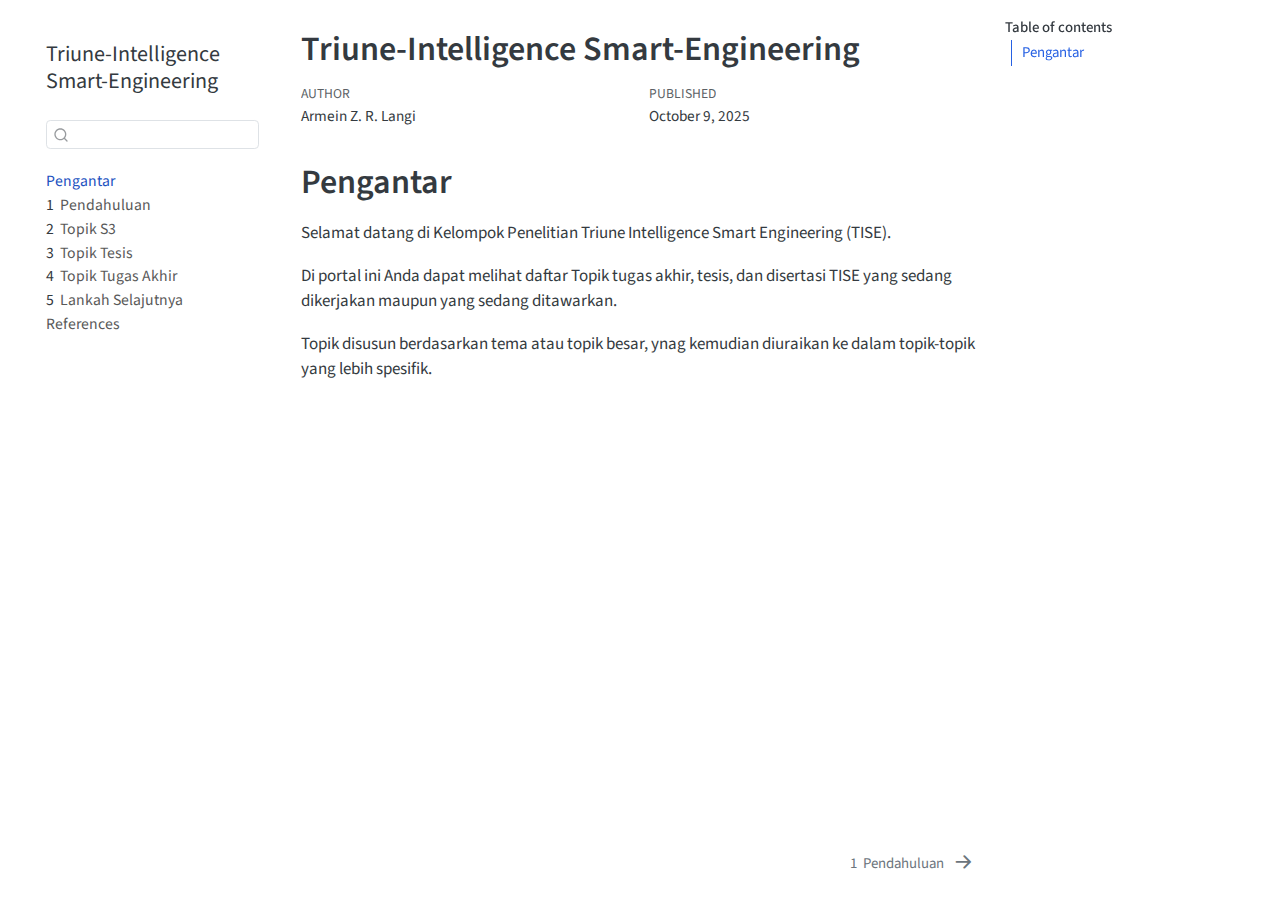
<file: docs/index.html>
<!DOCTYPE html>
<html xmlns="http://www.w3.org/1999/xhtml" lang="en" xml:lang="en"><head>

<meta charset="utf-8">
<meta name="generator" content="quarto-1.8.24">

<meta name="viewport" content="width=device-width, initial-scale=1.0, user-scalable=yes">

<meta name="author" content="Armein Z. R. Langi">
<meta name="dcterms.date" content="2025-10-09">

<title>Triune-Intelligence Smart-Engineering</title>
<style>
code{white-space: pre-wrap;}
span.smallcaps{font-variant: small-caps;}
div.columns{display: flex; gap: min(4vw, 1.5em);}
div.column{flex: auto; overflow-x: auto;}
div.hanging-indent{margin-left: 1.5em; text-indent: -1.5em;}
ul.task-list{list-style: none;}
ul.task-list li input[type="checkbox"] {
  width: 0.8em;
  margin: 0 0.8em 0.2em -1em; /* quarto-specific, see https://github.com/quarto-dev/quarto-cli/issues/4556 */ 
  vertical-align: middle;
}
</style>


<script src="site_libs/quarto-nav/quarto-nav.js"></script>
<script src="site_libs/quarto-nav/headroom.min.js"></script>
<script src="site_libs/clipboard/clipboard.min.js"></script>
<script src="site_libs/quarto-search/autocomplete.umd.js"></script>
<script src="site_libs/quarto-search/fuse.min.js"></script>
<script src="site_libs/quarto-search/quarto-search.js"></script>
<meta name="quarto:offset" content="./">
<link href="./intro.html" rel="next">
<script src="site_libs/quarto-html/quarto.js" type="module"></script>
<script src="site_libs/quarto-html/tabsets/tabsets.js" type="module"></script>
<script src="site_libs/quarto-html/axe/axe-check.js" type="module"></script>
<script src="site_libs/quarto-html/popper.min.js"></script>
<script src="site_libs/quarto-html/tippy.umd.min.js"></script>
<script src="site_libs/quarto-html/anchor.min.js"></script>
<link href="site_libs/quarto-html/tippy.css" rel="stylesheet">
<link href="site_libs/quarto-html/quarto-syntax-highlighting-dc55a5b9e770e841cd82e46aadbfb9b0.css" rel="stylesheet" id="quarto-text-highlighting-styles">
<script src="site_libs/bootstrap/bootstrap.min.js"></script>
<link href="site_libs/bootstrap/bootstrap-icons.css" rel="stylesheet">
<link href="site_libs/bootstrap/bootstrap-70a47bd5681a7291082a5b9f83d58762.min.css" rel="stylesheet" append-hash="true" id="quarto-bootstrap" data-mode="light">
<script id="quarto-search-options" type="application/json">{
  "location": "sidebar",
  "copy-button": false,
  "collapse-after": 3,
  "panel-placement": "start",
  "type": "textbox",
  "limit": 50,
  "keyboard-shortcut": [
    "f",
    "/",
    "s"
  ],
  "show-item-context": false,
  "language": {
    "search-no-results-text": "No results",
    "search-matching-documents-text": "matching documents",
    "search-copy-link-title": "Copy link to search",
    "search-hide-matches-text": "Hide additional matches",
    "search-more-match-text": "more match in this document",
    "search-more-matches-text": "more matches in this document",
    "search-clear-button-title": "Clear",
    "search-text-placeholder": "",
    "search-detached-cancel-button-title": "Cancel",
    "search-submit-button-title": "Submit",
    "search-label": "Search"
  }
}</script>


</head>

<body class="nav-sidebar floating quarto-light">

<div id="quarto-search-results"></div>
  <header id="quarto-header" class="headroom fixed-top">
  <nav class="quarto-secondary-nav">
    <div class="container-fluid d-flex">
      <button type="button" class="quarto-btn-toggle btn" data-bs-toggle="collapse" role="button" data-bs-target=".quarto-sidebar-collapse-item" aria-controls="quarto-sidebar" aria-expanded="false" aria-label="Toggle sidebar navigation" onclick="if (window.quartoToggleHeadroom) { window.quartoToggleHeadroom(); }">
        <i class="bi bi-layout-text-sidebar-reverse"></i>
      </button>
        <nav class="quarto-page-breadcrumbs" aria-label="breadcrumb"><ol class="breadcrumb"><li class="breadcrumb-item"><a href="./index.html">Pengantar</a></li></ol></nav>
        <a class="flex-grow-1" role="navigation" data-bs-toggle="collapse" data-bs-target=".quarto-sidebar-collapse-item" aria-controls="quarto-sidebar" aria-expanded="false" aria-label="Toggle sidebar navigation" onclick="if (window.quartoToggleHeadroom) { window.quartoToggleHeadroom(); }">      
        </a>
      <button type="button" class="btn quarto-search-button" aria-label="Search" onclick="window.quartoOpenSearch();">
        <i class="bi bi-search"></i>
      </button>
    </div>
  </nav>
</header>
<!-- content -->
<div id="quarto-content" class="quarto-container page-columns page-rows-contents page-layout-article">
<!-- sidebar -->
  <nav id="quarto-sidebar" class="sidebar collapse collapse-horizontal quarto-sidebar-collapse-item sidebar-navigation floating overflow-auto">
    <div class="pt-lg-2 mt-2 text-left sidebar-header sidebar-header-stacked">
      <a href="./index.html" class="sidebar-logo-link">
      </a>
    <div class="sidebar-title mb-0 py-0">
      <a href="./">Triune-Intelligence Smart-Engineering</a> 
    </div>
      </div>
        <div class="mt-2 flex-shrink-0 align-items-center">
        <div class="sidebar-search">
        <div id="quarto-search" class="" title="Search"></div>
        </div>
        </div>
    <div class="sidebar-menu-container"> 
    <ul class="list-unstyled mt-1">
        <li class="sidebar-item">
  <div class="sidebar-item-container"> 
  <a href="./index.html" class="sidebar-item-text sidebar-link active">
 <span class="menu-text">Pengantar</span></a>
  </div>
</li>
        <li class="sidebar-item">
  <div class="sidebar-item-container"> 
  <a href="./intro.html" class="sidebar-item-text sidebar-link">
 <span class="menu-text"><span class="chapter-number">1</span>&nbsp; <span class="chapter-title">Pendahuluan</span></span></a>
  </div>
</li>
        <li class="sidebar-item">
  <div class="sidebar-item-container"> 
  <a href="./topik-s3.html" class="sidebar-item-text sidebar-link">
 <span class="menu-text"><span class="chapter-number">2</span>&nbsp; <span class="chapter-title">Topik S3</span></span></a>
  </div>
</li>
        <li class="sidebar-item">
  <div class="sidebar-item-container"> 
  <a href="./topik-s2.html" class="sidebar-item-text sidebar-link">
 <span class="menu-text"><span class="chapter-number">3</span>&nbsp; <span class="chapter-title">Topik Tesis</span></span></a>
  </div>
</li>
        <li class="sidebar-item">
  <div class="sidebar-item-container"> 
  <a href="./topik-s1.html" class="sidebar-item-text sidebar-link">
 <span class="menu-text"><span class="chapter-number">4</span>&nbsp; <span class="chapter-title">Topik Tugas Akhir</span></span></a>
  </div>
</li>
        <li class="sidebar-item">
  <div class="sidebar-item-container"> 
  <a href="./summary.html" class="sidebar-item-text sidebar-link">
 <span class="menu-text"><span class="chapter-number">5</span>&nbsp; <span class="chapter-title">Lankah Selajutnya</span></span></a>
  </div>
</li>
        <li class="sidebar-item">
  <div class="sidebar-item-container"> 
  <a href="./references.html" class="sidebar-item-text sidebar-link">
 <span class="menu-text">References</span></a>
  </div>
</li>
    </ul>
    </div>
</nav>
<div id="quarto-sidebar-glass" class="quarto-sidebar-collapse-item" data-bs-toggle="collapse" data-bs-target=".quarto-sidebar-collapse-item"></div>
<!-- margin-sidebar -->
    <div id="quarto-margin-sidebar" class="sidebar margin-sidebar">
        <nav id="TOC" role="doc-toc" class="toc-active">
    <h2 id="toc-title">Table of contents</h2>
   
  <ul>
  <li><a href="#pengantar" id="toc-pengantar" class="nav-link active" data-scroll-target="#pengantar">Pengantar</a></li>
  </ul>
</nav>
    </div>
<!-- main -->
<main class="content" id="quarto-document-content">

<header id="title-block-header" class="quarto-title-block default">
<div class="quarto-title">
<h1 class="title">Triune-Intelligence Smart-Engineering</h1>
</div>



<div class="quarto-title-meta">

    <div>
    <div class="quarto-title-meta-heading">Author</div>
    <div class="quarto-title-meta-contents">
             <p>Armein Z. R. Langi </p>
          </div>
  </div>
    
    <div>
    <div class="quarto-title-meta-heading">Published</div>
    <div class="quarto-title-meta-contents">
      <p class="date">October 9, 2025</p>
    </div>
  </div>
  
    
  </div>
  


</header>


<section id="pengantar" class="level1 unnumbered">
<h1 class="unnumbered">Pengantar</h1>
<p>Selamat datang di Kelompok Penelitian Triune Intelligence Smart Engineering (TISE).</p>
<p>Di portal ini Anda dapat melihat daftar Topik tugas akhir, tesis, dan disertasi TISE yang sedang dikerjakan maupun yang sedang ditawarkan.</p>
<p>Topik disusun berdasarkan tema atau topik besar, ynag kemudian diuraikan ke dalam topik-topik yang lebih spesifik.</p>


</section>

</main> <!-- /main -->
<script id="quarto-html-after-body" type="application/javascript">
  window.document.addEventListener("DOMContentLoaded", function (event) {
    const icon = "";
    const anchorJS = new window.AnchorJS();
    anchorJS.options = {
      placement: 'right',
      icon: icon
    };
    anchorJS.add('.anchored');
    const isCodeAnnotation = (el) => {
      for (const clz of el.classList) {
        if (clz.startsWith('code-annotation-')) {                     
          return true;
        }
      }
      return false;
    }
    const onCopySuccess = function(e) {
      // button target
      const button = e.trigger;
      // don't keep focus
      button.blur();
      // flash "checked"
      button.classList.add('code-copy-button-checked');
      var currentTitle = button.getAttribute("title");
      button.setAttribute("title", "Copied!");
      let tooltip;
      if (window.bootstrap) {
        button.setAttribute("data-bs-toggle", "tooltip");
        button.setAttribute("data-bs-placement", "left");
        button.setAttribute("data-bs-title", "Copied!");
        tooltip = new bootstrap.Tooltip(button, 
          { trigger: "manual", 
            customClass: "code-copy-button-tooltip",
            offset: [0, -8]});
        tooltip.show();    
      }
      setTimeout(function() {
        if (tooltip) {
          tooltip.hide();
          button.removeAttribute("data-bs-title");
          button.removeAttribute("data-bs-toggle");
          button.removeAttribute("data-bs-placement");
        }
        button.setAttribute("title", currentTitle);
        button.classList.remove('code-copy-button-checked');
      }, 1000);
      // clear code selection
      e.clearSelection();
    }
    const getTextToCopy = function(trigger) {
      const outerScaffold = trigger.parentElement.cloneNode(true);
      const codeEl = outerScaffold.querySelector('code');
      for (const childEl of codeEl.children) {
        if (isCodeAnnotation(childEl)) {
          childEl.remove();
        }
      }
      return codeEl.innerText;
    }
    const clipboard = new window.ClipboardJS('.code-copy-button:not([data-in-quarto-modal])', {
      text: getTextToCopy
    });
    clipboard.on('success', onCopySuccess);
    if (window.document.getElementById('quarto-embedded-source-code-modal')) {
      const clipboardModal = new window.ClipboardJS('.code-copy-button[data-in-quarto-modal]', {
        text: getTextToCopy,
        container: window.document.getElementById('quarto-embedded-source-code-modal')
      });
      clipboardModal.on('success', onCopySuccess);
    }
      var localhostRegex = new RegExp(/^(?:http|https):\/\/localhost\:?[0-9]*\//);
      var mailtoRegex = new RegExp(/^mailto:/);
        var filterRegex = new RegExp('/' + window.location.host + '/');
      var isInternal = (href) => {
          return filterRegex.test(href) || localhostRegex.test(href) || mailtoRegex.test(href);
      }
      // Inspect non-navigation links and adorn them if external
     var links = window.document.querySelectorAll('a[href]:not(.nav-link):not(.navbar-brand):not(.toc-action):not(.sidebar-link):not(.sidebar-item-toggle):not(.pagination-link):not(.no-external):not([aria-hidden]):not(.dropdown-item):not(.quarto-navigation-tool):not(.about-link)');
      for (var i=0; i<links.length; i++) {
        const link = links[i];
        if (!isInternal(link.href)) {
          // undo the damage that might have been done by quarto-nav.js in the case of
          // links that we want to consider external
          if (link.dataset.originalHref !== undefined) {
            link.href = link.dataset.originalHref;
          }
        }
      }
    function tippyHover(el, contentFn, onTriggerFn, onUntriggerFn) {
      const config = {
        allowHTML: true,
        maxWidth: 500,
        delay: 100,
        arrow: false,
        appendTo: function(el) {
            return el.parentElement;
        },
        interactive: true,
        interactiveBorder: 10,
        theme: 'quarto',
        placement: 'bottom-start',
      };
      if (contentFn) {
        config.content = contentFn;
      }
      if (onTriggerFn) {
        config.onTrigger = onTriggerFn;
      }
      if (onUntriggerFn) {
        config.onUntrigger = onUntriggerFn;
      }
      window.tippy(el, config); 
    }
    const noterefs = window.document.querySelectorAll('a[role="doc-noteref"]');
    for (var i=0; i<noterefs.length; i++) {
      const ref = noterefs[i];
      tippyHover(ref, function() {
        // use id or data attribute instead here
        let href = ref.getAttribute('data-footnote-href') || ref.getAttribute('href');
        try { href = new URL(href).hash; } catch {}
        const id = href.replace(/^#\/?/, "");
        const note = window.document.getElementById(id);
        if (note) {
          return note.innerHTML;
        } else {
          return "";
        }
      });
    }
    const xrefs = window.document.querySelectorAll('a.quarto-xref');
    const processXRef = (id, note) => {
      // Strip column container classes
      const stripColumnClz = (el) => {
        el.classList.remove("page-full", "page-columns");
        if (el.children) {
          for (const child of el.children) {
            stripColumnClz(child);
          }
        }
      }
      stripColumnClz(note)
      if (id === null || id.startsWith('sec-')) {
        // Special case sections, only their first couple elements
        const container = document.createElement("div");
        if (note.children && note.children.length > 2) {
          container.appendChild(note.children[0].cloneNode(true));
          for (let i = 1; i < note.children.length; i++) {
            const child = note.children[i];
            if (child.tagName === "P" && child.innerText === "") {
              continue;
            } else {
              container.appendChild(child.cloneNode(true));
              break;
            }
          }
          if (window.Quarto?.typesetMath) {
            window.Quarto.typesetMath(container);
          }
          return container.innerHTML
        } else {
          if (window.Quarto?.typesetMath) {
            window.Quarto.typesetMath(note);
          }
          return note.innerHTML;
        }
      } else {
        // Remove any anchor links if they are present
        const anchorLink = note.querySelector('a.anchorjs-link');
        if (anchorLink) {
          anchorLink.remove();
        }
        if (window.Quarto?.typesetMath) {
          window.Quarto.typesetMath(note);
        }
        if (note.classList.contains("callout")) {
          return note.outerHTML;
        } else {
          return note.innerHTML;
        }
      }
    }
    for (var i=0; i<xrefs.length; i++) {
      const xref = xrefs[i];
      tippyHover(xref, undefined, function(instance) {
        instance.disable();
        let url = xref.getAttribute('href');
        let hash = undefined; 
        if (url.startsWith('#')) {
          hash = url;
        } else {
          try { hash = new URL(url).hash; } catch {}
        }
        if (hash) {
          const id = hash.replace(/^#\/?/, "");
          const note = window.document.getElementById(id);
          if (note !== null) {
            try {
              const html = processXRef(id, note.cloneNode(true));
              instance.setContent(html);
            } finally {
              instance.enable();
              instance.show();
            }
          } else {
            // See if we can fetch this
            fetch(url.split('#')[0])
            .then(res => res.text())
            .then(html => {
              const parser = new DOMParser();
              const htmlDoc = parser.parseFromString(html, "text/html");
              const note = htmlDoc.getElementById(id);
              if (note !== null) {
                const html = processXRef(id, note);
                instance.setContent(html);
              } 
            }).finally(() => {
              instance.enable();
              instance.show();
            });
          }
        } else {
          // See if we can fetch a full url (with no hash to target)
          // This is a special case and we should probably do some content thinning / targeting
          fetch(url)
          .then(res => res.text())
          .then(html => {
            const parser = new DOMParser();
            const htmlDoc = parser.parseFromString(html, "text/html");
            const note = htmlDoc.querySelector('main.content');
            if (note !== null) {
              // This should only happen for chapter cross references
              // (since there is no id in the URL)
              // remove the first header
              if (note.children.length > 0 && note.children[0].tagName === "HEADER") {
                note.children[0].remove();
              }
              const html = processXRef(null, note);
              instance.setContent(html);
            } 
          }).finally(() => {
            instance.enable();
            instance.show();
          });
        }
      }, function(instance) {
      });
    }
        let selectedAnnoteEl;
        const selectorForAnnotation = ( cell, annotation) => {
          let cellAttr = 'data-code-cell="' + cell + '"';
          let lineAttr = 'data-code-annotation="' +  annotation + '"';
          const selector = 'span[' + cellAttr + '][' + lineAttr + ']';
          return selector;
        }
        const selectCodeLines = (annoteEl) => {
          const doc = window.document;
          const targetCell = annoteEl.getAttribute("data-target-cell");
          const targetAnnotation = annoteEl.getAttribute("data-target-annotation");
          const annoteSpan = window.document.querySelector(selectorForAnnotation(targetCell, targetAnnotation));
          const lines = annoteSpan.getAttribute("data-code-lines").split(",");
          const lineIds = lines.map((line) => {
            return targetCell + "-" + line;
          })
          let top = null;
          let height = null;
          let parent = null;
          if (lineIds.length > 0) {
              //compute the position of the single el (top and bottom and make a div)
              const el = window.document.getElementById(lineIds[0]);
              top = el.offsetTop;
              height = el.offsetHeight;
              parent = el.parentElement.parentElement;
            if (lineIds.length > 1) {
              const lastEl = window.document.getElementById(lineIds[lineIds.length - 1]);
              const bottom = lastEl.offsetTop + lastEl.offsetHeight;
              height = bottom - top;
            }
            if (top !== null && height !== null && parent !== null) {
              // cook up a div (if necessary) and position it 
              let div = window.document.getElementById("code-annotation-line-highlight");
              if (div === null) {
                div = window.document.createElement("div");
                div.setAttribute("id", "code-annotation-line-highlight");
                div.style.position = 'absolute';
                parent.appendChild(div);
              }
              div.style.top = top - 2 + "px";
              div.style.height = height + 4 + "px";
              div.style.left = 0;
              let gutterDiv = window.document.getElementById("code-annotation-line-highlight-gutter");
              if (gutterDiv === null) {
                gutterDiv = window.document.createElement("div");
                gutterDiv.setAttribute("id", "code-annotation-line-highlight-gutter");
                gutterDiv.style.position = 'absolute';
                const codeCell = window.document.getElementById(targetCell);
                const gutter = codeCell.querySelector('.code-annotation-gutter');
                gutter.appendChild(gutterDiv);
              }
              gutterDiv.style.top = top - 2 + "px";
              gutterDiv.style.height = height + 4 + "px";
            }
            selectedAnnoteEl = annoteEl;
          }
        };
        const unselectCodeLines = () => {
          const elementsIds = ["code-annotation-line-highlight", "code-annotation-line-highlight-gutter"];
          elementsIds.forEach((elId) => {
            const div = window.document.getElementById(elId);
            if (div) {
              div.remove();
            }
          });
          selectedAnnoteEl = undefined;
        };
          // Handle positioning of the toggle
      window.addEventListener(
        "resize",
        throttle(() => {
          elRect = undefined;
          if (selectedAnnoteEl) {
            selectCodeLines(selectedAnnoteEl);
          }
        }, 10)
      );
      function throttle(fn, ms) {
      let throttle = false;
      let timer;
        return (...args) => {
          if(!throttle) { // first call gets through
              fn.apply(this, args);
              throttle = true;
          } else { // all the others get throttled
              if(timer) clearTimeout(timer); // cancel #2
              timer = setTimeout(() => {
                fn.apply(this, args);
                timer = throttle = false;
              }, ms);
          }
        };
      }
        // Attach click handler to the DT
        const annoteDls = window.document.querySelectorAll('dt[data-target-cell]');
        for (const annoteDlNode of annoteDls) {
          annoteDlNode.addEventListener('click', (event) => {
            const clickedEl = event.target;
            if (clickedEl !== selectedAnnoteEl) {
              unselectCodeLines();
              const activeEl = window.document.querySelector('dt[data-target-cell].code-annotation-active');
              if (activeEl) {
                activeEl.classList.remove('code-annotation-active');
              }
              selectCodeLines(clickedEl);
              clickedEl.classList.add('code-annotation-active');
            } else {
              // Unselect the line
              unselectCodeLines();
              clickedEl.classList.remove('code-annotation-active');
            }
          });
        }
    const findCites = (el) => {
      const parentEl = el.parentElement;
      if (parentEl) {
        const cites = parentEl.dataset.cites;
        if (cites) {
          return {
            el,
            cites: cites.split(' ')
          };
        } else {
          return findCites(el.parentElement)
        }
      } else {
        return undefined;
      }
    };
    var bibliorefs = window.document.querySelectorAll('a[role="doc-biblioref"]');
    for (var i=0; i<bibliorefs.length; i++) {
      const ref = bibliorefs[i];
      const citeInfo = findCites(ref);
      if (citeInfo) {
        tippyHover(citeInfo.el, function() {
          var popup = window.document.createElement('div');
          citeInfo.cites.forEach(function(cite) {
            var citeDiv = window.document.createElement('div');
            citeDiv.classList.add('hanging-indent');
            citeDiv.classList.add('csl-entry');
            var biblioDiv = window.document.getElementById('ref-' + cite);
            if (biblioDiv) {
              citeDiv.innerHTML = biblioDiv.innerHTML;
            }
            popup.appendChild(citeDiv);
          });
          return popup.innerHTML;
        });
      }
    }
  });
  </script>
<nav class="page-navigation">
  <div class="nav-page nav-page-previous">
  </div>
  <div class="nav-page nav-page-next">
      <a href="./intro.html" class="pagination-link" aria-label="Pendahuluan">
        <span class="nav-page-text"><span class="chapter-number">1</span>&nbsp; <span class="chapter-title">Pendahuluan</span></span> <i class="bi bi-arrow-right-short"></i>
      </a>
  </div>
</nav>
</div> <!-- /content -->




</body></html>
</file>
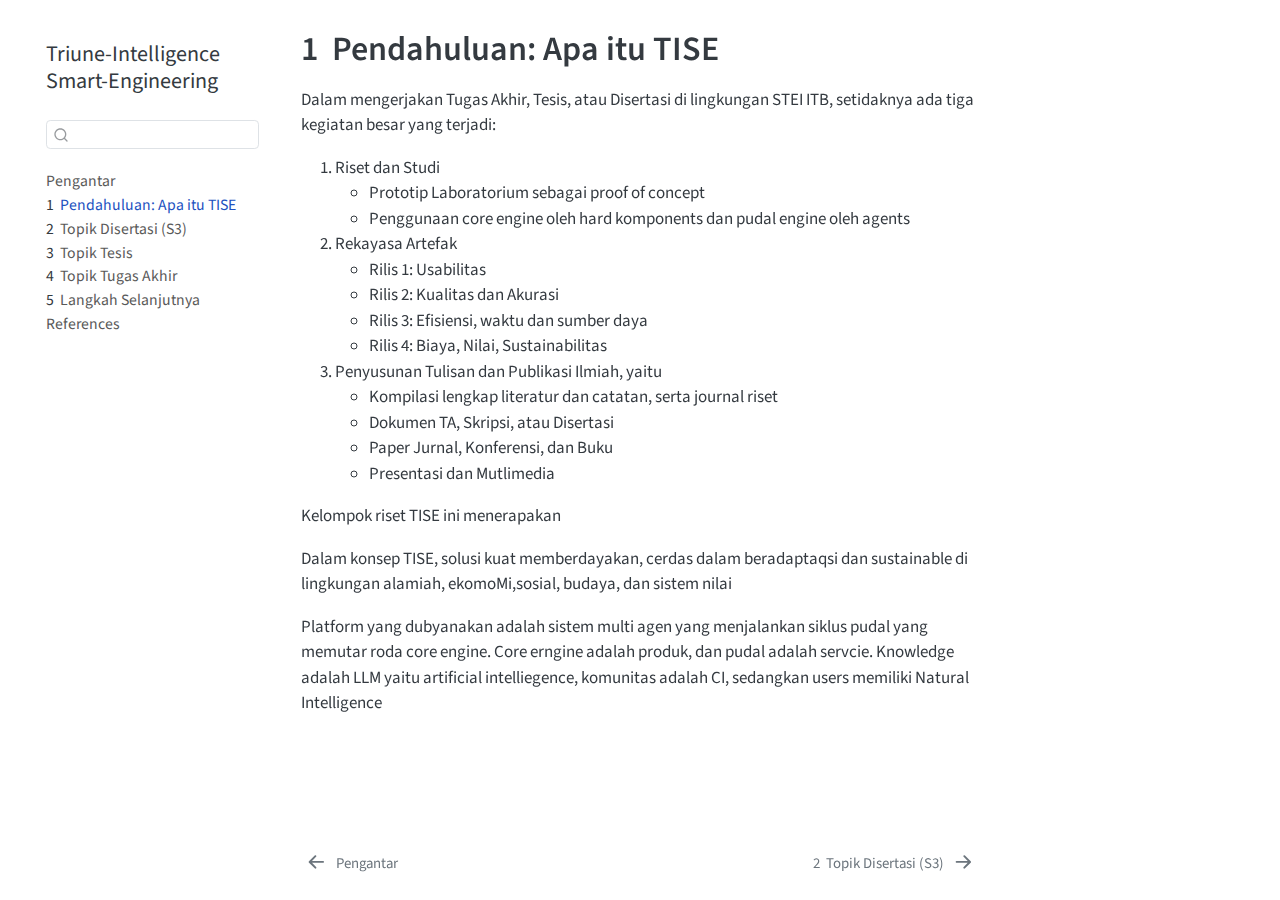
<file: docs/intro.html>
<!DOCTYPE html>
<html xmlns="http://www.w3.org/1999/xhtml" lang="en" xml:lang="en"><head>

<meta charset="utf-8">
<meta name="generator" content="quarto-1.8.24">

<meta name="viewport" content="width=device-width, initial-scale=1.0, user-scalable=yes">


<title>1&nbsp; Pendahuluan: Apa itu TISE – Triune-Intelligence Smart-Engineering</title>
<style>
code{white-space: pre-wrap;}
span.smallcaps{font-variant: small-caps;}
div.columns{display: flex; gap: min(4vw, 1.5em);}
div.column{flex: auto; overflow-x: auto;}
div.hanging-indent{margin-left: 1.5em; text-indent: -1.5em;}
ul.task-list{list-style: none;}
ul.task-list li input[type="checkbox"] {
  width: 0.8em;
  margin: 0 0.8em 0.2em -1em; /* quarto-specific, see https://github.com/quarto-dev/quarto-cli/issues/4556 */ 
  vertical-align: middle;
}
</style>


<script src="site_libs/quarto-nav/quarto-nav.js"></script>
<script src="site_libs/quarto-nav/headroom.min.js"></script>
<script src="site_libs/clipboard/clipboard.min.js"></script>
<script src="site_libs/quarto-search/autocomplete.umd.js"></script>
<script src="site_libs/quarto-search/fuse.min.js"></script>
<script src="site_libs/quarto-search/quarto-search.js"></script>
<meta name="quarto:offset" content="./">
<link href="./topik-s3.html" rel="next">
<link href="./index.html" rel="prev">
<script src="site_libs/quarto-html/quarto.js" type="module"></script>
<script src="site_libs/quarto-html/tabsets/tabsets.js" type="module"></script>
<script src="site_libs/quarto-html/axe/axe-check.js" type="module"></script>
<script src="site_libs/quarto-html/popper.min.js"></script>
<script src="site_libs/quarto-html/tippy.umd.min.js"></script>
<script src="site_libs/quarto-html/anchor.min.js"></script>
<link href="site_libs/quarto-html/tippy.css" rel="stylesheet">
<link href="site_libs/quarto-html/quarto-syntax-highlighting-dc55a5b9e770e841cd82e46aadbfb9b0.css" rel="stylesheet" id="quarto-text-highlighting-styles">
<script src="site_libs/bootstrap/bootstrap.min.js"></script>
<link href="site_libs/bootstrap/bootstrap-icons.css" rel="stylesheet">
<link href="site_libs/bootstrap/bootstrap-2d3d50682d03e2815b63c4e032ea834e.min.css" rel="stylesheet" append-hash="true" id="quarto-bootstrap" data-mode="light">
<script id="quarto-search-options" type="application/json">{
  "location": "sidebar",
  "copy-button": false,
  "collapse-after": 3,
  "panel-placement": "start",
  "type": "textbox",
  "limit": 50,
  "keyboard-shortcut": [
    "f",
    "/",
    "s"
  ],
  "show-item-context": false,
  "language": {
    "search-no-results-text": "No results",
    "search-matching-documents-text": "matching documents",
    "search-copy-link-title": "Copy link to search",
    "search-hide-matches-text": "Hide additional matches",
    "search-more-match-text": "more match in this document",
    "search-more-matches-text": "more matches in this document",
    "search-clear-button-title": "Clear",
    "search-text-placeholder": "",
    "search-detached-cancel-button-title": "Cancel",
    "search-submit-button-title": "Submit",
    "search-label": "Search"
  }
}</script>


</head>

<body class="nav-sidebar floating quarto-light">

<div id="quarto-search-results"></div>
  <header id="quarto-header" class="headroom fixed-top">
  <nav class="quarto-secondary-nav">
    <div class="container-fluid d-flex">
      <button type="button" class="quarto-btn-toggle btn" data-bs-toggle="collapse" role="button" data-bs-target=".quarto-sidebar-collapse-item" aria-controls="quarto-sidebar" aria-expanded="false" aria-label="Toggle sidebar navigation" onclick="if (window.quartoToggleHeadroom) { window.quartoToggleHeadroom(); }">
        <i class="bi bi-layout-text-sidebar-reverse"></i>
      </button>
        <nav class="quarto-page-breadcrumbs" aria-label="breadcrumb"><ol class="breadcrumb"><li class="breadcrumb-item"><a href="./intro.html"><span class="chapter-number">1</span>&nbsp; <span class="chapter-title">Pendahuluan: Apa itu TISE</span></a></li></ol></nav>
        <a class="flex-grow-1" role="navigation" data-bs-toggle="collapse" data-bs-target=".quarto-sidebar-collapse-item" aria-controls="quarto-sidebar" aria-expanded="false" aria-label="Toggle sidebar navigation" onclick="if (window.quartoToggleHeadroom) { window.quartoToggleHeadroom(); }">      
        </a>
      <button type="button" class="btn quarto-search-button" aria-label="Search" onclick="window.quartoOpenSearch();">
        <i class="bi bi-search"></i>
      </button>
    </div>
  </nav>
</header>
<!-- content -->
<div id="quarto-content" class="quarto-container page-columns page-rows-contents page-layout-article">
<!-- sidebar -->
  <nav id="quarto-sidebar" class="sidebar collapse collapse-horizontal quarto-sidebar-collapse-item sidebar-navigation floating overflow-auto">
    <div class="pt-lg-2 mt-2 text-left sidebar-header sidebar-header-stacked">
      <a href="./index.html" class="sidebar-logo-link">
      </a>
    <div class="sidebar-title mb-0 py-0">
      <a href="./">Triune-Intelligence Smart-Engineering</a> 
    </div>
      </div>
        <div class="mt-2 flex-shrink-0 align-items-center">
        <div class="sidebar-search">
        <div id="quarto-search" class="" title="Search"></div>
        </div>
        </div>
    <div class="sidebar-menu-container"> 
    <ul class="list-unstyled mt-1">
        <li class="sidebar-item">
  <div class="sidebar-item-container"> 
  <a href="./index.html" class="sidebar-item-text sidebar-link">
 <span class="menu-text">Pengantar</span></a>
  </div>
</li>
        <li class="sidebar-item">
  <div class="sidebar-item-container"> 
  <a href="./intro.html" class="sidebar-item-text sidebar-link active">
 <span class="menu-text"><span class="chapter-number">1</span>&nbsp; <span class="chapter-title">Pendahuluan: Apa itu TISE</span></span></a>
  </div>
</li>
        <li class="sidebar-item">
  <div class="sidebar-item-container"> 
  <a href="./topik-s3.html" class="sidebar-item-text sidebar-link">
 <span class="menu-text"><span class="chapter-number">2</span>&nbsp; <span class="chapter-title">Topik Disertasi (S3)</span></span></a>
  </div>
</li>
        <li class="sidebar-item">
  <div class="sidebar-item-container"> 
  <a href="./topik-s2.html" class="sidebar-item-text sidebar-link">
 <span class="menu-text"><span class="chapter-number">3</span>&nbsp; <span class="chapter-title">Topik Tesis</span></span></a>
  </div>
</li>
        <li class="sidebar-item">
  <div class="sidebar-item-container"> 
  <a href="./topik-s1.html" class="sidebar-item-text sidebar-link">
 <span class="menu-text"><span class="chapter-number">4</span>&nbsp; <span class="chapter-title">Topik Tugas Akhir</span></span></a>
  </div>
</li>
        <li class="sidebar-item">
  <div class="sidebar-item-container"> 
  <a href="./summary.html" class="sidebar-item-text sidebar-link">
 <span class="menu-text"><span class="chapter-number">5</span>&nbsp; <span class="chapter-title">Langkah Selanjutnya</span></span></a>
  </div>
</li>
        <li class="sidebar-item">
  <div class="sidebar-item-container"> 
  <a href="./references.html" class="sidebar-item-text sidebar-link">
 <span class="menu-text">References</span></a>
  </div>
</li>
    </ul>
    </div>
</nav>
<div id="quarto-sidebar-glass" class="quarto-sidebar-collapse-item" data-bs-toggle="collapse" data-bs-target=".quarto-sidebar-collapse-item"></div>
<!-- margin-sidebar -->
    <div id="quarto-margin-sidebar" class="sidebar margin-sidebar zindex-bottom">
        
    </div>
<!-- main -->
<main class="content" id="quarto-document-content">

<header id="title-block-header" class="quarto-title-block default">
<div class="quarto-title">
<h1 class="title"><span class="chapter-number">1</span>&nbsp; <span class="chapter-title">Pendahuluan: Apa itu TISE</span></h1>
</div>



<div class="quarto-title-meta">

    
  
    
  </div>
  


</header>


<p>Dalam mengerjakan Tugas Akhir, Tesis, atau Disertasi di lingkungan STEI ITB, setidaknya ada tiga kegiatan besar yang terjadi:</p>
<ol type="1">
<li>Riset dan Studi
<ul>
<li>Prototip Laboratorium sebagai proof of concept</li>
<li>Penggunaan core engine oleh hard komponents dan pudal engine oleh agents</li>
</ul></li>
<li>Rekayasa Artefak
<ul>
<li>Rilis 1: Usabilitas</li>
<li>Rilis 2: Kualitas dan Akurasi</li>
<li>Rilis 3: Efisiensi, waktu dan sumber daya</li>
<li>Rilis 4: Biaya, Nilai, Sustainabilitas</li>
</ul></li>
<li>Penyusunan Tulisan dan Publikasi Ilmiah, yaitu
<ul>
<li>Kompilasi lengkap literatur dan catatan, serta journal riset</li>
<li>Dokumen TA, Skripsi, atau Disertasi</li>
<li>Paper Jurnal, Konferensi, dan Buku</li>
<li>Presentasi dan Mutlimedia</li>
</ul></li>
</ol>
<p>Kelompok riset TISE ini menerapakan</p>
<p>Dalam konsep TISE, solusi kuat memberdayakan, cerdas dalam beradaptaqsi dan sustainable di lingkungan alamiah, ekomoMi,sosial, budaya, dan sistem nilai</p>
<p>Platform yang dubyanakan adalah sistem multi agen yang menjalankan siklus pudal yang memutar roda core engine. Core erngine adalah produk, dan pudal adalah servcie. Knowledge adalah LLM yaitu artificial intelliegence, komunitas adalah CI, sedangkan users memiliki Natural Intelligence</p>



</main> <!-- /main -->
<script id="quarto-html-after-body" type="application/javascript">
  window.document.addEventListener("DOMContentLoaded", function (event) {
    const icon = "";
    const anchorJS = new window.AnchorJS();
    anchorJS.options = {
      placement: 'right',
      icon: icon
    };
    anchorJS.add('.anchored');
    const isCodeAnnotation = (el) => {
      for (const clz of el.classList) {
        if (clz.startsWith('code-annotation-')) {                     
          return true;
        }
      }
      return false;
    }
    const onCopySuccess = function(e) {
      // button target
      const button = e.trigger;
      // don't keep focus
      button.blur();
      // flash "checked"
      button.classList.add('code-copy-button-checked');
      var currentTitle = button.getAttribute("title");
      button.setAttribute("title", "Copied!");
      let tooltip;
      if (window.bootstrap) {
        button.setAttribute("data-bs-toggle", "tooltip");
        button.setAttribute("data-bs-placement", "left");
        button.setAttribute("data-bs-title", "Copied!");
        tooltip = new bootstrap.Tooltip(button, 
          { trigger: "manual", 
            customClass: "code-copy-button-tooltip",
            offset: [0, -8]});
        tooltip.show();    
      }
      setTimeout(function() {
        if (tooltip) {
          tooltip.hide();
          button.removeAttribute("data-bs-title");
          button.removeAttribute("data-bs-toggle");
          button.removeAttribute("data-bs-placement");
        }
        button.setAttribute("title", currentTitle);
        button.classList.remove('code-copy-button-checked');
      }, 1000);
      // clear code selection
      e.clearSelection();
    }
    const getTextToCopy = function(trigger) {
      const outerScaffold = trigger.parentElement.cloneNode(true);
      const codeEl = outerScaffold.querySelector('code');
      for (const childEl of codeEl.children) {
        if (isCodeAnnotation(childEl)) {
          childEl.remove();
        }
      }
      return codeEl.innerText;
    }
    const clipboard = new window.ClipboardJS('.code-copy-button:not([data-in-quarto-modal])', {
      text: getTextToCopy
    });
    clipboard.on('success', onCopySuccess);
    if (window.document.getElementById('quarto-embedded-source-code-modal')) {
      const clipboardModal = new window.ClipboardJS('.code-copy-button[data-in-quarto-modal]', {
        text: getTextToCopy,
        container: window.document.getElementById('quarto-embedded-source-code-modal')
      });
      clipboardModal.on('success', onCopySuccess);
    }
      var localhostRegex = new RegExp(/^(?:http|https):\/\/localhost\:?[0-9]*\//);
      var mailtoRegex = new RegExp(/^mailto:/);
        var filterRegex = new RegExp('/' + window.location.host + '/');
      var isInternal = (href) => {
          return filterRegex.test(href) || localhostRegex.test(href) || mailtoRegex.test(href);
      }
      // Inspect non-navigation links and adorn them if external
     var links = window.document.querySelectorAll('a[href]:not(.nav-link):not(.navbar-brand):not(.toc-action):not(.sidebar-link):not(.sidebar-item-toggle):not(.pagination-link):not(.no-external):not([aria-hidden]):not(.dropdown-item):not(.quarto-navigation-tool):not(.about-link)');
      for (var i=0; i<links.length; i++) {
        const link = links[i];
        if (!isInternal(link.href)) {
          // undo the damage that might have been done by quarto-nav.js in the case of
          // links that we want to consider external
          if (link.dataset.originalHref !== undefined) {
            link.href = link.dataset.originalHref;
          }
        }
      }
    function tippyHover(el, contentFn, onTriggerFn, onUntriggerFn) {
      const config = {
        allowHTML: true,
        maxWidth: 500,
        delay: 100,
        arrow: false,
        appendTo: function(el) {
            return el.parentElement;
        },
        interactive: true,
        interactiveBorder: 10,
        theme: 'quarto',
        placement: 'bottom-start',
      };
      if (contentFn) {
        config.content = contentFn;
      }
      if (onTriggerFn) {
        config.onTrigger = onTriggerFn;
      }
      if (onUntriggerFn) {
        config.onUntrigger = onUntriggerFn;
      }
      window.tippy(el, config); 
    }
    const noterefs = window.document.querySelectorAll('a[role="doc-noteref"]');
    for (var i=0; i<noterefs.length; i++) {
      const ref = noterefs[i];
      tippyHover(ref, function() {
        // use id or data attribute instead here
        let href = ref.getAttribute('data-footnote-href') || ref.getAttribute('href');
        try { href = new URL(href).hash; } catch {}
        const id = href.replace(/^#\/?/, "");
        const note = window.document.getElementById(id);
        if (note) {
          return note.innerHTML;
        } else {
          return "";
        }
      });
    }
    const xrefs = window.document.querySelectorAll('a.quarto-xref');
    const processXRef = (id, note) => {
      // Strip column container classes
      const stripColumnClz = (el) => {
        el.classList.remove("page-full", "page-columns");
        if (el.children) {
          for (const child of el.children) {
            stripColumnClz(child);
          }
        }
      }
      stripColumnClz(note)
      if (id === null || id.startsWith('sec-')) {
        // Special case sections, only their first couple elements
        const container = document.createElement("div");
        if (note.children && note.children.length > 2) {
          container.appendChild(note.children[0].cloneNode(true));
          for (let i = 1; i < note.children.length; i++) {
            const child = note.children[i];
            if (child.tagName === "P" && child.innerText === "") {
              continue;
            } else {
              container.appendChild(child.cloneNode(true));
              break;
            }
          }
          if (window.Quarto?.typesetMath) {
            window.Quarto.typesetMath(container);
          }
          return container.innerHTML
        } else {
          if (window.Quarto?.typesetMath) {
            window.Quarto.typesetMath(note);
          }
          return note.innerHTML;
        }
      } else {
        // Remove any anchor links if they are present
        const anchorLink = note.querySelector('a.anchorjs-link');
        if (anchorLink) {
          anchorLink.remove();
        }
        if (window.Quarto?.typesetMath) {
          window.Quarto.typesetMath(note);
        }
        if (note.classList.contains("callout")) {
          return note.outerHTML;
        } else {
          return note.innerHTML;
        }
      }
    }
    for (var i=0; i<xrefs.length; i++) {
      const xref = xrefs[i];
      tippyHover(xref, undefined, function(instance) {
        instance.disable();
        let url = xref.getAttribute('href');
        let hash = undefined; 
        if (url.startsWith('#')) {
          hash = url;
        } else {
          try { hash = new URL(url).hash; } catch {}
        }
        if (hash) {
          const id = hash.replace(/^#\/?/, "");
          const note = window.document.getElementById(id);
          if (note !== null) {
            try {
              const html = processXRef(id, note.cloneNode(true));
              instance.setContent(html);
            } finally {
              instance.enable();
              instance.show();
            }
          } else {
            // See if we can fetch this
            fetch(url.split('#')[0])
            .then(res => res.text())
            .then(html => {
              const parser = new DOMParser();
              const htmlDoc = parser.parseFromString(html, "text/html");
              const note = htmlDoc.getElementById(id);
              if (note !== null) {
                const html = processXRef(id, note);
                instance.setContent(html);
              } 
            }).finally(() => {
              instance.enable();
              instance.show();
            });
          }
        } else {
          // See if we can fetch a full url (with no hash to target)
          // This is a special case and we should probably do some content thinning / targeting
          fetch(url)
          .then(res => res.text())
          .then(html => {
            const parser = new DOMParser();
            const htmlDoc = parser.parseFromString(html, "text/html");
            const note = htmlDoc.querySelector('main.content');
            if (note !== null) {
              // This should only happen for chapter cross references
              // (since there is no id in the URL)
              // remove the first header
              if (note.children.length > 0 && note.children[0].tagName === "HEADER") {
                note.children[0].remove();
              }
              const html = processXRef(null, note);
              instance.setContent(html);
            } 
          }).finally(() => {
            instance.enable();
            instance.show();
          });
        }
      }, function(instance) {
      });
    }
        let selectedAnnoteEl;
        const selectorForAnnotation = ( cell, annotation) => {
          let cellAttr = 'data-code-cell="' + cell + '"';
          let lineAttr = 'data-code-annotation="' +  annotation + '"';
          const selector = 'span[' + cellAttr + '][' + lineAttr + ']';
          return selector;
        }
        const selectCodeLines = (annoteEl) => {
          const doc = window.document;
          const targetCell = annoteEl.getAttribute("data-target-cell");
          const targetAnnotation = annoteEl.getAttribute("data-target-annotation");
          const annoteSpan = window.document.querySelector(selectorForAnnotation(targetCell, targetAnnotation));
          const lines = annoteSpan.getAttribute("data-code-lines").split(",");
          const lineIds = lines.map((line) => {
            return targetCell + "-" + line;
          })
          let top = null;
          let height = null;
          let parent = null;
          if (lineIds.length > 0) {
              //compute the position of the single el (top and bottom and make a div)
              const el = window.document.getElementById(lineIds[0]);
              top = el.offsetTop;
              height = el.offsetHeight;
              parent = el.parentElement.parentElement;
            if (lineIds.length > 1) {
              const lastEl = window.document.getElementById(lineIds[lineIds.length - 1]);
              const bottom = lastEl.offsetTop + lastEl.offsetHeight;
              height = bottom - top;
            }
            if (top !== null && height !== null && parent !== null) {
              // cook up a div (if necessary) and position it 
              let div = window.document.getElementById("code-annotation-line-highlight");
              if (div === null) {
                div = window.document.createElement("div");
                div.setAttribute("id", "code-annotation-line-highlight");
                div.style.position = 'absolute';
                parent.appendChild(div);
              }
              div.style.top = top - 2 + "px";
              div.style.height = height + 4 + "px";
              div.style.left = 0;
              let gutterDiv = window.document.getElementById("code-annotation-line-highlight-gutter");
              if (gutterDiv === null) {
                gutterDiv = window.document.createElement("div");
                gutterDiv.setAttribute("id", "code-annotation-line-highlight-gutter");
                gutterDiv.style.position = 'absolute';
                const codeCell = window.document.getElementById(targetCell);
                const gutter = codeCell.querySelector('.code-annotation-gutter');
                gutter.appendChild(gutterDiv);
              }
              gutterDiv.style.top = top - 2 + "px";
              gutterDiv.style.height = height + 4 + "px";
            }
            selectedAnnoteEl = annoteEl;
          }
        };
        const unselectCodeLines = () => {
          const elementsIds = ["code-annotation-line-highlight", "code-annotation-line-highlight-gutter"];
          elementsIds.forEach((elId) => {
            const div = window.document.getElementById(elId);
            if (div) {
              div.remove();
            }
          });
          selectedAnnoteEl = undefined;
        };
          // Handle positioning of the toggle
      window.addEventListener(
        "resize",
        throttle(() => {
          elRect = undefined;
          if (selectedAnnoteEl) {
            selectCodeLines(selectedAnnoteEl);
          }
        }, 10)
      );
      function throttle(fn, ms) {
      let throttle = false;
      let timer;
        return (...args) => {
          if(!throttle) { // first call gets through
              fn.apply(this, args);
              throttle = true;
          } else { // all the others get throttled
              if(timer) clearTimeout(timer); // cancel #2
              timer = setTimeout(() => {
                fn.apply(this, args);
                timer = throttle = false;
              }, ms);
          }
        };
      }
        // Attach click handler to the DT
        const annoteDls = window.document.querySelectorAll('dt[data-target-cell]');
        for (const annoteDlNode of annoteDls) {
          annoteDlNode.addEventListener('click', (event) => {
            const clickedEl = event.target;
            if (clickedEl !== selectedAnnoteEl) {
              unselectCodeLines();
              const activeEl = window.document.querySelector('dt[data-target-cell].code-annotation-active');
              if (activeEl) {
                activeEl.classList.remove('code-annotation-active');
              }
              selectCodeLines(clickedEl);
              clickedEl.classList.add('code-annotation-active');
            } else {
              // Unselect the line
              unselectCodeLines();
              clickedEl.classList.remove('code-annotation-active');
            }
          });
        }
    const findCites = (el) => {
      const parentEl = el.parentElement;
      if (parentEl) {
        const cites = parentEl.dataset.cites;
        if (cites) {
          return {
            el,
            cites: cites.split(' ')
          };
        } else {
          return findCites(el.parentElement)
        }
      } else {
        return undefined;
      }
    };
    var bibliorefs = window.document.querySelectorAll('a[role="doc-biblioref"]');
    for (var i=0; i<bibliorefs.length; i++) {
      const ref = bibliorefs[i];
      const citeInfo = findCites(ref);
      if (citeInfo) {
        tippyHover(citeInfo.el, function() {
          var popup = window.document.createElement('div');
          citeInfo.cites.forEach(function(cite) {
            var citeDiv = window.document.createElement('div');
            citeDiv.classList.add('hanging-indent');
            citeDiv.classList.add('csl-entry');
            var biblioDiv = window.document.getElementById('ref-' + cite);
            if (biblioDiv) {
              citeDiv.innerHTML = biblioDiv.innerHTML;
            }
            popup.appendChild(citeDiv);
          });
          return popup.innerHTML;
        });
      }
    }
  });
  </script>
<nav class="page-navigation">
  <div class="nav-page nav-page-previous">
      <a href="./index.html" class="pagination-link" aria-label="Pengantar">
        <i class="bi bi-arrow-left-short"></i> <span class="nav-page-text">Pengantar</span>
      </a>          
  </div>
  <div class="nav-page nav-page-next">
      <a href="./topik-s3.html" class="pagination-link" aria-label="Topik Disertasi (S3)">
        <span class="nav-page-text"><span class="chapter-number">2</span>&nbsp; <span class="chapter-title">Topik Disertasi (S3)</span></span> <i class="bi bi-arrow-right-short"></i>
      </a>
  </div>
</nav>
</div> <!-- /content -->




</body></html>
</file>
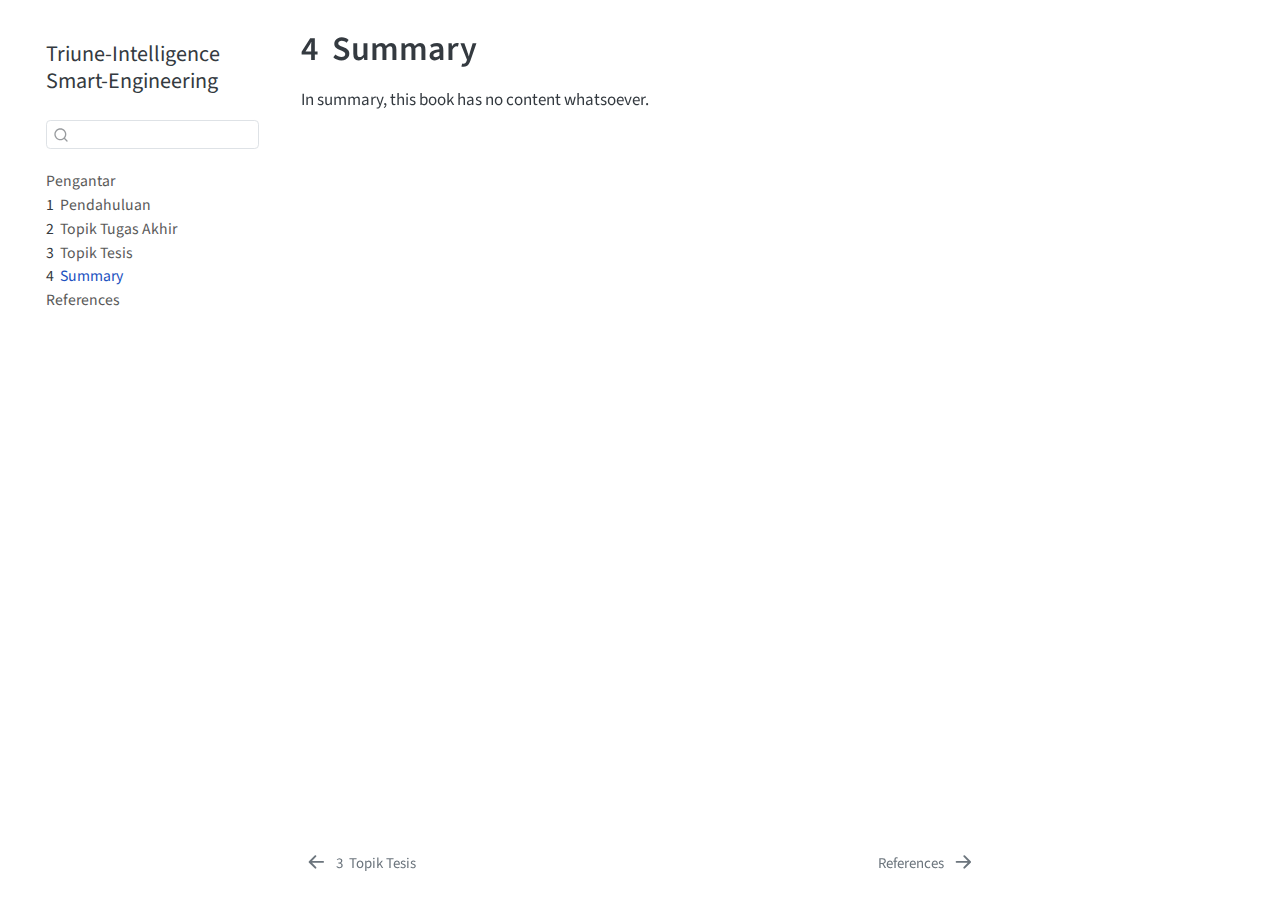
<file: docs/summary.html>
<!DOCTYPE html>
<html xmlns="http://www.w3.org/1999/xhtml" lang="en" xml:lang="en"><head>

<meta charset="utf-8">
<meta name="generator" content="quarto-1.8.24">

<meta name="viewport" content="width=device-width, initial-scale=1.0, user-scalable=yes">


<title>4&nbsp; Summary – Triune-Intelligence Smart-Engineering</title>
<style>
code{white-space: pre-wrap;}
span.smallcaps{font-variant: small-caps;}
div.columns{display: flex; gap: min(4vw, 1.5em);}
div.column{flex: auto; overflow-x: auto;}
div.hanging-indent{margin-left: 1.5em; text-indent: -1.5em;}
ul.task-list{list-style: none;}
ul.task-list li input[type="checkbox"] {
  width: 0.8em;
  margin: 0 0.8em 0.2em -1em; /* quarto-specific, see https://github.com/quarto-dev/quarto-cli/issues/4556 */ 
  vertical-align: middle;
}
</style>


<script src="site_libs/quarto-nav/quarto-nav.js"></script>
<script src="site_libs/quarto-nav/headroom.min.js"></script>
<script src="site_libs/clipboard/clipboard.min.js"></script>
<script src="site_libs/quarto-search/autocomplete.umd.js"></script>
<script src="site_libs/quarto-search/fuse.min.js"></script>
<script src="site_libs/quarto-search/quarto-search.js"></script>
<meta name="quarto:offset" content="./">
<link href="./references.html" rel="next">
<link href="./topik-s2.html" rel="prev">
<script src="site_libs/quarto-html/quarto.js" type="module"></script>
<script src="site_libs/quarto-html/tabsets/tabsets.js" type="module"></script>
<script src="site_libs/quarto-html/axe/axe-check.js" type="module"></script>
<script src="site_libs/quarto-html/popper.min.js"></script>
<script src="site_libs/quarto-html/tippy.umd.min.js"></script>
<script src="site_libs/quarto-html/anchor.min.js"></script>
<link href="site_libs/quarto-html/tippy.css" rel="stylesheet">
<link href="site_libs/quarto-html/quarto-syntax-highlighting-dc55a5b9e770e841cd82e46aadbfb9b0.css" rel="stylesheet" id="quarto-text-highlighting-styles">
<script src="site_libs/bootstrap/bootstrap.min.js"></script>
<link href="site_libs/bootstrap/bootstrap-icons.css" rel="stylesheet">
<link href="site_libs/bootstrap/bootstrap-70a47bd5681a7291082a5b9f83d58762.min.css" rel="stylesheet" append-hash="true" id="quarto-bootstrap" data-mode="light">
<script id="quarto-search-options" type="application/json">{
  "location": "sidebar",
  "copy-button": false,
  "collapse-after": 3,
  "panel-placement": "start",
  "type": "textbox",
  "limit": 50,
  "keyboard-shortcut": [
    "f",
    "/",
    "s"
  ],
  "show-item-context": false,
  "language": {
    "search-no-results-text": "No results",
    "search-matching-documents-text": "matching documents",
    "search-copy-link-title": "Copy link to search",
    "search-hide-matches-text": "Hide additional matches",
    "search-more-match-text": "more match in this document",
    "search-more-matches-text": "more matches in this document",
    "search-clear-button-title": "Clear",
    "search-text-placeholder": "",
    "search-detached-cancel-button-title": "Cancel",
    "search-submit-button-title": "Submit",
    "search-label": "Search"
  }
}</script>


</head>

<body class="nav-sidebar floating quarto-light">

<div id="quarto-search-results"></div>
  <header id="quarto-header" class="headroom fixed-top">
  <nav class="quarto-secondary-nav">
    <div class="container-fluid d-flex">
      <button type="button" class="quarto-btn-toggle btn" data-bs-toggle="collapse" role="button" data-bs-target=".quarto-sidebar-collapse-item" aria-controls="quarto-sidebar" aria-expanded="false" aria-label="Toggle sidebar navigation" onclick="if (window.quartoToggleHeadroom) { window.quartoToggleHeadroom(); }">
        <i class="bi bi-layout-text-sidebar-reverse"></i>
      </button>
        <nav class="quarto-page-breadcrumbs" aria-label="breadcrumb"><ol class="breadcrumb"><li class="breadcrumb-item"><a href="./summary.html"><span class="chapter-number">4</span>&nbsp; <span class="chapter-title">Summary</span></a></li></ol></nav>
        <a class="flex-grow-1" role="navigation" data-bs-toggle="collapse" data-bs-target=".quarto-sidebar-collapse-item" aria-controls="quarto-sidebar" aria-expanded="false" aria-label="Toggle sidebar navigation" onclick="if (window.quartoToggleHeadroom) { window.quartoToggleHeadroom(); }">      
        </a>
      <button type="button" class="btn quarto-search-button" aria-label="Search" onclick="window.quartoOpenSearch();">
        <i class="bi bi-search"></i>
      </button>
    </div>
  </nav>
</header>
<!-- content -->
<div id="quarto-content" class="quarto-container page-columns page-rows-contents page-layout-article">
<!-- sidebar -->
  <nav id="quarto-sidebar" class="sidebar collapse collapse-horizontal quarto-sidebar-collapse-item sidebar-navigation floating overflow-auto">
    <div class="pt-lg-2 mt-2 text-left sidebar-header sidebar-header-stacked">
      <a href="./index.html" class="sidebar-logo-link">
      </a>
    <div class="sidebar-title mb-0 py-0">
      <a href="./">Triune-Intelligence Smart-Engineering</a> 
    </div>
      </div>
        <div class="mt-2 flex-shrink-0 align-items-center">
        <div class="sidebar-search">
        <div id="quarto-search" class="" title="Search"></div>
        </div>
        </div>
    <div class="sidebar-menu-container"> 
    <ul class="list-unstyled mt-1">
        <li class="sidebar-item">
  <div class="sidebar-item-container"> 
  <a href="./index.html" class="sidebar-item-text sidebar-link">
 <span class="menu-text">Pengantar</span></a>
  </div>
</li>
        <li class="sidebar-item">
  <div class="sidebar-item-container"> 
  <a href="./intro.html" class="sidebar-item-text sidebar-link">
 <span class="menu-text"><span class="chapter-number">1</span>&nbsp; <span class="chapter-title">Pendahuluan</span></span></a>
  </div>
</li>
        <li class="sidebar-item">
  <div class="sidebar-item-container"> 
  <a href="./topik-s1.html" class="sidebar-item-text sidebar-link">
 <span class="menu-text"><span class="chapter-number">2</span>&nbsp; <span class="chapter-title">Topik Tugas Akhir</span></span></a>
  </div>
</li>
        <li class="sidebar-item">
  <div class="sidebar-item-container"> 
  <a href="./topik-s2.html" class="sidebar-item-text sidebar-link">
 <span class="menu-text"><span class="chapter-number">3</span>&nbsp; <span class="chapter-title">Topik Tesis</span></span></a>
  </div>
</li>
        <li class="sidebar-item">
  <div class="sidebar-item-container"> 
  <a href="./summary.html" class="sidebar-item-text sidebar-link active">
 <span class="menu-text"><span class="chapter-number">4</span>&nbsp; <span class="chapter-title">Summary</span></span></a>
  </div>
</li>
        <li class="sidebar-item">
  <div class="sidebar-item-container"> 
  <a href="./references.html" class="sidebar-item-text sidebar-link">
 <span class="menu-text">References</span></a>
  </div>
</li>
    </ul>
    </div>
</nav>
<div id="quarto-sidebar-glass" class="quarto-sidebar-collapse-item" data-bs-toggle="collapse" data-bs-target=".quarto-sidebar-collapse-item"></div>
<!-- margin-sidebar -->
    <div id="quarto-margin-sidebar" class="sidebar margin-sidebar zindex-bottom">
        
    </div>
<!-- main -->
<main class="content" id="quarto-document-content">

<header id="title-block-header" class="quarto-title-block default">
<div class="quarto-title">
<h1 class="title"><span class="chapter-number">4</span>&nbsp; <span class="chapter-title">Summary</span></h1>
</div>



<div class="quarto-title-meta">

    
  
    
  </div>
  


</header>


<p>In summary, this book has no content whatsoever.</p>



</main> <!-- /main -->
<script id="quarto-html-after-body" type="application/javascript">
  window.document.addEventListener("DOMContentLoaded", function (event) {
    const icon = "";
    const anchorJS = new window.AnchorJS();
    anchorJS.options = {
      placement: 'right',
      icon: icon
    };
    anchorJS.add('.anchored');
    const isCodeAnnotation = (el) => {
      for (const clz of el.classList) {
        if (clz.startsWith('code-annotation-')) {                     
          return true;
        }
      }
      return false;
    }
    const onCopySuccess = function(e) {
      // button target
      const button = e.trigger;
      // don't keep focus
      button.blur();
      // flash "checked"
      button.classList.add('code-copy-button-checked');
      var currentTitle = button.getAttribute("title");
      button.setAttribute("title", "Copied!");
      let tooltip;
      if (window.bootstrap) {
        button.setAttribute("data-bs-toggle", "tooltip");
        button.setAttribute("data-bs-placement", "left");
        button.setAttribute("data-bs-title", "Copied!");
        tooltip = new bootstrap.Tooltip(button, 
          { trigger: "manual", 
            customClass: "code-copy-button-tooltip",
            offset: [0, -8]});
        tooltip.show();    
      }
      setTimeout(function() {
        if (tooltip) {
          tooltip.hide();
          button.removeAttribute("data-bs-title");
          button.removeAttribute("data-bs-toggle");
          button.removeAttribute("data-bs-placement");
        }
        button.setAttribute("title", currentTitle);
        button.classList.remove('code-copy-button-checked');
      }, 1000);
      // clear code selection
      e.clearSelection();
    }
    const getTextToCopy = function(trigger) {
      const outerScaffold = trigger.parentElement.cloneNode(true);
      const codeEl = outerScaffold.querySelector('code');
      for (const childEl of codeEl.children) {
        if (isCodeAnnotation(childEl)) {
          childEl.remove();
        }
      }
      return codeEl.innerText;
    }
    const clipboard = new window.ClipboardJS('.code-copy-button:not([data-in-quarto-modal])', {
      text: getTextToCopy
    });
    clipboard.on('success', onCopySuccess);
    if (window.document.getElementById('quarto-embedded-source-code-modal')) {
      const clipboardModal = new window.ClipboardJS('.code-copy-button[data-in-quarto-modal]', {
        text: getTextToCopy,
        container: window.document.getElementById('quarto-embedded-source-code-modal')
      });
      clipboardModal.on('success', onCopySuccess);
    }
      var localhostRegex = new RegExp(/^(?:http|https):\/\/localhost\:?[0-9]*\//);
      var mailtoRegex = new RegExp(/^mailto:/);
        var filterRegex = new RegExp('/' + window.location.host + '/');
      var isInternal = (href) => {
          return filterRegex.test(href) || localhostRegex.test(href) || mailtoRegex.test(href);
      }
      // Inspect non-navigation links and adorn them if external
     var links = window.document.querySelectorAll('a[href]:not(.nav-link):not(.navbar-brand):not(.toc-action):not(.sidebar-link):not(.sidebar-item-toggle):not(.pagination-link):not(.no-external):not([aria-hidden]):not(.dropdown-item):not(.quarto-navigation-tool):not(.about-link)');
      for (var i=0; i<links.length; i++) {
        const link = links[i];
        if (!isInternal(link.href)) {
          // undo the damage that might have been done by quarto-nav.js in the case of
          // links that we want to consider external
          if (link.dataset.originalHref !== undefined) {
            link.href = link.dataset.originalHref;
          }
        }
      }
    function tippyHover(el, contentFn, onTriggerFn, onUntriggerFn) {
      const config = {
        allowHTML: true,
        maxWidth: 500,
        delay: 100,
        arrow: false,
        appendTo: function(el) {
            return el.parentElement;
        },
        interactive: true,
        interactiveBorder: 10,
        theme: 'quarto',
        placement: 'bottom-start',
      };
      if (contentFn) {
        config.content = contentFn;
      }
      if (onTriggerFn) {
        config.onTrigger = onTriggerFn;
      }
      if (onUntriggerFn) {
        config.onUntrigger = onUntriggerFn;
      }
      window.tippy(el, config); 
    }
    const noterefs = window.document.querySelectorAll('a[role="doc-noteref"]');
    for (var i=0; i<noterefs.length; i++) {
      const ref = noterefs[i];
      tippyHover(ref, function() {
        // use id or data attribute instead here
        let href = ref.getAttribute('data-footnote-href') || ref.getAttribute('href');
        try { href = new URL(href).hash; } catch {}
        const id = href.replace(/^#\/?/, "");
        const note = window.document.getElementById(id);
        if (note) {
          return note.innerHTML;
        } else {
          return "";
        }
      });
    }
    const xrefs = window.document.querySelectorAll('a.quarto-xref');
    const processXRef = (id, note) => {
      // Strip column container classes
      const stripColumnClz = (el) => {
        el.classList.remove("page-full", "page-columns");
        if (el.children) {
          for (const child of el.children) {
            stripColumnClz(child);
          }
        }
      }
      stripColumnClz(note)
      if (id === null || id.startsWith('sec-')) {
        // Special case sections, only their first couple elements
        const container = document.createElement("div");
        if (note.children && note.children.length > 2) {
          container.appendChild(note.children[0].cloneNode(true));
          for (let i = 1; i < note.children.length; i++) {
            const child = note.children[i];
            if (child.tagName === "P" && child.innerText === "") {
              continue;
            } else {
              container.appendChild(child.cloneNode(true));
              break;
            }
          }
          if (window.Quarto?.typesetMath) {
            window.Quarto.typesetMath(container);
          }
          return container.innerHTML
        } else {
          if (window.Quarto?.typesetMath) {
            window.Quarto.typesetMath(note);
          }
          return note.innerHTML;
        }
      } else {
        // Remove any anchor links if they are present
        const anchorLink = note.querySelector('a.anchorjs-link');
        if (anchorLink) {
          anchorLink.remove();
        }
        if (window.Quarto?.typesetMath) {
          window.Quarto.typesetMath(note);
        }
        if (note.classList.contains("callout")) {
          return note.outerHTML;
        } else {
          return note.innerHTML;
        }
      }
    }
    for (var i=0; i<xrefs.length; i++) {
      const xref = xrefs[i];
      tippyHover(xref, undefined, function(instance) {
        instance.disable();
        let url = xref.getAttribute('href');
        let hash = undefined; 
        if (url.startsWith('#')) {
          hash = url;
        } else {
          try { hash = new URL(url).hash; } catch {}
        }
        if (hash) {
          const id = hash.replace(/^#\/?/, "");
          const note = window.document.getElementById(id);
          if (note !== null) {
            try {
              const html = processXRef(id, note.cloneNode(true));
              instance.setContent(html);
            } finally {
              instance.enable();
              instance.show();
            }
          } else {
            // See if we can fetch this
            fetch(url.split('#')[0])
            .then(res => res.text())
            .then(html => {
              const parser = new DOMParser();
              const htmlDoc = parser.parseFromString(html, "text/html");
              const note = htmlDoc.getElementById(id);
              if (note !== null) {
                const html = processXRef(id, note);
                instance.setContent(html);
              } 
            }).finally(() => {
              instance.enable();
              instance.show();
            });
          }
        } else {
          // See if we can fetch a full url (with no hash to target)
          // This is a special case and we should probably do some content thinning / targeting
          fetch(url)
          .then(res => res.text())
          .then(html => {
            const parser = new DOMParser();
            const htmlDoc = parser.parseFromString(html, "text/html");
            const note = htmlDoc.querySelector('main.content');
            if (note !== null) {
              // This should only happen for chapter cross references
              // (since there is no id in the URL)
              // remove the first header
              if (note.children.length > 0 && note.children[0].tagName === "HEADER") {
                note.children[0].remove();
              }
              const html = processXRef(null, note);
              instance.setContent(html);
            } 
          }).finally(() => {
            instance.enable();
            instance.show();
          });
        }
      }, function(instance) {
      });
    }
        let selectedAnnoteEl;
        const selectorForAnnotation = ( cell, annotation) => {
          let cellAttr = 'data-code-cell="' + cell + '"';
          let lineAttr = 'data-code-annotation="' +  annotation + '"';
          const selector = 'span[' + cellAttr + '][' + lineAttr + ']';
          return selector;
        }
        const selectCodeLines = (annoteEl) => {
          const doc = window.document;
          const targetCell = annoteEl.getAttribute("data-target-cell");
          const targetAnnotation = annoteEl.getAttribute("data-target-annotation");
          const annoteSpan = window.document.querySelector(selectorForAnnotation(targetCell, targetAnnotation));
          const lines = annoteSpan.getAttribute("data-code-lines").split(",");
          const lineIds = lines.map((line) => {
            return targetCell + "-" + line;
          })
          let top = null;
          let height = null;
          let parent = null;
          if (lineIds.length > 0) {
              //compute the position of the single el (top and bottom and make a div)
              const el = window.document.getElementById(lineIds[0]);
              top = el.offsetTop;
              height = el.offsetHeight;
              parent = el.parentElement.parentElement;
            if (lineIds.length > 1) {
              const lastEl = window.document.getElementById(lineIds[lineIds.length - 1]);
              const bottom = lastEl.offsetTop + lastEl.offsetHeight;
              height = bottom - top;
            }
            if (top !== null && height !== null && parent !== null) {
              // cook up a div (if necessary) and position it 
              let div = window.document.getElementById("code-annotation-line-highlight");
              if (div === null) {
                div = window.document.createElement("div");
                div.setAttribute("id", "code-annotation-line-highlight");
                div.style.position = 'absolute';
                parent.appendChild(div);
              }
              div.style.top = top - 2 + "px";
              div.style.height = height + 4 + "px";
              div.style.left = 0;
              let gutterDiv = window.document.getElementById("code-annotation-line-highlight-gutter");
              if (gutterDiv === null) {
                gutterDiv = window.document.createElement("div");
                gutterDiv.setAttribute("id", "code-annotation-line-highlight-gutter");
                gutterDiv.style.position = 'absolute';
                const codeCell = window.document.getElementById(targetCell);
                const gutter = codeCell.querySelector('.code-annotation-gutter');
                gutter.appendChild(gutterDiv);
              }
              gutterDiv.style.top = top - 2 + "px";
              gutterDiv.style.height = height + 4 + "px";
            }
            selectedAnnoteEl = annoteEl;
          }
        };
        const unselectCodeLines = () => {
          const elementsIds = ["code-annotation-line-highlight", "code-annotation-line-highlight-gutter"];
          elementsIds.forEach((elId) => {
            const div = window.document.getElementById(elId);
            if (div) {
              div.remove();
            }
          });
          selectedAnnoteEl = undefined;
        };
          // Handle positioning of the toggle
      window.addEventListener(
        "resize",
        throttle(() => {
          elRect = undefined;
          if (selectedAnnoteEl) {
            selectCodeLines(selectedAnnoteEl);
          }
        }, 10)
      );
      function throttle(fn, ms) {
      let throttle = false;
      let timer;
        return (...args) => {
          if(!throttle) { // first call gets through
              fn.apply(this, args);
              throttle = true;
          } else { // all the others get throttled
              if(timer) clearTimeout(timer); // cancel #2
              timer = setTimeout(() => {
                fn.apply(this, args);
                timer = throttle = false;
              }, ms);
          }
        };
      }
        // Attach click handler to the DT
        const annoteDls = window.document.querySelectorAll('dt[data-target-cell]');
        for (const annoteDlNode of annoteDls) {
          annoteDlNode.addEventListener('click', (event) => {
            const clickedEl = event.target;
            if (clickedEl !== selectedAnnoteEl) {
              unselectCodeLines();
              const activeEl = window.document.querySelector('dt[data-target-cell].code-annotation-active');
              if (activeEl) {
                activeEl.classList.remove('code-annotation-active');
              }
              selectCodeLines(clickedEl);
              clickedEl.classList.add('code-annotation-active');
            } else {
              // Unselect the line
              unselectCodeLines();
              clickedEl.classList.remove('code-annotation-active');
            }
          });
        }
    const findCites = (el) => {
      const parentEl = el.parentElement;
      if (parentEl) {
        const cites = parentEl.dataset.cites;
        if (cites) {
          return {
            el,
            cites: cites.split(' ')
          };
        } else {
          return findCites(el.parentElement)
        }
      } else {
        return undefined;
      }
    };
    var bibliorefs = window.document.querySelectorAll('a[role="doc-biblioref"]');
    for (var i=0; i<bibliorefs.length; i++) {
      const ref = bibliorefs[i];
      const citeInfo = findCites(ref);
      if (citeInfo) {
        tippyHover(citeInfo.el, function() {
          var popup = window.document.createElement('div');
          citeInfo.cites.forEach(function(cite) {
            var citeDiv = window.document.createElement('div');
            citeDiv.classList.add('hanging-indent');
            citeDiv.classList.add('csl-entry');
            var biblioDiv = window.document.getElementById('ref-' + cite);
            if (biblioDiv) {
              citeDiv.innerHTML = biblioDiv.innerHTML;
            }
            popup.appendChild(citeDiv);
          });
          return popup.innerHTML;
        });
      }
    }
  });
  </script>
<nav class="page-navigation">
  <div class="nav-page nav-page-previous">
      <a href="./topik-s2.html" class="pagination-link" aria-label="Topik Tesis">
        <i class="bi bi-arrow-left-short"></i> <span class="nav-page-text"><span class="chapter-number">3</span>&nbsp; <span class="chapter-title">Topik Tesis</span></span>
      </a>          
  </div>
  <div class="nav-page nav-page-next">
      <a href="./references.html" class="pagination-link" aria-label="References">
        <span class="nav-page-text">References</span> <i class="bi bi-arrow-right-short"></i>
      </a>
  </div>
</nav>
</div> <!-- /content -->




</body></html>
</file>
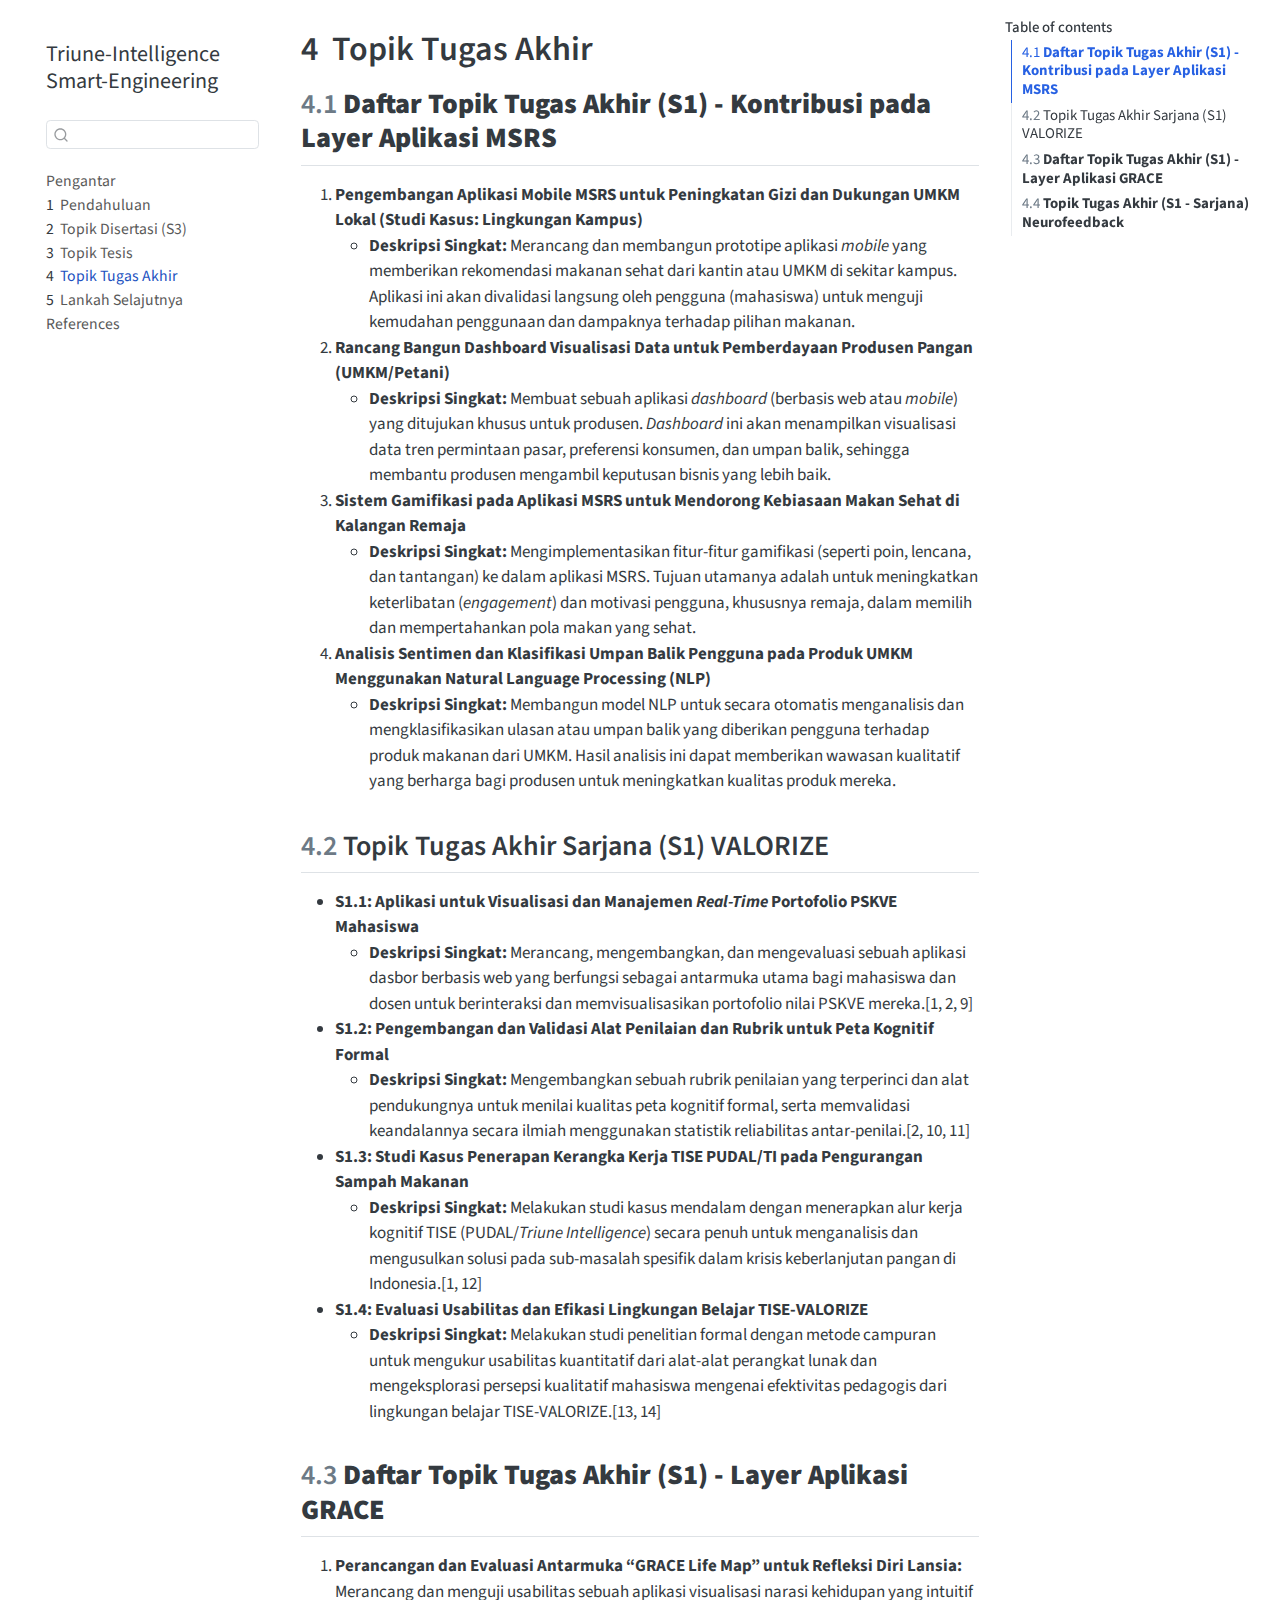
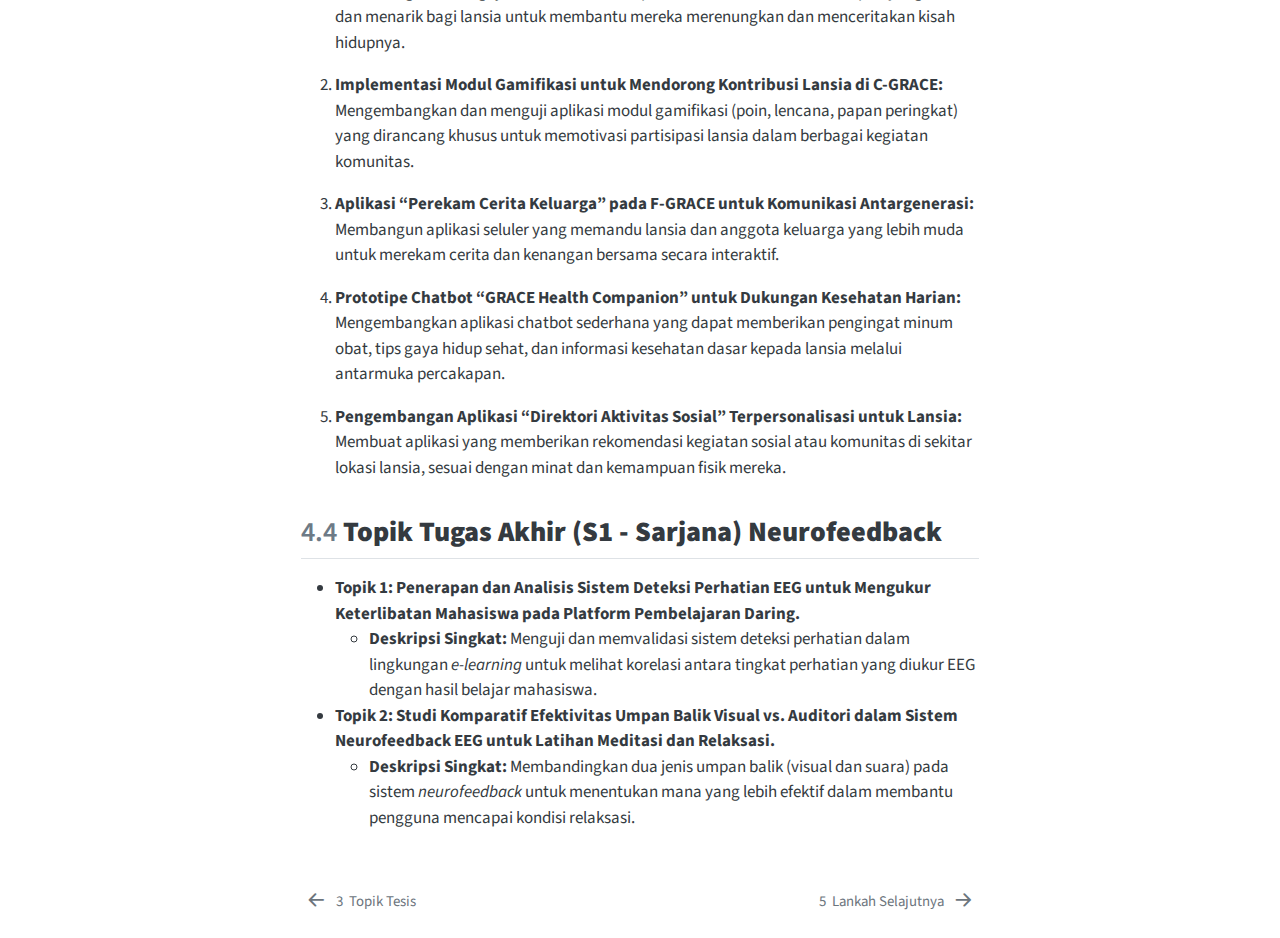
<file: docs/topik-s1.html>
<!DOCTYPE html>
<html xmlns="http://www.w3.org/1999/xhtml" lang="en" xml:lang="en"><head>

<meta charset="utf-8">
<meta name="generator" content="quarto-1.8.24">

<meta name="viewport" content="width=device-width, initial-scale=1.0, user-scalable=yes">


<title>4&nbsp; Topik Tugas Akhir – Triune-Intelligence Smart-Engineering</title>
<style>
code{white-space: pre-wrap;}
span.smallcaps{font-variant: small-caps;}
div.columns{display: flex; gap: min(4vw, 1.5em);}
div.column{flex: auto; overflow-x: auto;}
div.hanging-indent{margin-left: 1.5em; text-indent: -1.5em;}
ul.task-list{list-style: none;}
ul.task-list li input[type="checkbox"] {
  width: 0.8em;
  margin: 0 0.8em 0.2em -1em; /* quarto-specific, see https://github.com/quarto-dev/quarto-cli/issues/4556 */ 
  vertical-align: middle;
}
</style>


<script src="site_libs/quarto-nav/quarto-nav.js"></script>
<script src="site_libs/quarto-nav/headroom.min.js"></script>
<script src="site_libs/clipboard/clipboard.min.js"></script>
<script src="site_libs/quarto-search/autocomplete.umd.js"></script>
<script src="site_libs/quarto-search/fuse.min.js"></script>
<script src="site_libs/quarto-search/quarto-search.js"></script>
<meta name="quarto:offset" content="./">
<link href="./summary.html" rel="next">
<link href="./topik-s2.html" rel="prev">
<script src="site_libs/quarto-html/quarto.js" type="module"></script>
<script src="site_libs/quarto-html/tabsets/tabsets.js" type="module"></script>
<script src="site_libs/quarto-html/axe/axe-check.js" type="module"></script>
<script src="site_libs/quarto-html/popper.min.js"></script>
<script src="site_libs/quarto-html/tippy.umd.min.js"></script>
<script src="site_libs/quarto-html/anchor.min.js"></script>
<link href="site_libs/quarto-html/tippy.css" rel="stylesheet">
<link href="site_libs/quarto-html/quarto-syntax-highlighting-dc55a5b9e770e841cd82e46aadbfb9b0.css" rel="stylesheet" id="quarto-text-highlighting-styles">
<script src="site_libs/bootstrap/bootstrap.min.js"></script>
<link href="site_libs/bootstrap/bootstrap-icons.css" rel="stylesheet">
<link href="site_libs/bootstrap/bootstrap-70a47bd5681a7291082a5b9f83d58762.min.css" rel="stylesheet" append-hash="true" id="quarto-bootstrap" data-mode="light">
<script id="quarto-search-options" type="application/json">{
  "location": "sidebar",
  "copy-button": false,
  "collapse-after": 3,
  "panel-placement": "start",
  "type": "textbox",
  "limit": 50,
  "keyboard-shortcut": [
    "f",
    "/",
    "s"
  ],
  "show-item-context": false,
  "language": {
    "search-no-results-text": "No results",
    "search-matching-documents-text": "matching documents",
    "search-copy-link-title": "Copy link to search",
    "search-hide-matches-text": "Hide additional matches",
    "search-more-match-text": "more match in this document",
    "search-more-matches-text": "more matches in this document",
    "search-clear-button-title": "Clear",
    "search-text-placeholder": "",
    "search-detached-cancel-button-title": "Cancel",
    "search-submit-button-title": "Submit",
    "search-label": "Search"
  }
}</script>


</head>

<body class="nav-sidebar floating quarto-light">

<div id="quarto-search-results"></div>
  <header id="quarto-header" class="headroom fixed-top">
  <nav class="quarto-secondary-nav">
    <div class="container-fluid d-flex">
      <button type="button" class="quarto-btn-toggle btn" data-bs-toggle="collapse" role="button" data-bs-target=".quarto-sidebar-collapse-item" aria-controls="quarto-sidebar" aria-expanded="false" aria-label="Toggle sidebar navigation" onclick="if (window.quartoToggleHeadroom) { window.quartoToggleHeadroom(); }">
        <i class="bi bi-layout-text-sidebar-reverse"></i>
      </button>
        <nav class="quarto-page-breadcrumbs" aria-label="breadcrumb"><ol class="breadcrumb"><li class="breadcrumb-item"><a href="./topik-s1.html"><span class="chapter-number">4</span>&nbsp; <span class="chapter-title">Topik Tugas Akhir</span></a></li></ol></nav>
        <a class="flex-grow-1" role="navigation" data-bs-toggle="collapse" data-bs-target=".quarto-sidebar-collapse-item" aria-controls="quarto-sidebar" aria-expanded="false" aria-label="Toggle sidebar navigation" onclick="if (window.quartoToggleHeadroom) { window.quartoToggleHeadroom(); }">      
        </a>
      <button type="button" class="btn quarto-search-button" aria-label="Search" onclick="window.quartoOpenSearch();">
        <i class="bi bi-search"></i>
      </button>
    </div>
  </nav>
</header>
<!-- content -->
<div id="quarto-content" class="quarto-container page-columns page-rows-contents page-layout-article">
<!-- sidebar -->
  <nav id="quarto-sidebar" class="sidebar collapse collapse-horizontal quarto-sidebar-collapse-item sidebar-navigation floating overflow-auto">
    <div class="pt-lg-2 mt-2 text-left sidebar-header sidebar-header-stacked">
      <a href="./index.html" class="sidebar-logo-link">
      </a>
    <div class="sidebar-title mb-0 py-0">
      <a href="./">Triune-Intelligence Smart-Engineering</a> 
    </div>
      </div>
        <div class="mt-2 flex-shrink-0 align-items-center">
        <div class="sidebar-search">
        <div id="quarto-search" class="" title="Search"></div>
        </div>
        </div>
    <div class="sidebar-menu-container"> 
    <ul class="list-unstyled mt-1">
        <li class="sidebar-item">
  <div class="sidebar-item-container"> 
  <a href="./index.html" class="sidebar-item-text sidebar-link">
 <span class="menu-text">Pengantar</span></a>
  </div>
</li>
        <li class="sidebar-item">
  <div class="sidebar-item-container"> 
  <a href="./intro.html" class="sidebar-item-text sidebar-link">
 <span class="menu-text"><span class="chapter-number">1</span>&nbsp; <span class="chapter-title">Pendahuluan</span></span></a>
  </div>
</li>
        <li class="sidebar-item">
  <div class="sidebar-item-container"> 
  <a href="./topik-s3.html" class="sidebar-item-text sidebar-link">
 <span class="menu-text"><span class="chapter-number">2</span>&nbsp; <span class="chapter-title">Topik Disertasi (S3)</span></span></a>
  </div>
</li>
        <li class="sidebar-item">
  <div class="sidebar-item-container"> 
  <a href="./topik-s2.html" class="sidebar-item-text sidebar-link">
 <span class="menu-text"><span class="chapter-number">3</span>&nbsp; <span class="chapter-title">Topik Tesis</span></span></a>
  </div>
</li>
        <li class="sidebar-item">
  <div class="sidebar-item-container"> 
  <a href="./topik-s1.html" class="sidebar-item-text sidebar-link active">
 <span class="menu-text"><span class="chapter-number">4</span>&nbsp; <span class="chapter-title">Topik Tugas Akhir</span></span></a>
  </div>
</li>
        <li class="sidebar-item">
  <div class="sidebar-item-container"> 
  <a href="./summary.html" class="sidebar-item-text sidebar-link">
 <span class="menu-text"><span class="chapter-number">5</span>&nbsp; <span class="chapter-title">Lankah Selajutnya</span></span></a>
  </div>
</li>
        <li class="sidebar-item">
  <div class="sidebar-item-container"> 
  <a href="./references.html" class="sidebar-item-text sidebar-link">
 <span class="menu-text">References</span></a>
  </div>
</li>
    </ul>
    </div>
</nav>
<div id="quarto-sidebar-glass" class="quarto-sidebar-collapse-item" data-bs-toggle="collapse" data-bs-target=".quarto-sidebar-collapse-item"></div>
<!-- margin-sidebar -->
    <div id="quarto-margin-sidebar" class="sidebar margin-sidebar">
        <nav id="TOC" role="doc-toc" class="toc-active">
    <h2 id="toc-title">Table of contents</h2>
   
  <ul>
  <li><a href="#daftar-topik-tugas-akhir-s1---kontribusi-pada-layer-aplikasi-msrs" id="toc-daftar-topik-tugas-akhir-s1---kontribusi-pada-layer-aplikasi-msrs" class="nav-link active" data-scroll-target="#daftar-topik-tugas-akhir-s1---kontribusi-pada-layer-aplikasi-msrs"><span class="header-section-number">4.1</span> <strong>Daftar Topik Tugas Akhir (S1) - Kontribusi pada Layer Aplikasi MSRS</strong></a></li>
  <li><a href="#topik-tugas-akhir-sarjana-s1-valorize" id="toc-topik-tugas-akhir-sarjana-s1-valorize" class="nav-link" data-scroll-target="#topik-tugas-akhir-sarjana-s1-valorize"><span class="header-section-number">4.2</span> Topik Tugas Akhir Sarjana (S1) VALORIZE</a></li>
  <li><a href="#daftar-topik-tugas-akhir-s1---layer-aplikasi-grace" id="toc-daftar-topik-tugas-akhir-s1---layer-aplikasi-grace" class="nav-link" data-scroll-target="#daftar-topik-tugas-akhir-s1---layer-aplikasi-grace"><span class="header-section-number">4.3</span> <strong>Daftar Topik Tugas Akhir (S1) - Layer Aplikasi GRACE</strong></a></li>
  <li><a href="#topik-tugas-akhir-s1---sarjana-neurofeedback" id="toc-topik-tugas-akhir-s1---sarjana-neurofeedback" class="nav-link" data-scroll-target="#topik-tugas-akhir-s1---sarjana-neurofeedback"><span class="header-section-number">4.4</span> <strong>Topik Tugas Akhir (S1 - Sarjana) Neurofeedback</strong></a></li>
  </ul>
</nav>
    </div>
<!-- main -->
<main class="content" id="quarto-document-content">

<header id="title-block-header" class="quarto-title-block default">
<div class="quarto-title">
<h1 class="title"><span class="chapter-number">4</span>&nbsp; <span class="chapter-title">Topik Tugas Akhir</span></h1>
</div>



<div class="quarto-title-meta">

    
  
    
  </div>
  


</header>


<section id="daftar-topik-tugas-akhir-s1---kontribusi-pada-layer-aplikasi-msrs" class="level2" data-number="4.1">
<h2 data-number="4.1" class="anchored" data-anchor-id="daftar-topik-tugas-akhir-s1---kontribusi-pada-layer-aplikasi-msrs"><span class="header-section-number">4.1</span> <strong>Daftar Topik Tugas Akhir (S1) - Kontribusi pada Layer Aplikasi MSRS</strong></h2>
<ol type="1">
<li><strong>Pengembangan Aplikasi Mobile MSRS untuk Peningkatan Gizi dan Dukungan UMKM Lokal (Studi Kasus: Lingkungan Kampus)</strong>
<ul>
<li><strong>Deskripsi Singkat:</strong> Merancang dan membangun prototipe aplikasi <em>mobile</em> yang memberikan rekomendasi makanan sehat dari kantin atau UMKM di sekitar kampus. Aplikasi ini akan divalidasi langsung oleh pengguna (mahasiswa) untuk menguji kemudahan penggunaan dan dampaknya terhadap pilihan makanan.</li>
</ul></li>
<li><strong>Rancang Bangun Dashboard Visualisasi Data untuk Pemberdayaan Produsen Pangan (UMKM/Petani)</strong>
<ul>
<li><strong>Deskripsi Singkat:</strong> Membuat sebuah aplikasi <em>dashboard</em> (berbasis web atau <em>mobile</em>) yang ditujukan khusus untuk produsen. <em>Dashboard</em> ini akan menampilkan visualisasi data tren permintaan pasar, preferensi konsumen, dan umpan balik, sehingga membantu produsen mengambil keputusan bisnis yang lebih baik.</li>
</ul></li>
<li><strong>Sistem Gamifikasi pada Aplikasi MSRS untuk Mendorong Kebiasaan Makan Sehat di Kalangan Remaja</strong>
<ul>
<li><strong>Deskripsi Singkat:</strong> Mengimplementasikan fitur-fitur gamifikasi (seperti poin, lencana, dan tantangan) ke dalam aplikasi MSRS. Tujuan utamanya adalah untuk meningkatkan keterlibatan (<em>engagement</em>) dan motivasi pengguna, khususnya remaja, dalam memilih dan mempertahankan pola makan yang sehat.</li>
</ul></li>
<li><strong>Analisis Sentimen dan Klasifikasi Umpan Balik Pengguna pada Produk UMKM Menggunakan Natural Language Processing (NLP)</strong>
<ul>
<li><strong>Deskripsi Singkat:</strong> Membangun model NLP untuk secara otomatis menganalisis dan mengklasifikasikan ulasan atau umpan balik yang diberikan pengguna terhadap produk makanan dari UMKM. Hasil analisis ini dapat memberikan wawasan kualitatif yang berharga bagi produsen untuk meningkatkan kualitas produk mereka.</li>
</ul></li>
</ol>
</section>
<section id="topik-tugas-akhir-sarjana-s1-valorize" class="level2" data-number="4.2">
<h2 data-number="4.2" class="anchored" data-anchor-id="topik-tugas-akhir-sarjana-s1-valorize"><span class="header-section-number">4.2</span> Topik Tugas Akhir Sarjana (S1) VALORIZE</h2>
<ul>
<li><strong>S1.1: Aplikasi untuk Visualisasi dan Manajemen <em>Real-Time</em> Portofolio PSKVE Mahasiswa</strong>
<ul>
<li><strong>Deskripsi Singkat:</strong> Merancang, mengembangkan, dan mengevaluasi sebuah aplikasi dasbor berbasis web yang berfungsi sebagai antarmuka utama bagi mahasiswa dan dosen untuk berinteraksi dan memvisualisasikan portofolio nilai PSKVE mereka.[1, 2, 9]</li>
</ul></li>
<li><strong>S1.2: Pengembangan dan Validasi Alat Penilaian dan Rubrik untuk Peta Kognitif Formal</strong>
<ul>
<li><strong>Deskripsi Singkat:</strong> Mengembangkan sebuah rubrik penilaian yang terperinci dan alat pendukungnya untuk menilai kualitas peta kognitif formal, serta memvalidasi keandalannya secara ilmiah menggunakan statistik reliabilitas antar-penilai.[2, 10, 11]</li>
</ul></li>
<li><strong>S1.3: Studi Kasus Penerapan Kerangka Kerja TISE PUDAL/TI pada Pengurangan Sampah Makanan</strong>
<ul>
<li><strong>Deskripsi Singkat:</strong> Melakukan studi kasus mendalam dengan menerapkan alur kerja kognitif TISE (PUDAL/<em>Triune Intelligence</em>) secara penuh untuk menganalisis dan mengusulkan solusi pada sub-masalah spesifik dalam krisis keberlanjutan pangan di Indonesia.[1, 12]</li>
</ul></li>
<li><strong>S1.4: Evaluasi Usabilitas dan Efikasi Lingkungan Belajar TISE-VALORIZE</strong>
<ul>
<li><strong>Deskripsi Singkat:</strong> Melakukan studi penelitian formal dengan metode campuran untuk mengukur usabilitas kuantitatif dari alat-alat perangkat lunak dan mengeksplorasi persepsi kualitatif mahasiswa mengenai efektivitas pedagogis dari lingkungan belajar TISE-VALORIZE.[13, 14]</li>
</ul></li>
</ul>
</section>
<section id="daftar-topik-tugas-akhir-s1---layer-aplikasi-grace" class="level2" data-number="4.3">
<h2 data-number="4.3" class="anchored" data-anchor-id="daftar-topik-tugas-akhir-s1---layer-aplikasi-grace"><span class="header-section-number">4.3</span> <strong>Daftar Topik Tugas Akhir (S1) - Layer Aplikasi GRACE</strong></h2>
<ol type="1">
<li><p><strong>Perancangan dan Evaluasi Antarmuka “GRACE Life Map” untuk Refleksi Diri Lansia:</strong> Merancang dan menguji usabilitas sebuah aplikasi visualisasi narasi kehidupan yang intuitif dan menarik bagi lansia untuk membantu mereka merenungkan dan menceritakan kisah hidupnya.</p></li>
<li><p><strong>Implementasi Modul Gamifikasi untuk Mendorong Kontribusi Lansia di C-GRACE:</strong> Mengembangkan dan menguji aplikasi modul gamifikasi (poin, lencana, papan peringkat) yang dirancang khusus untuk memotivasi partisipasi lansia dalam berbagai kegiatan komunitas.</p></li>
<li><p><strong>Aplikasi “Perekam Cerita Keluarga” pada F-GRACE untuk Komunikasi Antargenerasi:</strong> Membangun aplikasi seluler yang memandu lansia dan anggota keluarga yang lebih muda untuk merekam cerita dan kenangan bersama secara interaktif.</p></li>
<li><p><strong>Prototipe Chatbot “GRACE Health Companion” untuk Dukungan Kesehatan Harian:</strong> Mengembangkan aplikasi chatbot sederhana yang dapat memberikan pengingat minum obat, tips gaya hidup sehat, dan informasi kesehatan dasar kepada lansia melalui antarmuka percakapan.</p></li>
<li><p><strong>Pengembangan Aplikasi “Direktori Aktivitas Sosial” Terpersonalisasi untuk Lansia:</strong> Membuat aplikasi yang memberikan rekomendasi kegiatan sosial atau komunitas di sekitar lokasi lansia, sesuai dengan minat dan kemampuan fisik mereka.</p></li>
</ol>
</section>
<section id="topik-tugas-akhir-s1---sarjana-neurofeedback" class="level2" data-number="4.4">
<h2 data-number="4.4" class="anchored" data-anchor-id="topik-tugas-akhir-s1---sarjana-neurofeedback"><span class="header-section-number">4.4</span> <strong>Topik Tugas Akhir (S1 - Sarjana) Neurofeedback</strong></h2>
<ul>
<li><strong>Topik 1: Penerapan dan Analisis Sistem Deteksi Perhatian EEG untuk Mengukur Keterlibatan Mahasiswa pada Platform Pembelajaran Daring.</strong>
<ul>
<li><strong>Deskripsi Singkat:</strong> Menguji dan memvalidasi sistem deteksi perhatian dalam lingkungan <em>e-learning</em> untuk melihat korelasi antara tingkat perhatian yang diukur EEG dengan hasil belajar mahasiswa.</li>
</ul></li>
<li><strong>Topik 2: Studi Komparatif Efektivitas Umpan Balik Visual vs.&nbsp;Auditori dalam Sistem Neurofeedback EEG untuk Latihan Meditasi dan Relaksasi.</strong>
<ul>
<li><strong>Deskripsi Singkat:</strong> Membandingkan dua jenis umpan balik (visual dan suara) pada sistem <em>neurofeedback</em> untuk menentukan mana yang lebih efektif dalam membantu pengguna mencapai kondisi relaksasi.</li>
</ul></li>
</ul>


</section>

</main> <!-- /main -->
<script id="quarto-html-after-body" type="application/javascript">
  window.document.addEventListener("DOMContentLoaded", function (event) {
    const icon = "";
    const anchorJS = new window.AnchorJS();
    anchorJS.options = {
      placement: 'right',
      icon: icon
    };
    anchorJS.add('.anchored');
    const isCodeAnnotation = (el) => {
      for (const clz of el.classList) {
        if (clz.startsWith('code-annotation-')) {                     
          return true;
        }
      }
      return false;
    }
    const onCopySuccess = function(e) {
      // button target
      const button = e.trigger;
      // don't keep focus
      button.blur();
      // flash "checked"
      button.classList.add('code-copy-button-checked');
      var currentTitle = button.getAttribute("title");
      button.setAttribute("title", "Copied!");
      let tooltip;
      if (window.bootstrap) {
        button.setAttribute("data-bs-toggle", "tooltip");
        button.setAttribute("data-bs-placement", "left");
        button.setAttribute("data-bs-title", "Copied!");
        tooltip = new bootstrap.Tooltip(button, 
          { trigger: "manual", 
            customClass: "code-copy-button-tooltip",
            offset: [0, -8]});
        tooltip.show();    
      }
      setTimeout(function() {
        if (tooltip) {
          tooltip.hide();
          button.removeAttribute("data-bs-title");
          button.removeAttribute("data-bs-toggle");
          button.removeAttribute("data-bs-placement");
        }
        button.setAttribute("title", currentTitle);
        button.classList.remove('code-copy-button-checked');
      }, 1000);
      // clear code selection
      e.clearSelection();
    }
    const getTextToCopy = function(trigger) {
      const outerScaffold = trigger.parentElement.cloneNode(true);
      const codeEl = outerScaffold.querySelector('code');
      for (const childEl of codeEl.children) {
        if (isCodeAnnotation(childEl)) {
          childEl.remove();
        }
      }
      return codeEl.innerText;
    }
    const clipboard = new window.ClipboardJS('.code-copy-button:not([data-in-quarto-modal])', {
      text: getTextToCopy
    });
    clipboard.on('success', onCopySuccess);
    if (window.document.getElementById('quarto-embedded-source-code-modal')) {
      const clipboardModal = new window.ClipboardJS('.code-copy-button[data-in-quarto-modal]', {
        text: getTextToCopy,
        container: window.document.getElementById('quarto-embedded-source-code-modal')
      });
      clipboardModal.on('success', onCopySuccess);
    }
      var localhostRegex = new RegExp(/^(?:http|https):\/\/localhost\:?[0-9]*\//);
      var mailtoRegex = new RegExp(/^mailto:/);
        var filterRegex = new RegExp('/' + window.location.host + '/');
      var isInternal = (href) => {
          return filterRegex.test(href) || localhostRegex.test(href) || mailtoRegex.test(href);
      }
      // Inspect non-navigation links and adorn them if external
     var links = window.document.querySelectorAll('a[href]:not(.nav-link):not(.navbar-brand):not(.toc-action):not(.sidebar-link):not(.sidebar-item-toggle):not(.pagination-link):not(.no-external):not([aria-hidden]):not(.dropdown-item):not(.quarto-navigation-tool):not(.about-link)');
      for (var i=0; i<links.length; i++) {
        const link = links[i];
        if (!isInternal(link.href)) {
          // undo the damage that might have been done by quarto-nav.js in the case of
          // links that we want to consider external
          if (link.dataset.originalHref !== undefined) {
            link.href = link.dataset.originalHref;
          }
        }
      }
    function tippyHover(el, contentFn, onTriggerFn, onUntriggerFn) {
      const config = {
        allowHTML: true,
        maxWidth: 500,
        delay: 100,
        arrow: false,
        appendTo: function(el) {
            return el.parentElement;
        },
        interactive: true,
        interactiveBorder: 10,
        theme: 'quarto',
        placement: 'bottom-start',
      };
      if (contentFn) {
        config.content = contentFn;
      }
      if (onTriggerFn) {
        config.onTrigger = onTriggerFn;
      }
      if (onUntriggerFn) {
        config.onUntrigger = onUntriggerFn;
      }
      window.tippy(el, config); 
    }
    const noterefs = window.document.querySelectorAll('a[role="doc-noteref"]');
    for (var i=0; i<noterefs.length; i++) {
      const ref = noterefs[i];
      tippyHover(ref, function() {
        // use id or data attribute instead here
        let href = ref.getAttribute('data-footnote-href') || ref.getAttribute('href');
        try { href = new URL(href).hash; } catch {}
        const id = href.replace(/^#\/?/, "");
        const note = window.document.getElementById(id);
        if (note) {
          return note.innerHTML;
        } else {
          return "";
        }
      });
    }
    const xrefs = window.document.querySelectorAll('a.quarto-xref');
    const processXRef = (id, note) => {
      // Strip column container classes
      const stripColumnClz = (el) => {
        el.classList.remove("page-full", "page-columns");
        if (el.children) {
          for (const child of el.children) {
            stripColumnClz(child);
          }
        }
      }
      stripColumnClz(note)
      if (id === null || id.startsWith('sec-')) {
        // Special case sections, only their first couple elements
        const container = document.createElement("div");
        if (note.children && note.children.length > 2) {
          container.appendChild(note.children[0].cloneNode(true));
          for (let i = 1; i < note.children.length; i++) {
            const child = note.children[i];
            if (child.tagName === "P" && child.innerText === "") {
              continue;
            } else {
              container.appendChild(child.cloneNode(true));
              break;
            }
          }
          if (window.Quarto?.typesetMath) {
            window.Quarto.typesetMath(container);
          }
          return container.innerHTML
        } else {
          if (window.Quarto?.typesetMath) {
            window.Quarto.typesetMath(note);
          }
          return note.innerHTML;
        }
      } else {
        // Remove any anchor links if they are present
        const anchorLink = note.querySelector('a.anchorjs-link');
        if (anchorLink) {
          anchorLink.remove();
        }
        if (window.Quarto?.typesetMath) {
          window.Quarto.typesetMath(note);
        }
        if (note.classList.contains("callout")) {
          return note.outerHTML;
        } else {
          return note.innerHTML;
        }
      }
    }
    for (var i=0; i<xrefs.length; i++) {
      const xref = xrefs[i];
      tippyHover(xref, undefined, function(instance) {
        instance.disable();
        let url = xref.getAttribute('href');
        let hash = undefined; 
        if (url.startsWith('#')) {
          hash = url;
        } else {
          try { hash = new URL(url).hash; } catch {}
        }
        if (hash) {
          const id = hash.replace(/^#\/?/, "");
          const note = window.document.getElementById(id);
          if (note !== null) {
            try {
              const html = processXRef(id, note.cloneNode(true));
              instance.setContent(html);
            } finally {
              instance.enable();
              instance.show();
            }
          } else {
            // See if we can fetch this
            fetch(url.split('#')[0])
            .then(res => res.text())
            .then(html => {
              const parser = new DOMParser();
              const htmlDoc = parser.parseFromString(html, "text/html");
              const note = htmlDoc.getElementById(id);
              if (note !== null) {
                const html = processXRef(id, note);
                instance.setContent(html);
              } 
            }).finally(() => {
              instance.enable();
              instance.show();
            });
          }
        } else {
          // See if we can fetch a full url (with no hash to target)
          // This is a special case and we should probably do some content thinning / targeting
          fetch(url)
          .then(res => res.text())
          .then(html => {
            const parser = new DOMParser();
            const htmlDoc = parser.parseFromString(html, "text/html");
            const note = htmlDoc.querySelector('main.content');
            if (note !== null) {
              // This should only happen for chapter cross references
              // (since there is no id in the URL)
              // remove the first header
              if (note.children.length > 0 && note.children[0].tagName === "HEADER") {
                note.children[0].remove();
              }
              const html = processXRef(null, note);
              instance.setContent(html);
            } 
          }).finally(() => {
            instance.enable();
            instance.show();
          });
        }
      }, function(instance) {
      });
    }
        let selectedAnnoteEl;
        const selectorForAnnotation = ( cell, annotation) => {
          let cellAttr = 'data-code-cell="' + cell + '"';
          let lineAttr = 'data-code-annotation="' +  annotation + '"';
          const selector = 'span[' + cellAttr + '][' + lineAttr + ']';
          return selector;
        }
        const selectCodeLines = (annoteEl) => {
          const doc = window.document;
          const targetCell = annoteEl.getAttribute("data-target-cell");
          const targetAnnotation = annoteEl.getAttribute("data-target-annotation");
          const annoteSpan = window.document.querySelector(selectorForAnnotation(targetCell, targetAnnotation));
          const lines = annoteSpan.getAttribute("data-code-lines").split(",");
          const lineIds = lines.map((line) => {
            return targetCell + "-" + line;
          })
          let top = null;
          let height = null;
          let parent = null;
          if (lineIds.length > 0) {
              //compute the position of the single el (top and bottom and make a div)
              const el = window.document.getElementById(lineIds[0]);
              top = el.offsetTop;
              height = el.offsetHeight;
              parent = el.parentElement.parentElement;
            if (lineIds.length > 1) {
              const lastEl = window.document.getElementById(lineIds[lineIds.length - 1]);
              const bottom = lastEl.offsetTop + lastEl.offsetHeight;
              height = bottom - top;
            }
            if (top !== null && height !== null && parent !== null) {
              // cook up a div (if necessary) and position it 
              let div = window.document.getElementById("code-annotation-line-highlight");
              if (div === null) {
                div = window.document.createElement("div");
                div.setAttribute("id", "code-annotation-line-highlight");
                div.style.position = 'absolute';
                parent.appendChild(div);
              }
              div.style.top = top - 2 + "px";
              div.style.height = height + 4 + "px";
              div.style.left = 0;
              let gutterDiv = window.document.getElementById("code-annotation-line-highlight-gutter");
              if (gutterDiv === null) {
                gutterDiv = window.document.createElement("div");
                gutterDiv.setAttribute("id", "code-annotation-line-highlight-gutter");
                gutterDiv.style.position = 'absolute';
                const codeCell = window.document.getElementById(targetCell);
                const gutter = codeCell.querySelector('.code-annotation-gutter');
                gutter.appendChild(gutterDiv);
              }
              gutterDiv.style.top = top - 2 + "px";
              gutterDiv.style.height = height + 4 + "px";
            }
            selectedAnnoteEl = annoteEl;
          }
        };
        const unselectCodeLines = () => {
          const elementsIds = ["code-annotation-line-highlight", "code-annotation-line-highlight-gutter"];
          elementsIds.forEach((elId) => {
            const div = window.document.getElementById(elId);
            if (div) {
              div.remove();
            }
          });
          selectedAnnoteEl = undefined;
        };
          // Handle positioning of the toggle
      window.addEventListener(
        "resize",
        throttle(() => {
          elRect = undefined;
          if (selectedAnnoteEl) {
            selectCodeLines(selectedAnnoteEl);
          }
        }, 10)
      );
      function throttle(fn, ms) {
      let throttle = false;
      let timer;
        return (...args) => {
          if(!throttle) { // first call gets through
              fn.apply(this, args);
              throttle = true;
          } else { // all the others get throttled
              if(timer) clearTimeout(timer); // cancel #2
              timer = setTimeout(() => {
                fn.apply(this, args);
                timer = throttle = false;
              }, ms);
          }
        };
      }
        // Attach click handler to the DT
        const annoteDls = window.document.querySelectorAll('dt[data-target-cell]');
        for (const annoteDlNode of annoteDls) {
          annoteDlNode.addEventListener('click', (event) => {
            const clickedEl = event.target;
            if (clickedEl !== selectedAnnoteEl) {
              unselectCodeLines();
              const activeEl = window.document.querySelector('dt[data-target-cell].code-annotation-active');
              if (activeEl) {
                activeEl.classList.remove('code-annotation-active');
              }
              selectCodeLines(clickedEl);
              clickedEl.classList.add('code-annotation-active');
            } else {
              // Unselect the line
              unselectCodeLines();
              clickedEl.classList.remove('code-annotation-active');
            }
          });
        }
    const findCites = (el) => {
      const parentEl = el.parentElement;
      if (parentEl) {
        const cites = parentEl.dataset.cites;
        if (cites) {
          return {
            el,
            cites: cites.split(' ')
          };
        } else {
          return findCites(el.parentElement)
        }
      } else {
        return undefined;
      }
    };
    var bibliorefs = window.document.querySelectorAll('a[role="doc-biblioref"]');
    for (var i=0; i<bibliorefs.length; i++) {
      const ref = bibliorefs[i];
      const citeInfo = findCites(ref);
      if (citeInfo) {
        tippyHover(citeInfo.el, function() {
          var popup = window.document.createElement('div');
          citeInfo.cites.forEach(function(cite) {
            var citeDiv = window.document.createElement('div');
            citeDiv.classList.add('hanging-indent');
            citeDiv.classList.add('csl-entry');
            var biblioDiv = window.document.getElementById('ref-' + cite);
            if (biblioDiv) {
              citeDiv.innerHTML = biblioDiv.innerHTML;
            }
            popup.appendChild(citeDiv);
          });
          return popup.innerHTML;
        });
      }
    }
  });
  </script>
<nav class="page-navigation">
  <div class="nav-page nav-page-previous">
      <a href="./topik-s2.html" class="pagination-link" aria-label="Topik Tesis">
        <i class="bi bi-arrow-left-short"></i> <span class="nav-page-text"><span class="chapter-number">3</span>&nbsp; <span class="chapter-title">Topik Tesis</span></span>
      </a>          
  </div>
  <div class="nav-page nav-page-next">
      <a href="./summary.html" class="pagination-link" aria-label="Lankah Selajutnya">
        <span class="nav-page-text"><span class="chapter-number">5</span>&nbsp; <span class="chapter-title">Lankah Selajutnya</span></span> <i class="bi bi-arrow-right-short"></i>
      </a>
  </div>
</nav>
</div> <!-- /content -->




</body></html>
</file>
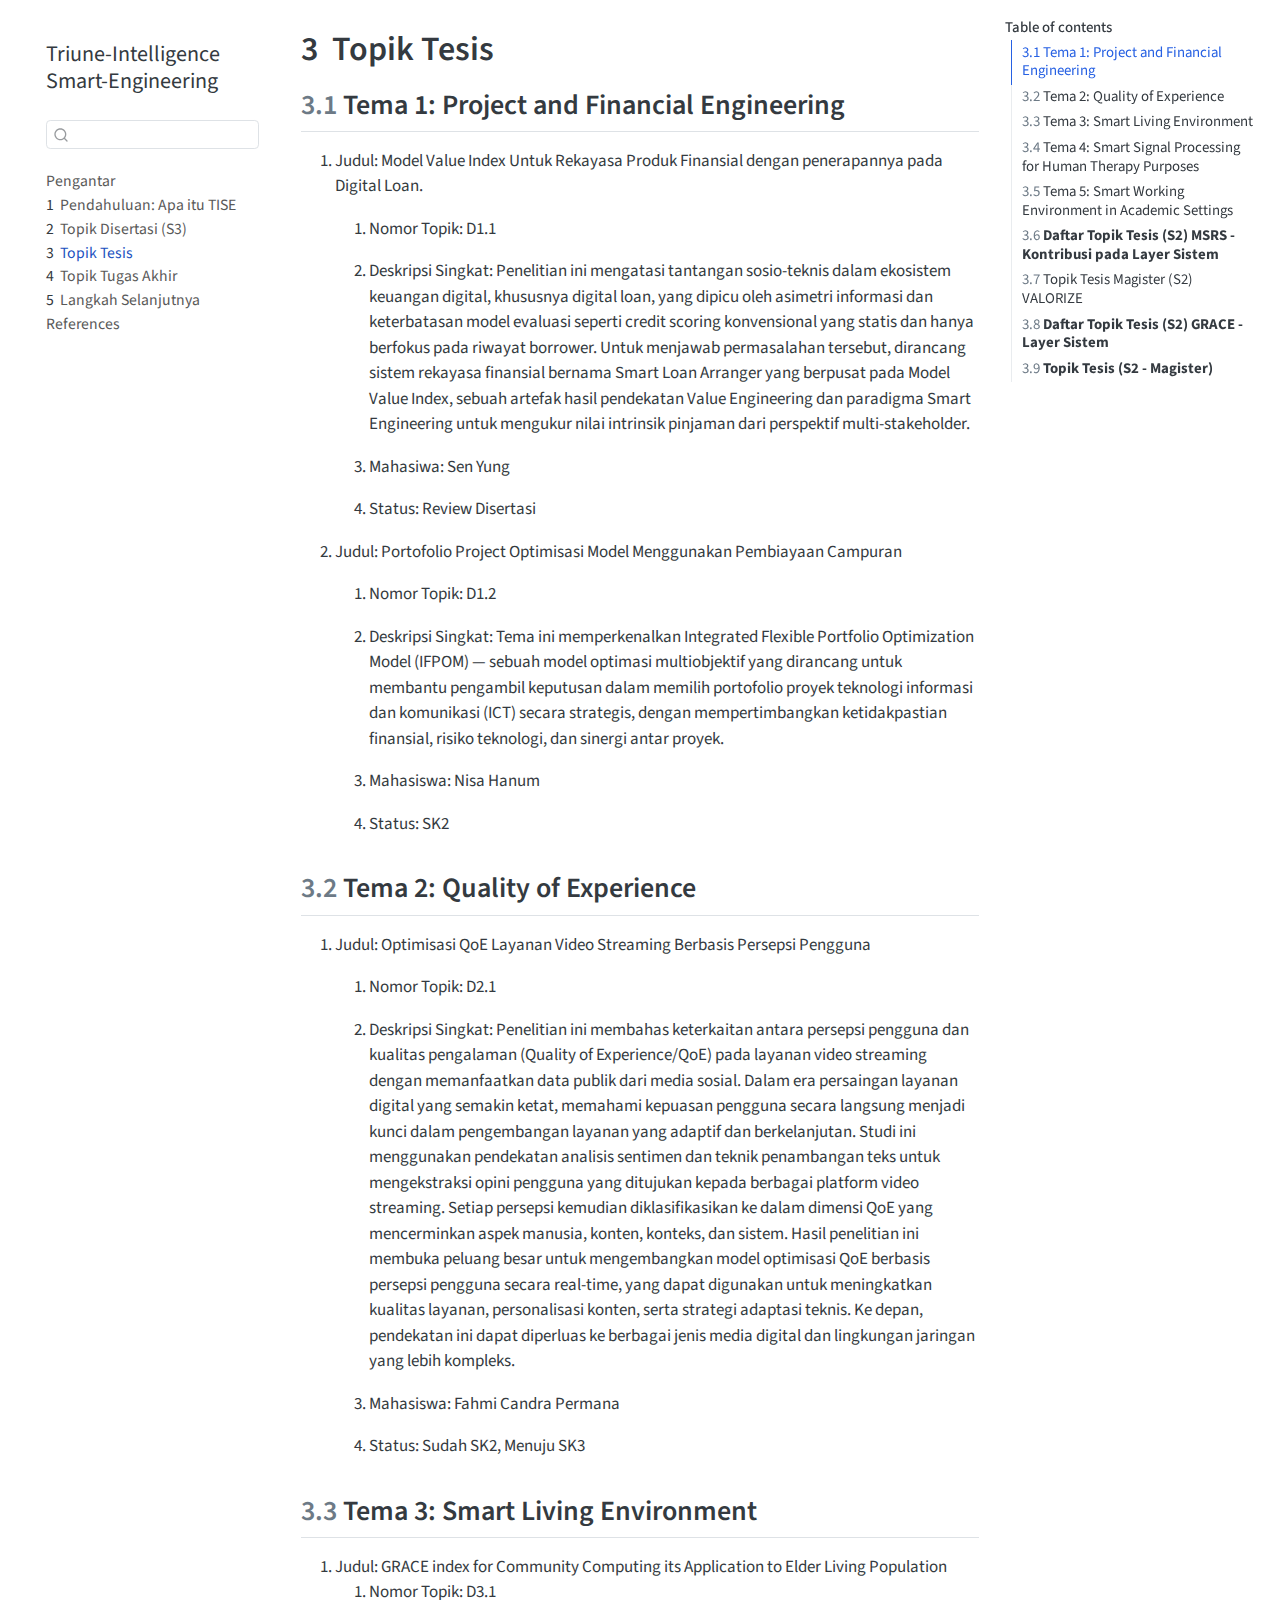
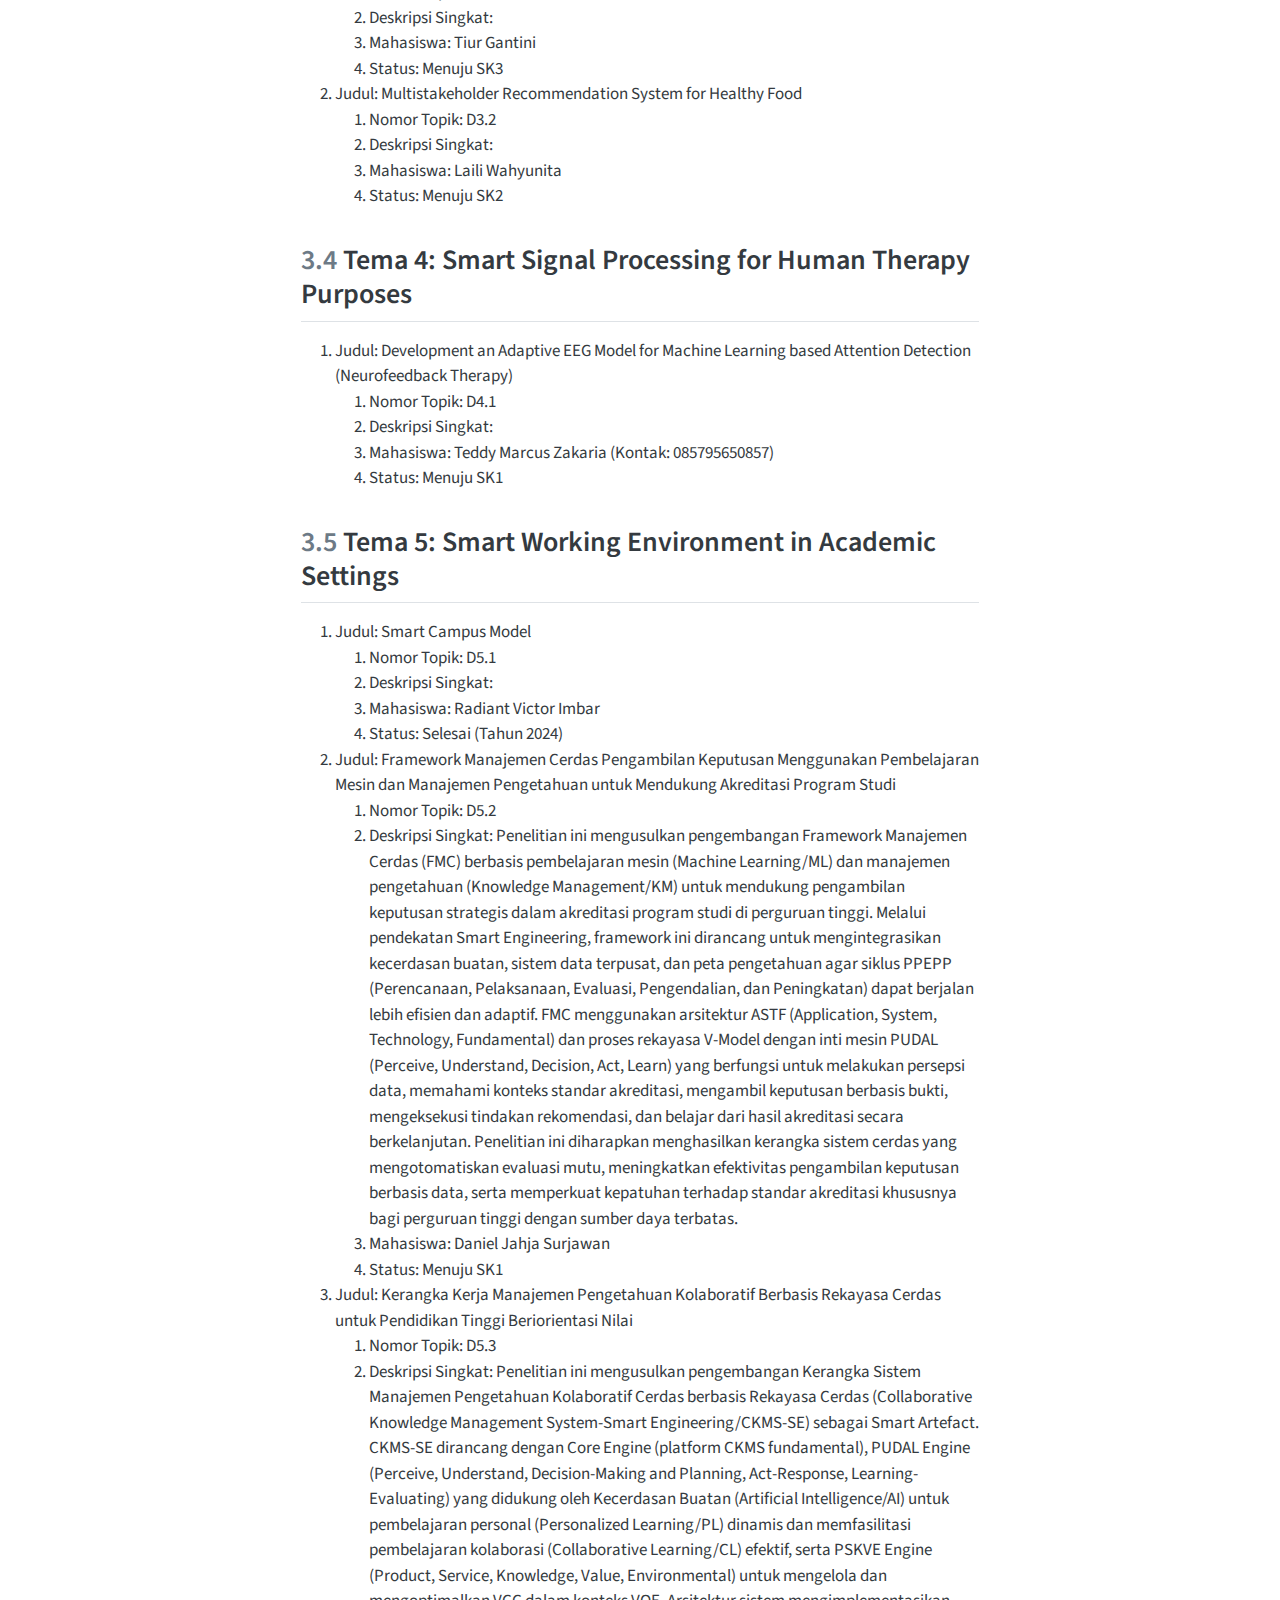
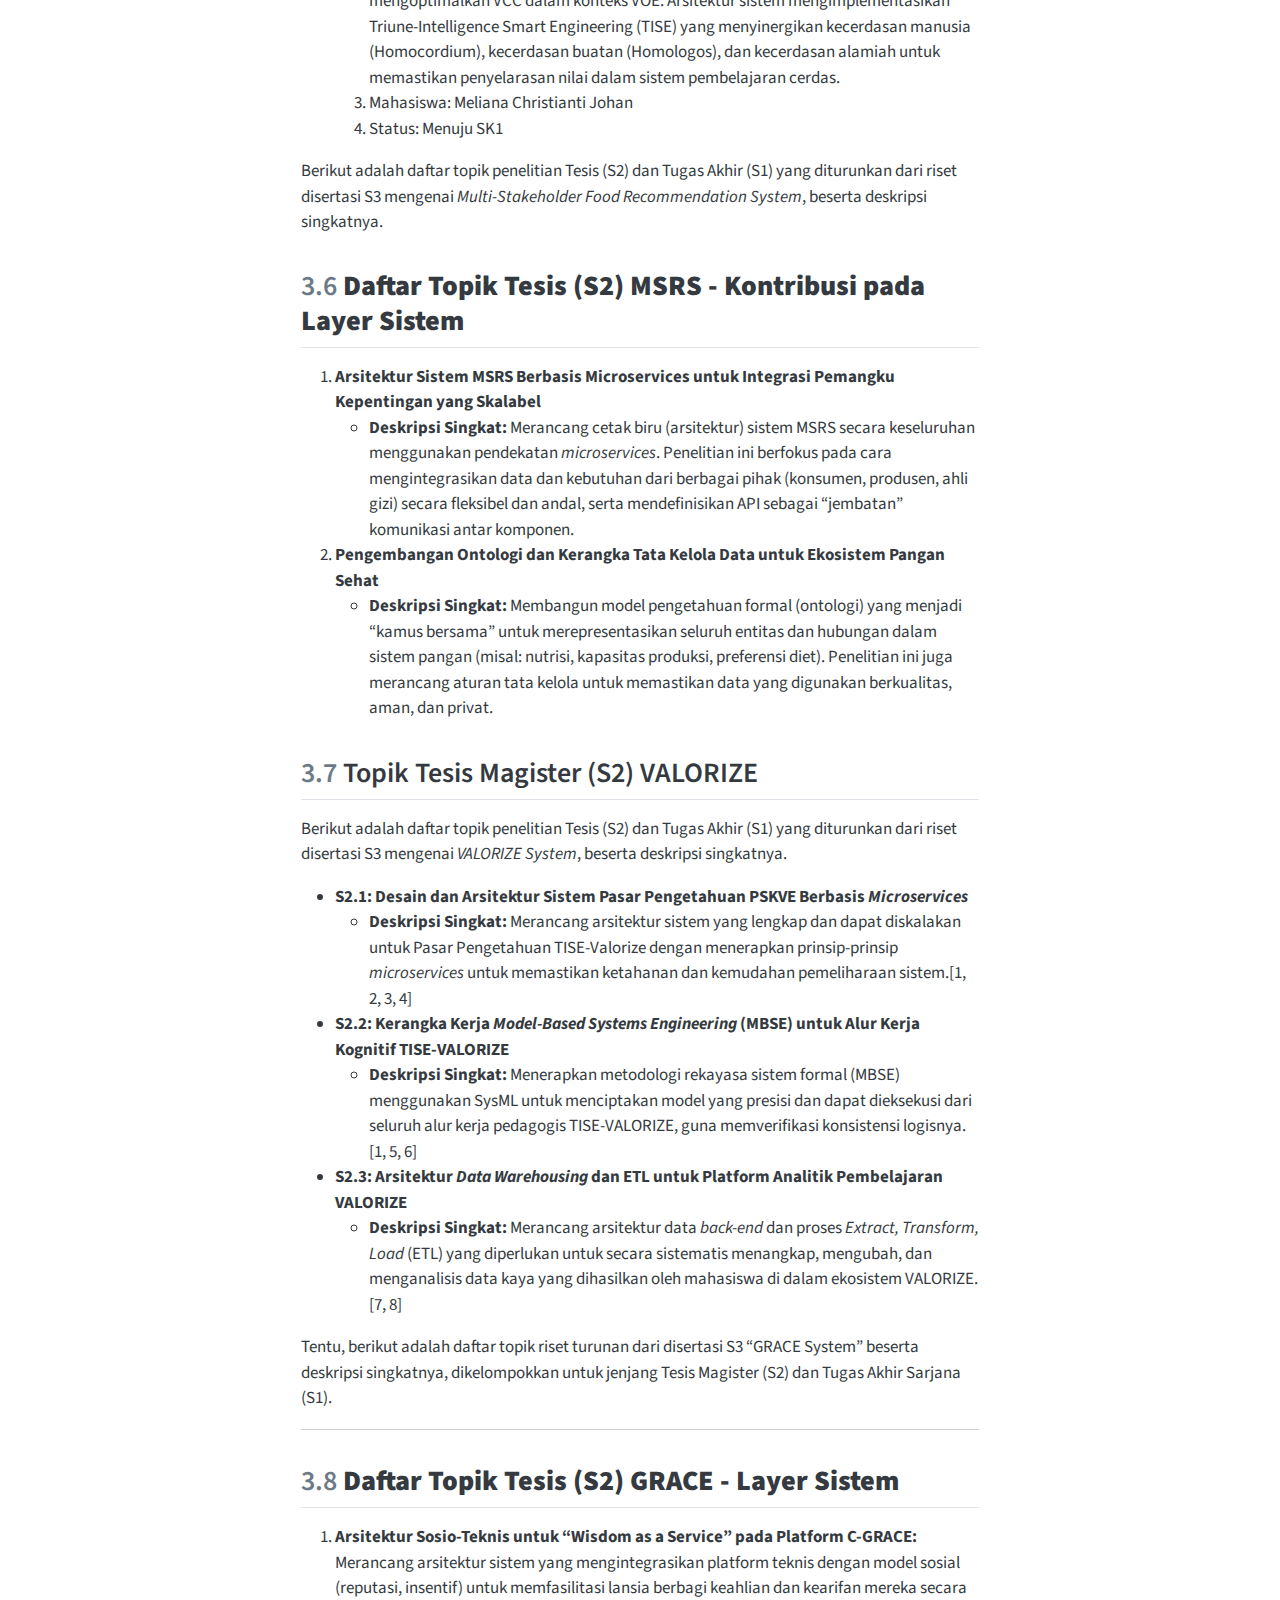
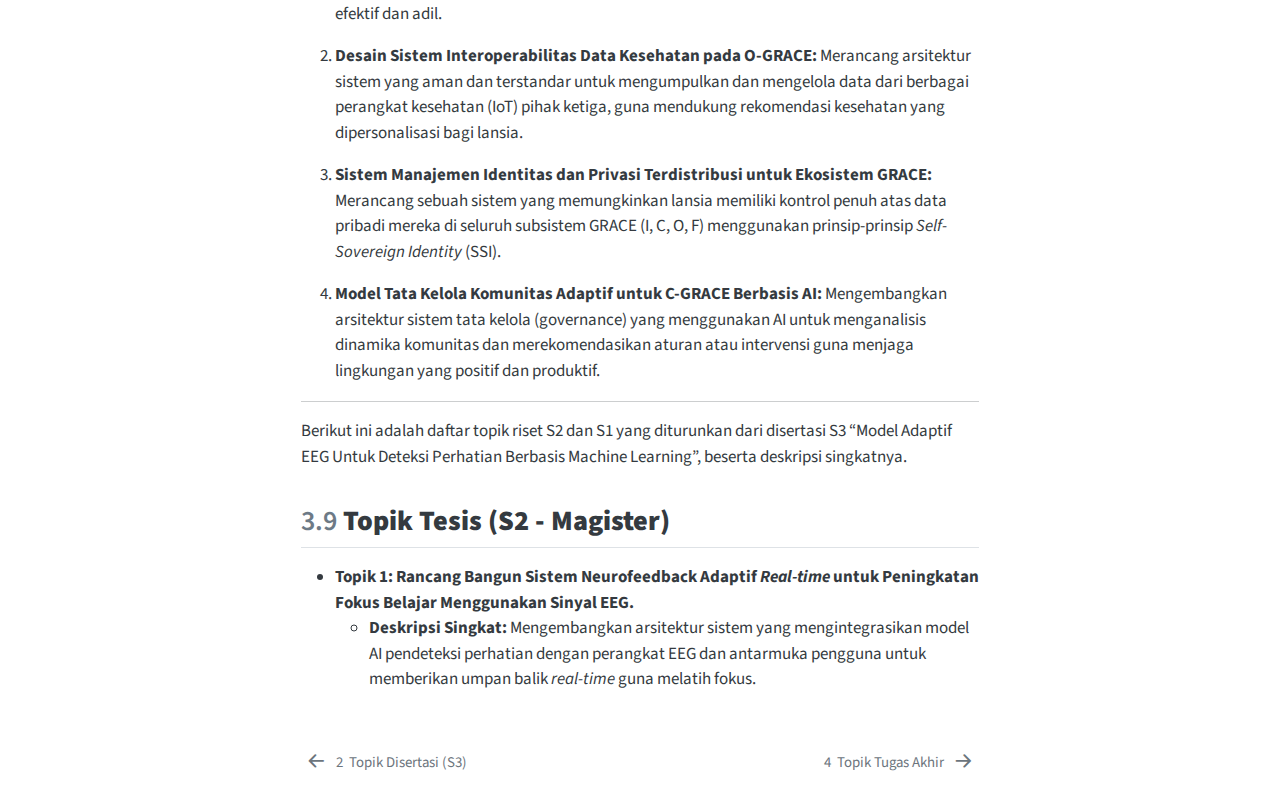
<file: docs/topik-s2.html>
<!DOCTYPE html>
<html xmlns="http://www.w3.org/1999/xhtml" lang="en" xml:lang="en"><head>

<meta charset="utf-8">
<meta name="generator" content="quarto-1.8.24">

<meta name="viewport" content="width=device-width, initial-scale=1.0, user-scalable=yes">


<title>3&nbsp; Topik Tesis – Triune-Intelligence Smart-Engineering</title>
<style>
code{white-space: pre-wrap;}
span.smallcaps{font-variant: small-caps;}
div.columns{display: flex; gap: min(4vw, 1.5em);}
div.column{flex: auto; overflow-x: auto;}
div.hanging-indent{margin-left: 1.5em; text-indent: -1.5em;}
ul.task-list{list-style: none;}
ul.task-list li input[type="checkbox"] {
  width: 0.8em;
  margin: 0 0.8em 0.2em -1em; /* quarto-specific, see https://github.com/quarto-dev/quarto-cli/issues/4556 */ 
  vertical-align: middle;
}
</style>


<script src="site_libs/quarto-nav/quarto-nav.js"></script>
<script src="site_libs/quarto-nav/headroom.min.js"></script>
<script src="site_libs/clipboard/clipboard.min.js"></script>
<script src="site_libs/quarto-search/autocomplete.umd.js"></script>
<script src="site_libs/quarto-search/fuse.min.js"></script>
<script src="site_libs/quarto-search/quarto-search.js"></script>
<meta name="quarto:offset" content="./">
<link href="./topik-s1.html" rel="next">
<link href="./topik-s3.html" rel="prev">
<script src="site_libs/quarto-html/quarto.js" type="module"></script>
<script src="site_libs/quarto-html/tabsets/tabsets.js" type="module"></script>
<script src="site_libs/quarto-html/axe/axe-check.js" type="module"></script>
<script src="site_libs/quarto-html/popper.min.js"></script>
<script src="site_libs/quarto-html/tippy.umd.min.js"></script>
<script src="site_libs/quarto-html/anchor.min.js"></script>
<link href="site_libs/quarto-html/tippy.css" rel="stylesheet">
<link href="site_libs/quarto-html/quarto-syntax-highlighting-dc55a5b9e770e841cd82e46aadbfb9b0.css" rel="stylesheet" id="quarto-text-highlighting-styles">
<script src="site_libs/bootstrap/bootstrap.min.js"></script>
<link href="site_libs/bootstrap/bootstrap-icons.css" rel="stylesheet">
<link href="site_libs/bootstrap/bootstrap-2d3d50682d03e2815b63c4e032ea834e.min.css" rel="stylesheet" append-hash="true" id="quarto-bootstrap" data-mode="light">
<script id="quarto-search-options" type="application/json">{
  "location": "sidebar",
  "copy-button": false,
  "collapse-after": 3,
  "panel-placement": "start",
  "type": "textbox",
  "limit": 50,
  "keyboard-shortcut": [
    "f",
    "/",
    "s"
  ],
  "show-item-context": false,
  "language": {
    "search-no-results-text": "No results",
    "search-matching-documents-text": "matching documents",
    "search-copy-link-title": "Copy link to search",
    "search-hide-matches-text": "Hide additional matches",
    "search-more-match-text": "more match in this document",
    "search-more-matches-text": "more matches in this document",
    "search-clear-button-title": "Clear",
    "search-text-placeholder": "",
    "search-detached-cancel-button-title": "Cancel",
    "search-submit-button-title": "Submit",
    "search-label": "Search"
  }
}</script>


</head>

<body class="nav-sidebar floating quarto-light">

<div id="quarto-search-results"></div>
  <header id="quarto-header" class="headroom fixed-top">
  <nav class="quarto-secondary-nav">
    <div class="container-fluid d-flex">
      <button type="button" class="quarto-btn-toggle btn" data-bs-toggle="collapse" role="button" data-bs-target=".quarto-sidebar-collapse-item" aria-controls="quarto-sidebar" aria-expanded="false" aria-label="Toggle sidebar navigation" onclick="if (window.quartoToggleHeadroom) { window.quartoToggleHeadroom(); }">
        <i class="bi bi-layout-text-sidebar-reverse"></i>
      </button>
        <nav class="quarto-page-breadcrumbs" aria-label="breadcrumb"><ol class="breadcrumb"><li class="breadcrumb-item"><a href="./topik-s2.html"><span class="chapter-number">3</span>&nbsp; <span class="chapter-title">Topik Tesis</span></a></li></ol></nav>
        <a class="flex-grow-1" role="navigation" data-bs-toggle="collapse" data-bs-target=".quarto-sidebar-collapse-item" aria-controls="quarto-sidebar" aria-expanded="false" aria-label="Toggle sidebar navigation" onclick="if (window.quartoToggleHeadroom) { window.quartoToggleHeadroom(); }">      
        </a>
      <button type="button" class="btn quarto-search-button" aria-label="Search" onclick="window.quartoOpenSearch();">
        <i class="bi bi-search"></i>
      </button>
    </div>
  </nav>
</header>
<!-- content -->
<div id="quarto-content" class="quarto-container page-columns page-rows-contents page-layout-article">
<!-- sidebar -->
  <nav id="quarto-sidebar" class="sidebar collapse collapse-horizontal quarto-sidebar-collapse-item sidebar-navigation floating overflow-auto">
    <div class="pt-lg-2 mt-2 text-left sidebar-header sidebar-header-stacked">
      <a href="./index.html" class="sidebar-logo-link">
      </a>
    <div class="sidebar-title mb-0 py-0">
      <a href="./">Triune-Intelligence Smart-Engineering</a> 
    </div>
      </div>
        <div class="mt-2 flex-shrink-0 align-items-center">
        <div class="sidebar-search">
        <div id="quarto-search" class="" title="Search"></div>
        </div>
        </div>
    <div class="sidebar-menu-container"> 
    <ul class="list-unstyled mt-1">
        <li class="sidebar-item">
  <div class="sidebar-item-container"> 
  <a href="./index.html" class="sidebar-item-text sidebar-link">
 <span class="menu-text">Pengantar</span></a>
  </div>
</li>
        <li class="sidebar-item">
  <div class="sidebar-item-container"> 
  <a href="./intro.html" class="sidebar-item-text sidebar-link">
 <span class="menu-text"><span class="chapter-number">1</span>&nbsp; <span class="chapter-title">Pendahuluan: Apa itu TISE</span></span></a>
  </div>
</li>
        <li class="sidebar-item">
  <div class="sidebar-item-container"> 
  <a href="./topik-s3.html" class="sidebar-item-text sidebar-link">
 <span class="menu-text"><span class="chapter-number">2</span>&nbsp; <span class="chapter-title">Topik Disertasi (S3)</span></span></a>
  </div>
</li>
        <li class="sidebar-item">
  <div class="sidebar-item-container"> 
  <a href="./topik-s2.html" class="sidebar-item-text sidebar-link active">
 <span class="menu-text"><span class="chapter-number">3</span>&nbsp; <span class="chapter-title">Topik Tesis</span></span></a>
  </div>
</li>
        <li class="sidebar-item">
  <div class="sidebar-item-container"> 
  <a href="./topik-s1.html" class="sidebar-item-text sidebar-link">
 <span class="menu-text"><span class="chapter-number">4</span>&nbsp; <span class="chapter-title">Topik Tugas Akhir</span></span></a>
  </div>
</li>
        <li class="sidebar-item">
  <div class="sidebar-item-container"> 
  <a href="./summary.html" class="sidebar-item-text sidebar-link">
 <span class="menu-text"><span class="chapter-number">5</span>&nbsp; <span class="chapter-title">Langkah Selanjutnya</span></span></a>
  </div>
</li>
        <li class="sidebar-item">
  <div class="sidebar-item-container"> 
  <a href="./references.html" class="sidebar-item-text sidebar-link">
 <span class="menu-text">References</span></a>
  </div>
</li>
    </ul>
    </div>
</nav>
<div id="quarto-sidebar-glass" class="quarto-sidebar-collapse-item" data-bs-toggle="collapse" data-bs-target=".quarto-sidebar-collapse-item"></div>
<!-- margin-sidebar -->
    <div id="quarto-margin-sidebar" class="sidebar margin-sidebar">
        <nav id="TOC" role="doc-toc" class="toc-active">
    <h2 id="toc-title">Table of contents</h2>
   
  <ul>
  <li><a href="#tema-1-project-and-financial-engineering" id="toc-tema-1-project-and-financial-engineering" class="nav-link active" data-scroll-target="#tema-1-project-and-financial-engineering"><span class="header-section-number">3.1</span> Tema 1: Project and Financial Engineering</a></li>
  <li><a href="#tema-2-quality-of-experience" id="toc-tema-2-quality-of-experience" class="nav-link" data-scroll-target="#tema-2-quality-of-experience"><span class="header-section-number">3.2</span> Tema 2: Quality of Experience</a></li>
  <li><a href="#tema-3-smart-living-environment" id="toc-tema-3-smart-living-environment" class="nav-link" data-scroll-target="#tema-3-smart-living-environment"><span class="header-section-number">3.3</span> Tema 3: Smart Living Environment</a></li>
  <li><a href="#tema-4-smart-signal-processing-for-human-therapy-purposes" id="toc-tema-4-smart-signal-processing-for-human-therapy-purposes" class="nav-link" data-scroll-target="#tema-4-smart-signal-processing-for-human-therapy-purposes"><span class="header-section-number">3.4</span> Tema 4: Smart Signal Processing for Human Therapy Purposes</a></li>
  <li><a href="#tema-5-smart-working-environment-in-academic-settings" id="toc-tema-5-smart-working-environment-in-academic-settings" class="nav-link" data-scroll-target="#tema-5-smart-working-environment-in-academic-settings"><span class="header-section-number">3.5</span> Tema 5: Smart Working Environment in Academic Settings</a></li>
  <li><a href="#daftar-topik-tesis-s2-msrs---kontribusi-pada-layer-sistem" id="toc-daftar-topik-tesis-s2-msrs---kontribusi-pada-layer-sistem" class="nav-link" data-scroll-target="#daftar-topik-tesis-s2-msrs---kontribusi-pada-layer-sistem"><span class="header-section-number">3.6</span> <strong>Daftar Topik Tesis (S2) MSRS - Kontribusi pada Layer Sistem</strong></a></li>
  <li><a href="#topik-tesis-magister-s2-valorize" id="toc-topik-tesis-magister-s2-valorize" class="nav-link" data-scroll-target="#topik-tesis-magister-s2-valorize"><span class="header-section-number">3.7</span> Topik Tesis Magister (S2) VALORIZE</a></li>
  <li><a href="#daftar-topik-tesis-s2-grace---layer-sistem" id="toc-daftar-topik-tesis-s2-grace---layer-sistem" class="nav-link" data-scroll-target="#daftar-topik-tesis-s2-grace---layer-sistem"><span class="header-section-number">3.8</span> <strong>Daftar Topik Tesis (S2) GRACE - Layer Sistem</strong></a></li>
  <li><a href="#topik-tesis-s2---magister" id="toc-topik-tesis-s2---magister" class="nav-link" data-scroll-target="#topik-tesis-s2---magister"><span class="header-section-number">3.9</span> <strong>Topik Tesis (S2 - Magister)</strong></a></li>
  </ul>
</nav>
    </div>
<!-- main -->
<main class="content" id="quarto-document-content">

<header id="title-block-header" class="quarto-title-block default">
<div class="quarto-title">
<h1 class="title"><span class="chapter-number">3</span>&nbsp; <span class="chapter-title">Topik Tesis</span></h1>
</div>



<div class="quarto-title-meta">

    
  
    
  </div>
  


</header>


<section id="tema-1-project-and-financial-engineering" class="level2" data-number="3.1">
<h2 data-number="3.1" class="anchored" data-anchor-id="tema-1-project-and-financial-engineering"><span class="header-section-number">3.1</span> Tema 1: Project and Financial Engineering</h2>
<ol type="1">
<li><p>Judul: Model Value Index Untuk Rekayasa Produk Finansial dengan penerapannya pada Digital Loan.</p>
<ol type="1">
<li><p>Nomor Topik: D1.1</p></li>
<li><p>Deskripsi Singkat: Penelitian ini mengatasi tantangan sosio-teknis dalam ekosistem keuangan digital, khususnya digital loan, yang dipicu oleh asimetri informasi dan keterbatasan model evaluasi seperti credit scoring konvensional yang statis dan hanya berfokus pada riwayat borrower. Untuk menjawab permasalahan tersebut, dirancang sistem rekayasa finansial bernama Smart Loan Arranger yang berpusat pada Model Value Index, sebuah artefak hasil pendekatan Value Engineering dan paradigma Smart Engineering untuk mengukur nilai intrinsik pinjaman dari perspektif multi-stakeholder.</p></li>
<li><p>Mahasiwa: Sen Yung</p></li>
<li><p>Status: Review Disertasi</p></li>
</ol></li>
<li><p>Judul: Portofolio Project Optimisasi Model Menggunakan Pembiayaan Campuran</p>
<ol type="1">
<li><p>Nomor Topik: D1.2</p></li>
<li><p>Deskripsi Singkat: Tema ini memperkenalkan Integrated Flexible Portfolio Optimization Model (IFPOM) — sebuah model optimasi multiobjektif yang dirancang untuk membantu pengambil keputusan dalam memilih portofolio proyek teknologi informasi dan komunikasi (ICT) secara strategis, dengan mempertimbangkan ketidakpastian finansial, risiko teknologi, dan sinergi antar proyek.</p></li>
<li><p>Mahasiswa: Nisa Hanum</p></li>
<li><p>Status: SK2</p></li>
</ol></li>
</ol>
</section>
<section id="tema-2-quality-of-experience" class="level2" data-number="3.2">
<h2 data-number="3.2" class="anchored" data-anchor-id="tema-2-quality-of-experience"><span class="header-section-number">3.2</span> Tema 2: Quality of Experience</h2>
<ol type="1">
<li><p>Judul: Optimisasi QoE Layanan Video Streaming Berbasis Persepsi Pengguna</p>
<ol type="1">
<li><p>Nomor Topik: D2.1</p></li>
<li><p>Deskripsi Singkat: Penelitian ini membahas keterkaitan antara persepsi pengguna dan kualitas pengalaman (Quality of Experience/QoE) pada layanan video streaming dengan memanfaatkan data publik dari media sosial. Dalam era persaingan layanan digital yang semakin ketat, memahami kepuasan pengguna secara langsung menjadi kunci dalam pengembangan layanan yang adaptif dan berkelanjutan. Studi ini menggunakan pendekatan analisis sentimen dan teknik penambangan teks untuk mengekstraksi opini pengguna yang ditujukan kepada berbagai platform video streaming. Setiap persepsi kemudian diklasifikasikan ke dalam dimensi QoE yang mencerminkan aspek manusia, konten, konteks, dan sistem. Hasil penelitian ini membuka peluang besar untuk mengembangkan model optimisasi QoE berbasis persepsi pengguna secara real-time, yang dapat digunakan untuk meningkatkan kualitas layanan, personalisasi konten, serta strategi adaptasi teknis. Ke depan, pendekatan ini dapat diperluas ke berbagai jenis media digital dan lingkungan jaringan yang lebih kompleks.</p></li>
<li><p>Mahasiswa: Fahmi Candra Permana</p></li>
<li><p>Status: Sudah SK2, Menuju SK3</p></li>
</ol></li>
</ol>
</section>
<section id="tema-3-smart-living-environment" class="level2" data-number="3.3">
<h2 data-number="3.3" class="anchored" data-anchor-id="tema-3-smart-living-environment"><span class="header-section-number">3.3</span> Tema 3: Smart Living Environment</h2>
<ol type="1">
<li>Judul: GRACE index for Community Computing its Application to Elder Living Population
<ol type="1">
<li>Nomor Topik: D3.1</li>
<li>Deskripsi Singkat:</li>
<li>Mahasiswa: Tiur Gantini</li>
<li>Status: Menuju SK3</li>
</ol></li>
<li>Judul: Multistakeholder Recommendation System for Healthy Food
<ol type="1">
<li>Nomor Topik: D3.2</li>
<li>Deskripsi Singkat:</li>
<li>Mahasiswa: Laili Wahyunita</li>
<li>Status: Menuju SK2</li>
</ol></li>
</ol>
</section>
<section id="tema-4-smart-signal-processing-for-human-therapy-purposes" class="level2" data-number="3.4">
<h2 data-number="3.4" class="anchored" data-anchor-id="tema-4-smart-signal-processing-for-human-therapy-purposes"><span class="header-section-number">3.4</span> Tema 4: Smart Signal Processing for Human Therapy Purposes</h2>
<ol type="1">
<li>Judul: Development an Adaptive EEG Model for Machine Learning based Attention Detection (Neurofeedback Therapy)
<ol type="1">
<li>Nomor Topik: D4.1</li>
<li>Deskripsi Singkat:</li>
<li>Mahasiswa: Teddy Marcus Zakaria (Kontak: 085795650857)</li>
<li>Status: Menuju SK1</li>
</ol></li>
</ol>
</section>
<section id="tema-5-smart-working-environment-in-academic-settings" class="level2" data-number="3.5">
<h2 data-number="3.5" class="anchored" data-anchor-id="tema-5-smart-working-environment-in-academic-settings"><span class="header-section-number">3.5</span> Tema 5: Smart Working Environment in Academic Settings</h2>
<ol type="1">
<li>Judul: Smart Campus Model
<ol type="1">
<li>Nomor Topik: D5.1</li>
<li>Deskripsi Singkat:</li>
<li>Mahasiswa: Radiant Victor Imbar</li>
<li>Status: Selesai (Tahun 2024)</li>
</ol></li>
<li>Judul: Framework Manajemen Cerdas Pengambilan Keputusan Menggunakan Pembelajaran Mesin dan Manajemen Pengetahuan untuk Mendukung Akreditasi Program Studi
<ol type="1">
<li>Nomor Topik: D5.2</li>
<li>Deskripsi Singkat: Penelitian ini mengusulkan pengembangan Framework Manajemen Cerdas (FMC) berbasis pembelajaran mesin (Machine Learning/ML) dan manajemen pengetahuan (Knowledge Management/KM) untuk mendukung pengambilan keputusan strategis dalam akreditasi program studi di perguruan tinggi. Melalui pendekatan Smart Engineering, framework ini dirancang untuk mengintegrasikan kecerdasan buatan, sistem data terpusat, dan peta pengetahuan agar siklus PPEPP (Perencanaan, Pelaksanaan, Evaluasi, Pengendalian, dan Peningkatan) dapat berjalan lebih efisien dan adaptif. FMC menggunakan arsitektur ASTF (Application, System, Technology, Fundamental) dan proses rekayasa V-Model dengan inti mesin PUDAL (Perceive, Understand, Decision, Act, Learn) yang berfungsi untuk melakukan persepsi data, memahami konteks standar akreditasi, mengambil keputusan berbasis bukti, mengeksekusi tindakan rekomendasi, dan belajar dari hasil akreditasi secara berkelanjutan. Penelitian ini diharapkan menghasilkan kerangka sistem cerdas yang mengotomatiskan evaluasi mutu, meningkatkan efektivitas pengambilan keputusan berbasis data, serta memperkuat kepatuhan terhadap standar akreditasi khususnya bagi perguruan tinggi dengan sumber daya terbatas.</li>
<li>Mahasiswa: Daniel Jahja Surjawan</li>
<li>Status: Menuju SK1</li>
</ol></li>
<li>Judul: Kerangka Kerja Manajemen Pengetahuan Kolaboratif Berbasis Rekayasa Cerdas untuk Pendidikan Tinggi Beriorientasi Nilai
<ol type="1">
<li>Nomor Topik: D5.3</li>
<li>Deskripsi Singkat: Penelitian ini mengusulkan pengembangan Kerangka Sistem Manajemen Pengetahuan Kolaboratif Cerdas berbasis Rekayasa Cerdas (Collaborative Knowledge Management System-Smart Engineering/CKMS-SE) sebagai Smart Artefact. CKMS-SE dirancang dengan Core Engine (platform CKMS fundamental), PUDAL Engine (Perceive, Understand, Decision-Making and Planning, Act-Response, Learning-Evaluating) yang didukung oleh Kecerdasan Buatan (Artificial Intelligence/AI) untuk pembelajaran personal (Personalized Learning/PL) dinamis dan memfasilitasi pembelajaran kolaborasi (Collaborative Learning/CL) efektif, serta PSKVE Engine (Product, Service, Knowledge, Value, Environmental) untuk mengelola dan mengoptimalkan VCC dalam konteks VOE. Arsitektur sistem mengimplementasikan Triune-Intelligence Smart Engineering (TISE) yang menyinergikan kecerdasan manusia (Homocordium), kecerdasan buatan (Homologos), dan kecerdasan alamiah untuk memastikan penyelarasan nilai dalam sistem pembelajaran cerdas.</li>
<li>Mahasiswa: Meliana Christianti Johan</li>
<li>Status: Menuju SK1</li>
</ol></li>
</ol>
<p>Berikut adalah daftar topik penelitian Tesis (S2) dan Tugas Akhir (S1) yang diturunkan dari riset disertasi S3 mengenai <em>Multi-Stakeholder Food Recommendation System</em>, beserta deskripsi singkatnya.</p>
</section>
<section id="daftar-topik-tesis-s2-msrs---kontribusi-pada-layer-sistem" class="level2" data-number="3.6">
<h2 data-number="3.6" class="anchored" data-anchor-id="daftar-topik-tesis-s2-msrs---kontribusi-pada-layer-sistem"><span class="header-section-number">3.6</span> <strong>Daftar Topik Tesis (S2) MSRS - Kontribusi pada Layer Sistem</strong></h2>
<ol type="1">
<li><strong>Arsitektur Sistem MSRS Berbasis Microservices untuk Integrasi Pemangku Kepentingan yang Skalabel</strong>
<ul>
<li><strong>Deskripsi Singkat:</strong> Merancang cetak biru (arsitektur) sistem MSRS secara keseluruhan menggunakan pendekatan <em>microservices</em>. Penelitian ini berfokus pada cara mengintegrasikan data dan kebutuhan dari berbagai pihak (konsumen, produsen, ahli gizi) secara fleksibel dan andal, serta mendefinisikan API sebagai “jembatan” komunikasi antar komponen.</li>
</ul></li>
<li><strong>Pengembangan Ontologi dan Kerangka Tata Kelola Data untuk Ekosistem Pangan Sehat</strong>
<ul>
<li><strong>Deskripsi Singkat:</strong> Membangun model pengetahuan formal (ontologi) yang menjadi “kamus bersama” untuk merepresentasikan seluruh entitas dan hubungan dalam sistem pangan (misal: nutrisi, kapasitas produksi, preferensi diet). Penelitian ini juga merancang aturan tata kelola untuk memastikan data yang digunakan berkualitas, aman, dan privat.</li>
</ul></li>
</ol>
</section>
<section id="topik-tesis-magister-s2-valorize" class="level2" data-number="3.7">
<h2 data-number="3.7" class="anchored" data-anchor-id="topik-tesis-magister-s2-valorize"><span class="header-section-number">3.7</span> Topik Tesis Magister (S2) VALORIZE</h2>
<p>Berikut adalah daftar topik penelitian Tesis (S2) dan Tugas Akhir (S1) yang diturunkan dari riset disertasi S3 mengenai <em>VALORIZE System</em>, beserta deskripsi singkatnya.</p>
<ul>
<li><strong>S2.1: Desain dan Arsitektur Sistem Pasar Pengetahuan PSKVE Berbasis <em>Microservices</em></strong>
<ul>
<li><strong>Deskripsi Singkat:</strong> Merancang arsitektur sistem yang lengkap dan dapat diskalakan untuk Pasar Pengetahuan TISE-Valorize dengan menerapkan prinsip-prinsip <em>microservices</em> untuk memastikan ketahanan dan kemudahan pemeliharaan sistem.[1, 2, 3, 4]</li>
</ul></li>
<li><strong>S2.2: Kerangka Kerja <em>Model-Based Systems Engineering</em> (MBSE) untuk Alur Kerja Kognitif TISE-VALORIZE</strong>
<ul>
<li><strong>Deskripsi Singkat:</strong> Menerapkan metodologi rekayasa sistem formal (MBSE) menggunakan SysML untuk menciptakan model yang presisi dan dapat dieksekusi dari seluruh alur kerja pedagogis TISE-VALORIZE, guna memverifikasi konsistensi logisnya.[1, 5, 6]</li>
</ul></li>
<li><strong>S2.3: Arsitektur <em>Data Warehousing</em> dan ETL untuk Platform Analitik Pembelajaran VALORIZE</strong>
<ul>
<li><strong>Deskripsi Singkat:</strong> Merancang arsitektur data <em>back-end</em> dan proses <em>Extract, Transform, Load</em> (ETL) yang diperlukan untuk secara sistematis menangkap, mengubah, dan menganalisis data kaya yang dihasilkan oleh mahasiswa di dalam ekosistem VALORIZE.[7, 8]</li>
</ul></li>
</ul>
<p>Tentu, berikut adalah daftar topik riset turunan dari disertasi S3 “GRACE System” beserta deskripsi singkatnya, dikelompokkan untuk jenjang Tesis Magister (S2) dan Tugas Akhir Sarjana (S1).</p>
<hr>
</section>
<section id="daftar-topik-tesis-s2-grace---layer-sistem" class="level2" data-number="3.8">
<h2 data-number="3.8" class="anchored" data-anchor-id="daftar-topik-tesis-s2-grace---layer-sistem"><span class="header-section-number">3.8</span> <strong>Daftar Topik Tesis (S2) GRACE - Layer Sistem</strong></h2>
<ol type="1">
<li><p><strong>Arsitektur Sosio-Teknis untuk “Wisdom as a Service” pada Platform C-GRACE:</strong> Merancang arsitektur sistem yang mengintegrasikan platform teknis dengan model sosial (reputasi, insentif) untuk memfasilitasi lansia berbagi keahlian dan kearifan mereka secara efektif dan adil.</p></li>
<li><p><strong>Desain Sistem Interoperabilitas Data Kesehatan pada O-GRACE:</strong> Merancang arsitektur sistem yang aman dan terstandar untuk mengumpulkan dan mengelola data dari berbagai perangkat kesehatan (IoT) pihak ketiga, guna mendukung rekomendasi kesehatan yang dipersonalisasi bagi lansia.</p></li>
<li><p><strong>Sistem Manajemen Identitas dan Privasi Terdistribusi untuk Ekosistem GRACE:</strong> Merancang sebuah sistem yang memungkinkan lansia memiliki kontrol penuh atas data pribadi mereka di seluruh subsistem GRACE (I, C, O, F) menggunakan prinsip-prinsip <em>Self-Sovereign Identity</em> (SSI).</p></li>
<li><p><strong>Model Tata Kelola Komunitas Adaptif untuk C-GRACE Berbasis AI:</strong> Mengembangkan arsitektur sistem tata kelola (governance) yang menggunakan AI untuk menganalisis dinamika komunitas dan merekomendasikan aturan atau intervensi guna menjaga lingkungan yang positif dan produktif.</p></li>
</ol>
<hr>
<p>Berikut ini adalah daftar topik riset S2 dan S1 yang diturunkan dari disertasi S3 “Model Adaptif EEG Untuk Deteksi Perhatian Berbasis Machine Learning”, beserta deskripsi singkatnya.</p>
</section>
<section id="topik-tesis-s2---magister" class="level2" data-number="3.9">
<h2 data-number="3.9" class="anchored" data-anchor-id="topik-tesis-s2---magister"><span class="header-section-number">3.9</span> <strong>Topik Tesis (S2 - Magister)</strong></h2>
<ul>
<li><strong>Topik 1: Rancang Bangun Sistem Neurofeedback Adaptif <em>Real-time</em> untuk Peningkatan Fokus Belajar Menggunakan Sinyal EEG.</strong>
<ul>
<li><strong>Deskripsi Singkat:</strong> Mengembangkan arsitektur sistem yang mengintegrasikan model AI pendeteksi perhatian dengan perangkat EEG dan antarmuka pengguna untuk memberikan umpan balik <em>real-time</em> guna melatih fokus.</li>
</ul></li>
</ul>


</section>

</main> <!-- /main -->
<script id="quarto-html-after-body" type="application/javascript">
  window.document.addEventListener("DOMContentLoaded", function (event) {
    const icon = "";
    const anchorJS = new window.AnchorJS();
    anchorJS.options = {
      placement: 'right',
      icon: icon
    };
    anchorJS.add('.anchored');
    const isCodeAnnotation = (el) => {
      for (const clz of el.classList) {
        if (clz.startsWith('code-annotation-')) {                     
          return true;
        }
      }
      return false;
    }
    const onCopySuccess = function(e) {
      // button target
      const button = e.trigger;
      // don't keep focus
      button.blur();
      // flash "checked"
      button.classList.add('code-copy-button-checked');
      var currentTitle = button.getAttribute("title");
      button.setAttribute("title", "Copied!");
      let tooltip;
      if (window.bootstrap) {
        button.setAttribute("data-bs-toggle", "tooltip");
        button.setAttribute("data-bs-placement", "left");
        button.setAttribute("data-bs-title", "Copied!");
        tooltip = new bootstrap.Tooltip(button, 
          { trigger: "manual", 
            customClass: "code-copy-button-tooltip",
            offset: [0, -8]});
        tooltip.show();    
      }
      setTimeout(function() {
        if (tooltip) {
          tooltip.hide();
          button.removeAttribute("data-bs-title");
          button.removeAttribute("data-bs-toggle");
          button.removeAttribute("data-bs-placement");
        }
        button.setAttribute("title", currentTitle);
        button.classList.remove('code-copy-button-checked');
      }, 1000);
      // clear code selection
      e.clearSelection();
    }
    const getTextToCopy = function(trigger) {
      const outerScaffold = trigger.parentElement.cloneNode(true);
      const codeEl = outerScaffold.querySelector('code');
      for (const childEl of codeEl.children) {
        if (isCodeAnnotation(childEl)) {
          childEl.remove();
        }
      }
      return codeEl.innerText;
    }
    const clipboard = new window.ClipboardJS('.code-copy-button:not([data-in-quarto-modal])', {
      text: getTextToCopy
    });
    clipboard.on('success', onCopySuccess);
    if (window.document.getElementById('quarto-embedded-source-code-modal')) {
      const clipboardModal = new window.ClipboardJS('.code-copy-button[data-in-quarto-modal]', {
        text: getTextToCopy,
        container: window.document.getElementById('quarto-embedded-source-code-modal')
      });
      clipboardModal.on('success', onCopySuccess);
    }
      var localhostRegex = new RegExp(/^(?:http|https):\/\/localhost\:?[0-9]*\//);
      var mailtoRegex = new RegExp(/^mailto:/);
        var filterRegex = new RegExp('/' + window.location.host + '/');
      var isInternal = (href) => {
          return filterRegex.test(href) || localhostRegex.test(href) || mailtoRegex.test(href);
      }
      // Inspect non-navigation links and adorn them if external
     var links = window.document.querySelectorAll('a[href]:not(.nav-link):not(.navbar-brand):not(.toc-action):not(.sidebar-link):not(.sidebar-item-toggle):not(.pagination-link):not(.no-external):not([aria-hidden]):not(.dropdown-item):not(.quarto-navigation-tool):not(.about-link)');
      for (var i=0; i<links.length; i++) {
        const link = links[i];
        if (!isInternal(link.href)) {
          // undo the damage that might have been done by quarto-nav.js in the case of
          // links that we want to consider external
          if (link.dataset.originalHref !== undefined) {
            link.href = link.dataset.originalHref;
          }
        }
      }
    function tippyHover(el, contentFn, onTriggerFn, onUntriggerFn) {
      const config = {
        allowHTML: true,
        maxWidth: 500,
        delay: 100,
        arrow: false,
        appendTo: function(el) {
            return el.parentElement;
        },
        interactive: true,
        interactiveBorder: 10,
        theme: 'quarto',
        placement: 'bottom-start',
      };
      if (contentFn) {
        config.content = contentFn;
      }
      if (onTriggerFn) {
        config.onTrigger = onTriggerFn;
      }
      if (onUntriggerFn) {
        config.onUntrigger = onUntriggerFn;
      }
      window.tippy(el, config); 
    }
    const noterefs = window.document.querySelectorAll('a[role="doc-noteref"]');
    for (var i=0; i<noterefs.length; i++) {
      const ref = noterefs[i];
      tippyHover(ref, function() {
        // use id or data attribute instead here
        let href = ref.getAttribute('data-footnote-href') || ref.getAttribute('href');
        try { href = new URL(href).hash; } catch {}
        const id = href.replace(/^#\/?/, "");
        const note = window.document.getElementById(id);
        if (note) {
          return note.innerHTML;
        } else {
          return "";
        }
      });
    }
    const xrefs = window.document.querySelectorAll('a.quarto-xref');
    const processXRef = (id, note) => {
      // Strip column container classes
      const stripColumnClz = (el) => {
        el.classList.remove("page-full", "page-columns");
        if (el.children) {
          for (const child of el.children) {
            stripColumnClz(child);
          }
        }
      }
      stripColumnClz(note)
      if (id === null || id.startsWith('sec-')) {
        // Special case sections, only their first couple elements
        const container = document.createElement("div");
        if (note.children && note.children.length > 2) {
          container.appendChild(note.children[0].cloneNode(true));
          for (let i = 1; i < note.children.length; i++) {
            const child = note.children[i];
            if (child.tagName === "P" && child.innerText === "") {
              continue;
            } else {
              container.appendChild(child.cloneNode(true));
              break;
            }
          }
          if (window.Quarto?.typesetMath) {
            window.Quarto.typesetMath(container);
          }
          return container.innerHTML
        } else {
          if (window.Quarto?.typesetMath) {
            window.Quarto.typesetMath(note);
          }
          return note.innerHTML;
        }
      } else {
        // Remove any anchor links if they are present
        const anchorLink = note.querySelector('a.anchorjs-link');
        if (anchorLink) {
          anchorLink.remove();
        }
        if (window.Quarto?.typesetMath) {
          window.Quarto.typesetMath(note);
        }
        if (note.classList.contains("callout")) {
          return note.outerHTML;
        } else {
          return note.innerHTML;
        }
      }
    }
    for (var i=0; i<xrefs.length; i++) {
      const xref = xrefs[i];
      tippyHover(xref, undefined, function(instance) {
        instance.disable();
        let url = xref.getAttribute('href');
        let hash = undefined; 
        if (url.startsWith('#')) {
          hash = url;
        } else {
          try { hash = new URL(url).hash; } catch {}
        }
        if (hash) {
          const id = hash.replace(/^#\/?/, "");
          const note = window.document.getElementById(id);
          if (note !== null) {
            try {
              const html = processXRef(id, note.cloneNode(true));
              instance.setContent(html);
            } finally {
              instance.enable();
              instance.show();
            }
          } else {
            // See if we can fetch this
            fetch(url.split('#')[0])
            .then(res => res.text())
            .then(html => {
              const parser = new DOMParser();
              const htmlDoc = parser.parseFromString(html, "text/html");
              const note = htmlDoc.getElementById(id);
              if (note !== null) {
                const html = processXRef(id, note);
                instance.setContent(html);
              } 
            }).finally(() => {
              instance.enable();
              instance.show();
            });
          }
        } else {
          // See if we can fetch a full url (with no hash to target)
          // This is a special case and we should probably do some content thinning / targeting
          fetch(url)
          .then(res => res.text())
          .then(html => {
            const parser = new DOMParser();
            const htmlDoc = parser.parseFromString(html, "text/html");
            const note = htmlDoc.querySelector('main.content');
            if (note !== null) {
              // This should only happen for chapter cross references
              // (since there is no id in the URL)
              // remove the first header
              if (note.children.length > 0 && note.children[0].tagName === "HEADER") {
                note.children[0].remove();
              }
              const html = processXRef(null, note);
              instance.setContent(html);
            } 
          }).finally(() => {
            instance.enable();
            instance.show();
          });
        }
      }, function(instance) {
      });
    }
        let selectedAnnoteEl;
        const selectorForAnnotation = ( cell, annotation) => {
          let cellAttr = 'data-code-cell="' + cell + '"';
          let lineAttr = 'data-code-annotation="' +  annotation + '"';
          const selector = 'span[' + cellAttr + '][' + lineAttr + ']';
          return selector;
        }
        const selectCodeLines = (annoteEl) => {
          const doc = window.document;
          const targetCell = annoteEl.getAttribute("data-target-cell");
          const targetAnnotation = annoteEl.getAttribute("data-target-annotation");
          const annoteSpan = window.document.querySelector(selectorForAnnotation(targetCell, targetAnnotation));
          const lines = annoteSpan.getAttribute("data-code-lines").split(",");
          const lineIds = lines.map((line) => {
            return targetCell + "-" + line;
          })
          let top = null;
          let height = null;
          let parent = null;
          if (lineIds.length > 0) {
              //compute the position of the single el (top and bottom and make a div)
              const el = window.document.getElementById(lineIds[0]);
              top = el.offsetTop;
              height = el.offsetHeight;
              parent = el.parentElement.parentElement;
            if (lineIds.length > 1) {
              const lastEl = window.document.getElementById(lineIds[lineIds.length - 1]);
              const bottom = lastEl.offsetTop + lastEl.offsetHeight;
              height = bottom - top;
            }
            if (top !== null && height !== null && parent !== null) {
              // cook up a div (if necessary) and position it 
              let div = window.document.getElementById("code-annotation-line-highlight");
              if (div === null) {
                div = window.document.createElement("div");
                div.setAttribute("id", "code-annotation-line-highlight");
                div.style.position = 'absolute';
                parent.appendChild(div);
              }
              div.style.top = top - 2 + "px";
              div.style.height = height + 4 + "px";
              div.style.left = 0;
              let gutterDiv = window.document.getElementById("code-annotation-line-highlight-gutter");
              if (gutterDiv === null) {
                gutterDiv = window.document.createElement("div");
                gutterDiv.setAttribute("id", "code-annotation-line-highlight-gutter");
                gutterDiv.style.position = 'absolute';
                const codeCell = window.document.getElementById(targetCell);
                const gutter = codeCell.querySelector('.code-annotation-gutter');
                gutter.appendChild(gutterDiv);
              }
              gutterDiv.style.top = top - 2 + "px";
              gutterDiv.style.height = height + 4 + "px";
            }
            selectedAnnoteEl = annoteEl;
          }
        };
        const unselectCodeLines = () => {
          const elementsIds = ["code-annotation-line-highlight", "code-annotation-line-highlight-gutter"];
          elementsIds.forEach((elId) => {
            const div = window.document.getElementById(elId);
            if (div) {
              div.remove();
            }
          });
          selectedAnnoteEl = undefined;
        };
          // Handle positioning of the toggle
      window.addEventListener(
        "resize",
        throttle(() => {
          elRect = undefined;
          if (selectedAnnoteEl) {
            selectCodeLines(selectedAnnoteEl);
          }
        }, 10)
      );
      function throttle(fn, ms) {
      let throttle = false;
      let timer;
        return (...args) => {
          if(!throttle) { // first call gets through
              fn.apply(this, args);
              throttle = true;
          } else { // all the others get throttled
              if(timer) clearTimeout(timer); // cancel #2
              timer = setTimeout(() => {
                fn.apply(this, args);
                timer = throttle = false;
              }, ms);
          }
        };
      }
        // Attach click handler to the DT
        const annoteDls = window.document.querySelectorAll('dt[data-target-cell]');
        for (const annoteDlNode of annoteDls) {
          annoteDlNode.addEventListener('click', (event) => {
            const clickedEl = event.target;
            if (clickedEl !== selectedAnnoteEl) {
              unselectCodeLines();
              const activeEl = window.document.querySelector('dt[data-target-cell].code-annotation-active');
              if (activeEl) {
                activeEl.classList.remove('code-annotation-active');
              }
              selectCodeLines(clickedEl);
              clickedEl.classList.add('code-annotation-active');
            } else {
              // Unselect the line
              unselectCodeLines();
              clickedEl.classList.remove('code-annotation-active');
            }
          });
        }
    const findCites = (el) => {
      const parentEl = el.parentElement;
      if (parentEl) {
        const cites = parentEl.dataset.cites;
        if (cites) {
          return {
            el,
            cites: cites.split(' ')
          };
        } else {
          return findCites(el.parentElement)
        }
      } else {
        return undefined;
      }
    };
    var bibliorefs = window.document.querySelectorAll('a[role="doc-biblioref"]');
    for (var i=0; i<bibliorefs.length; i++) {
      const ref = bibliorefs[i];
      const citeInfo = findCites(ref);
      if (citeInfo) {
        tippyHover(citeInfo.el, function() {
          var popup = window.document.createElement('div');
          citeInfo.cites.forEach(function(cite) {
            var citeDiv = window.document.createElement('div');
            citeDiv.classList.add('hanging-indent');
            citeDiv.classList.add('csl-entry');
            var biblioDiv = window.document.getElementById('ref-' + cite);
            if (biblioDiv) {
              citeDiv.innerHTML = biblioDiv.innerHTML;
            }
            popup.appendChild(citeDiv);
          });
          return popup.innerHTML;
        });
      }
    }
  });
  </script>
<nav class="page-navigation">
  <div class="nav-page nav-page-previous">
      <a href="./topik-s3.html" class="pagination-link" aria-label="Topik Disertasi (S3)">
        <i class="bi bi-arrow-left-short"></i> <span class="nav-page-text"><span class="chapter-number">2</span>&nbsp; <span class="chapter-title">Topik Disertasi (S3)</span></span>
      </a>          
  </div>
  <div class="nav-page nav-page-next">
      <a href="./topik-s1.html" class="pagination-link" aria-label="Topik Tugas Akhir">
        <span class="nav-page-text"><span class="chapter-number">4</span>&nbsp; <span class="chapter-title">Topik Tugas Akhir</span></span> <i class="bi bi-arrow-right-short"></i>
      </a>
  </div>
</nav>
</div> <!-- /content -->




</body></html>
</file>
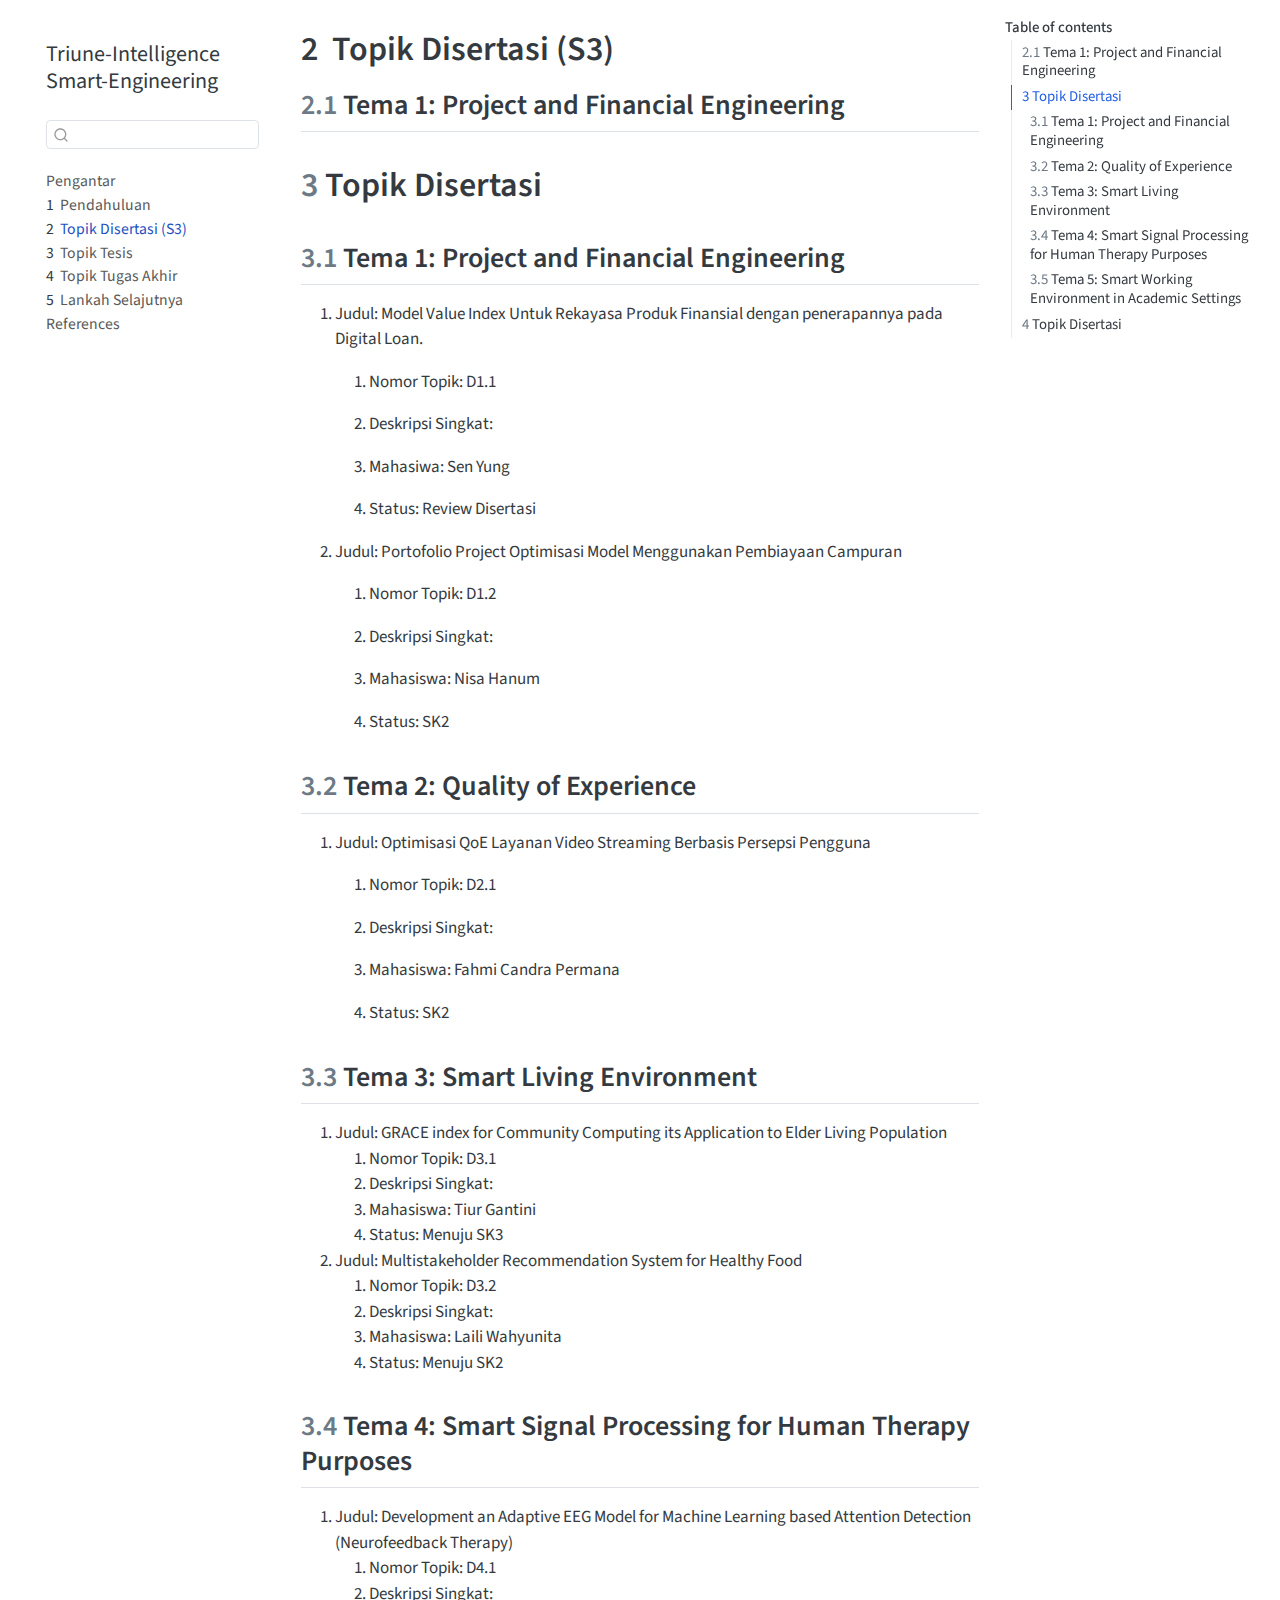
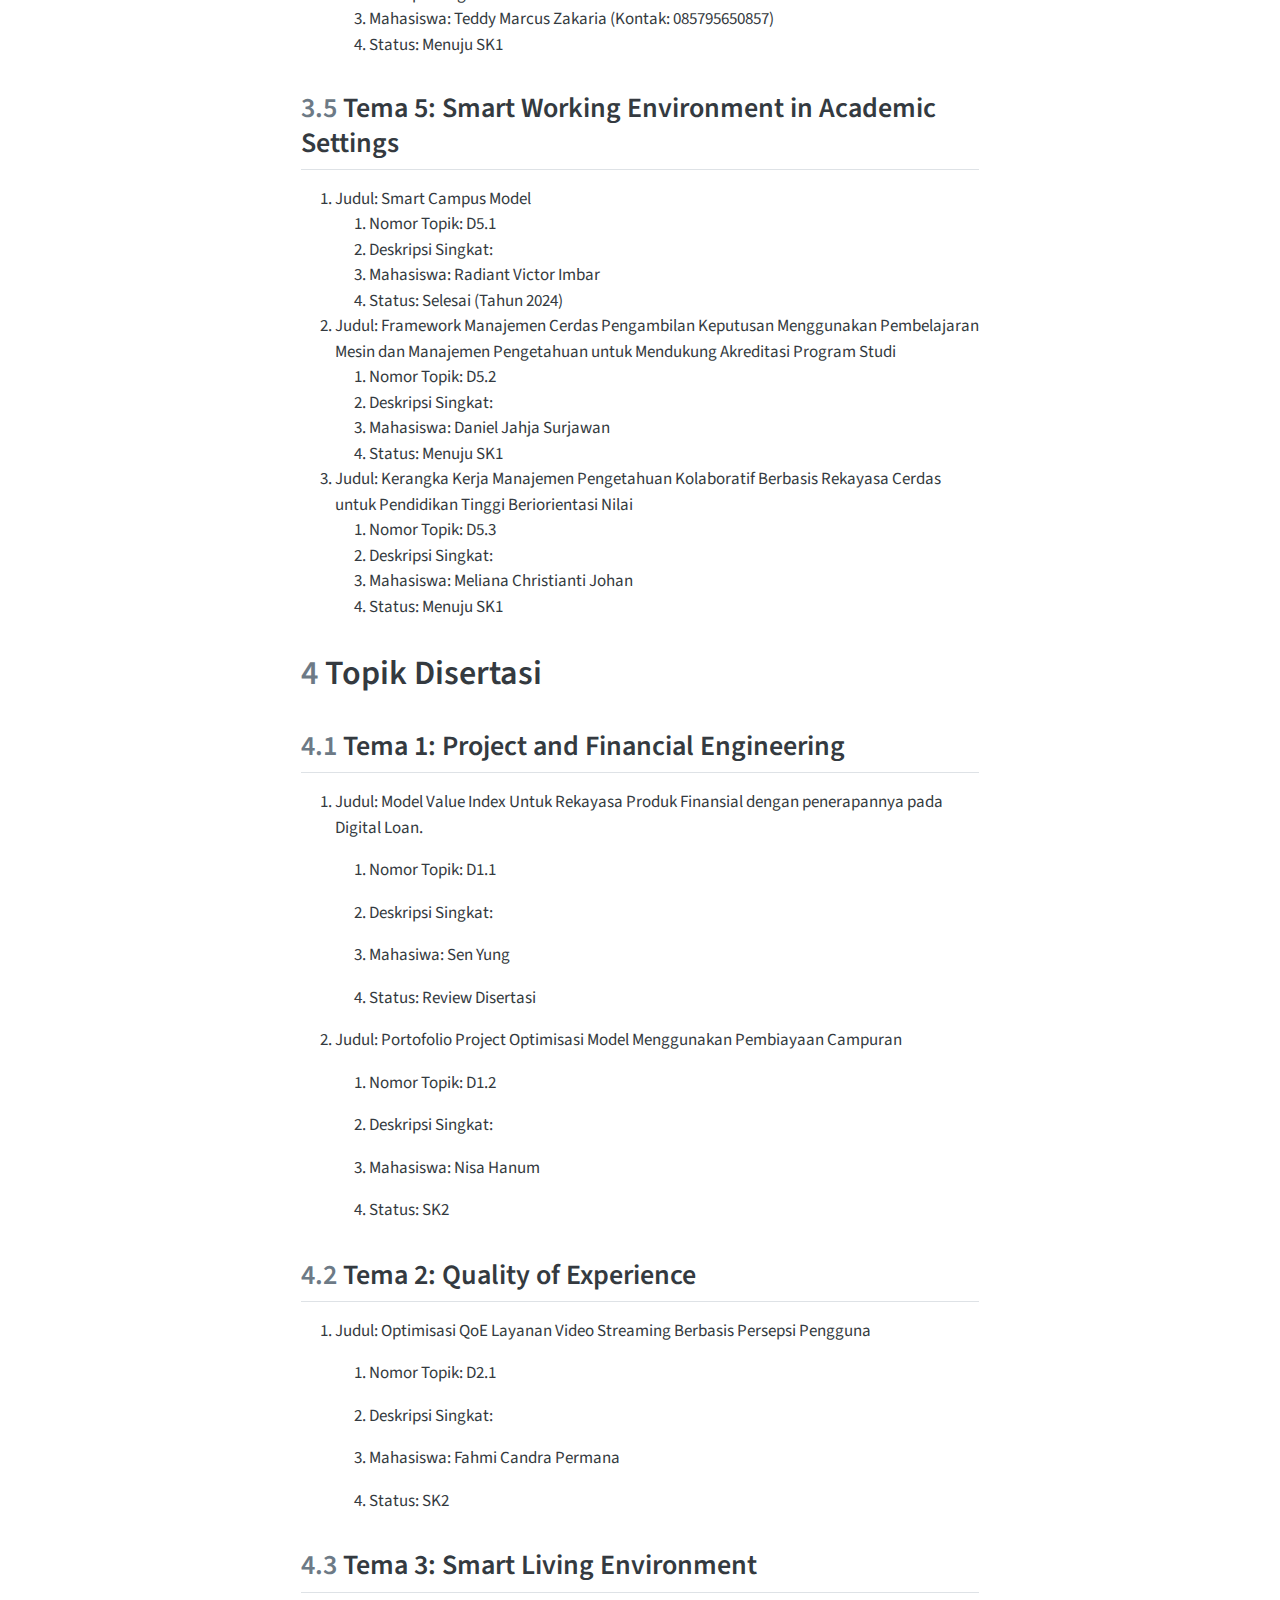
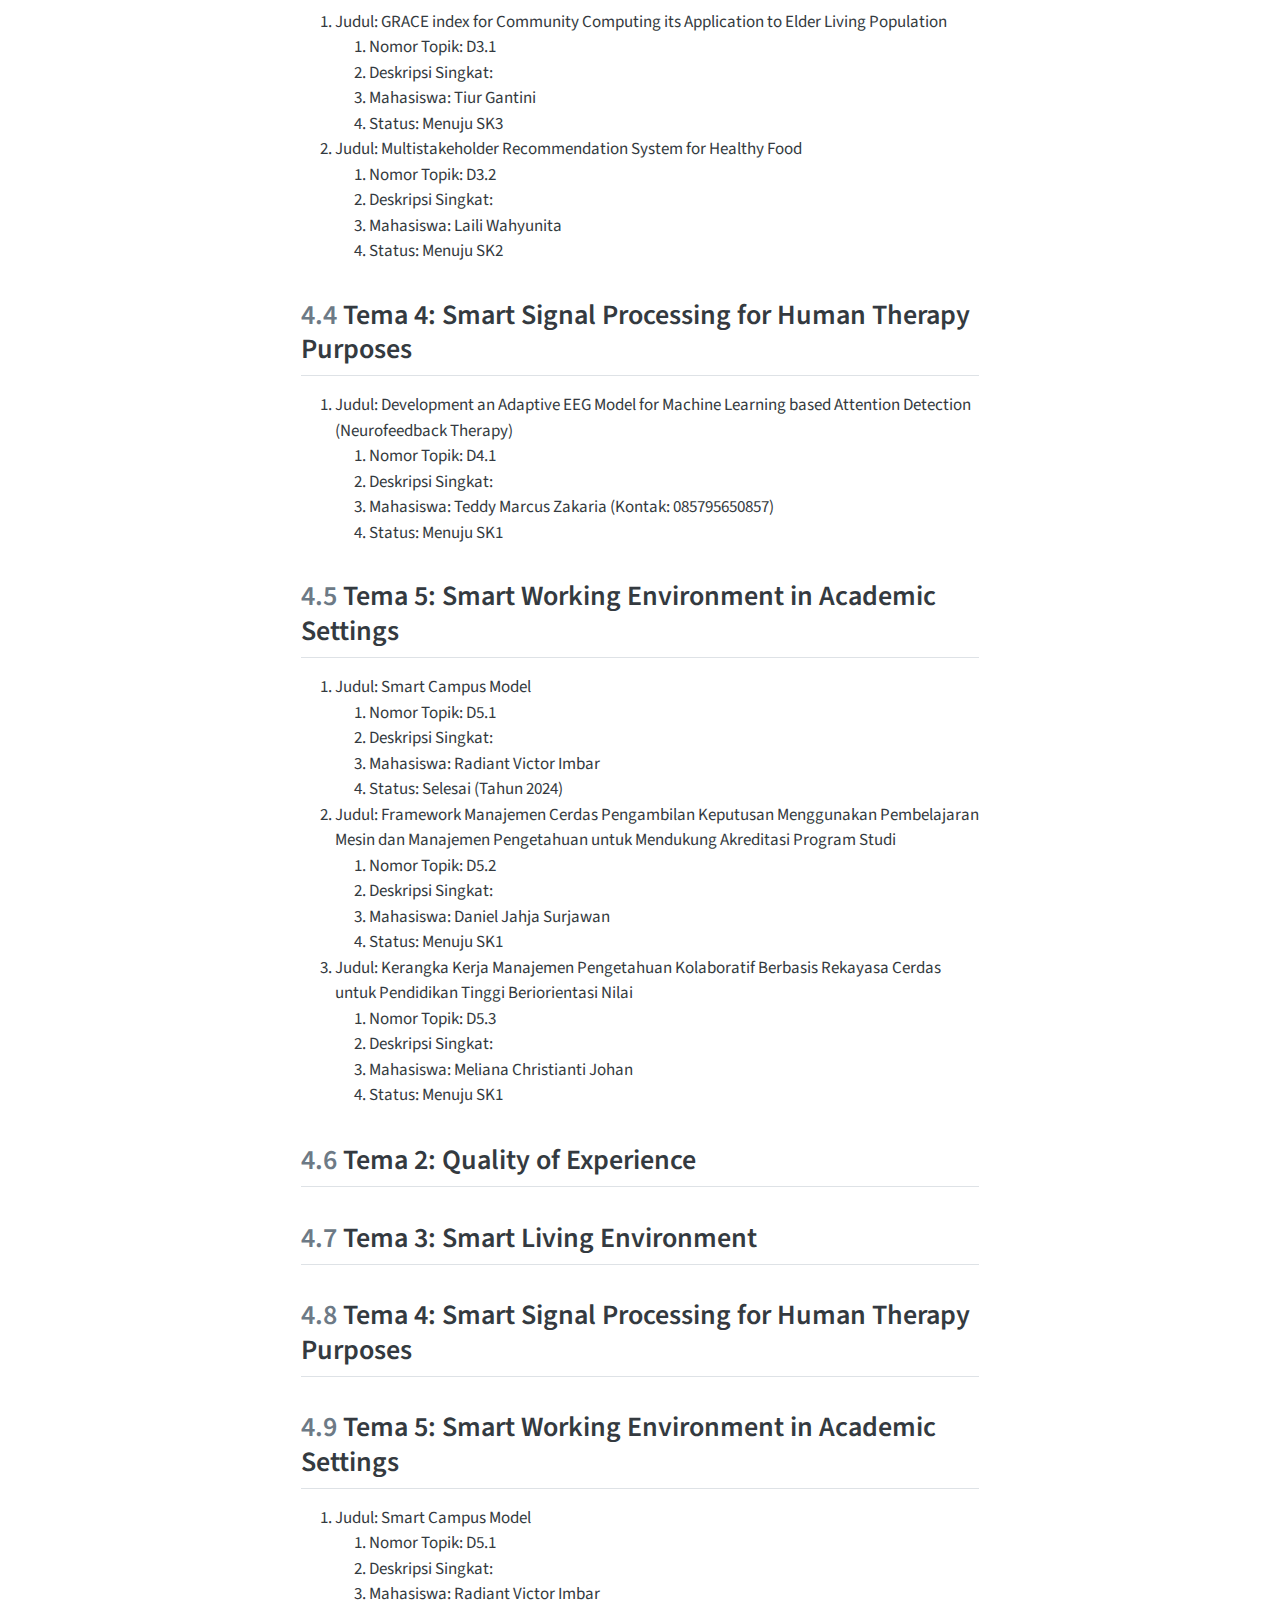
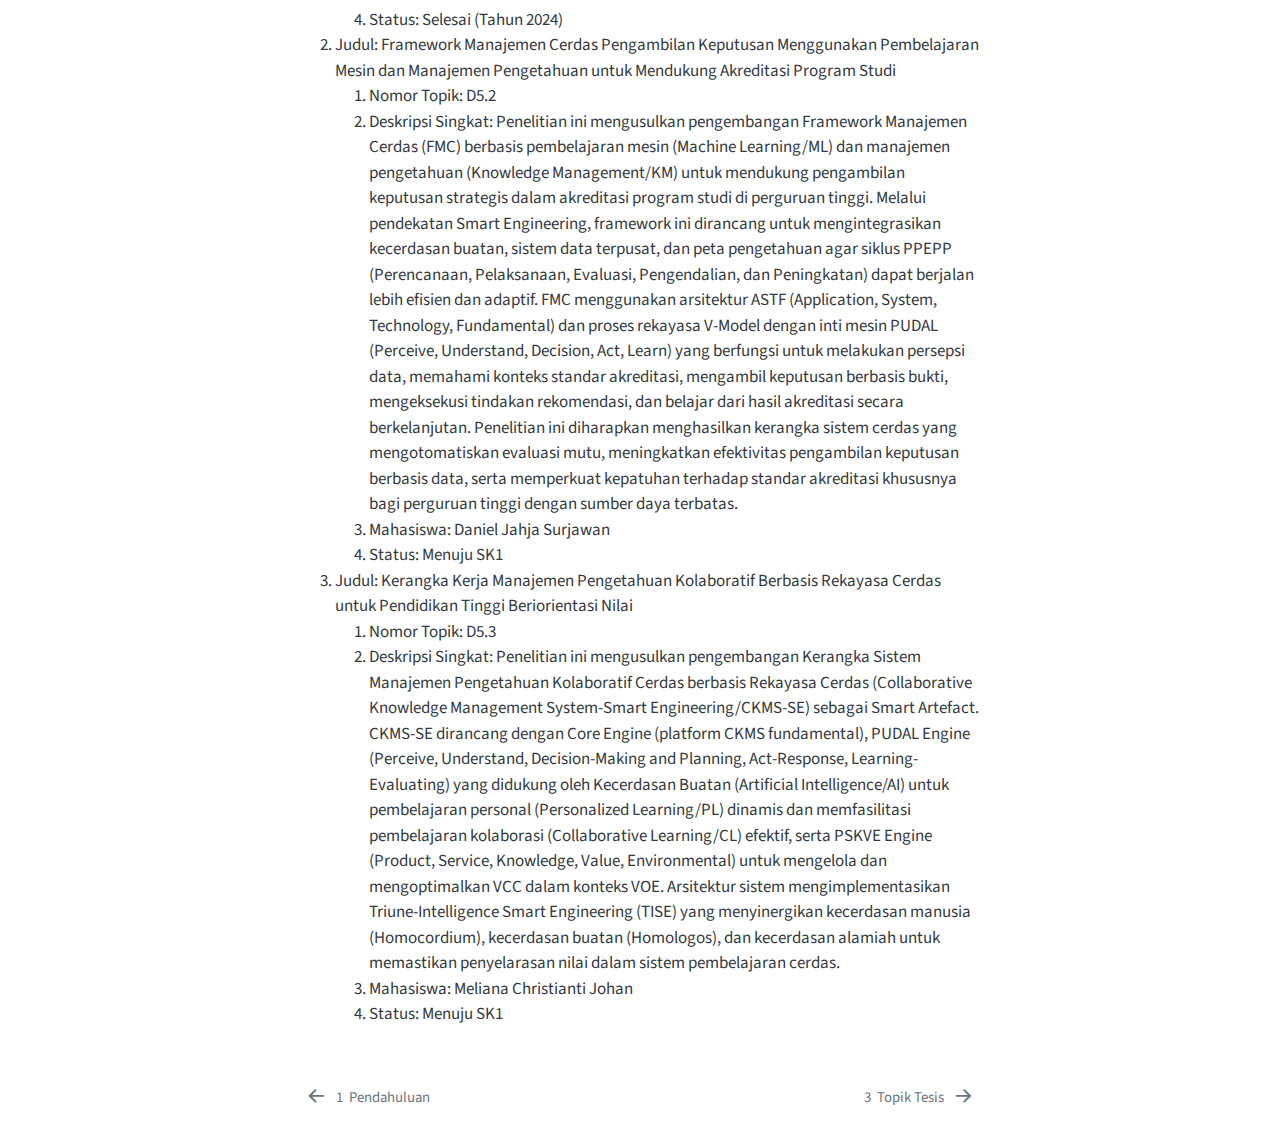
<file: docs/topik-s3.html>
<!DOCTYPE html>
<html xmlns="http://www.w3.org/1999/xhtml" lang="en" xml:lang="en"><head>

<meta charset="utf-8">
<meta name="generator" content="quarto-1.8.24">

<meta name="viewport" content="width=device-width, initial-scale=1.0, user-scalable=yes">


<title>2&nbsp; Topik Disertasi (S3) – Triune-Intelligence Smart-Engineering</title>
<style>
code{white-space: pre-wrap;}
span.smallcaps{font-variant: small-caps;}
div.columns{display: flex; gap: min(4vw, 1.5em);}
div.column{flex: auto; overflow-x: auto;}
div.hanging-indent{margin-left: 1.5em; text-indent: -1.5em;}
ul.task-list{list-style: none;}
ul.task-list li input[type="checkbox"] {
  width: 0.8em;
  margin: 0 0.8em 0.2em -1em; /* quarto-specific, see https://github.com/quarto-dev/quarto-cli/issues/4556 */ 
  vertical-align: middle;
}
</style>


<script src="site_libs/quarto-nav/quarto-nav.js"></script>
<script src="site_libs/quarto-nav/headroom.min.js"></script>
<script src="site_libs/clipboard/clipboard.min.js"></script>
<script src="site_libs/quarto-search/autocomplete.umd.js"></script>
<script src="site_libs/quarto-search/fuse.min.js"></script>
<script src="site_libs/quarto-search/quarto-search.js"></script>
<meta name="quarto:offset" content="./">
<link href="./topik-s2.html" rel="next">
<link href="./intro.html" rel="prev">
<script src="site_libs/quarto-html/quarto.js" type="module"></script>
<script src="site_libs/quarto-html/tabsets/tabsets.js" type="module"></script>
<script src="site_libs/quarto-html/axe/axe-check.js" type="module"></script>
<script src="site_libs/quarto-html/popper.min.js"></script>
<script src="site_libs/quarto-html/tippy.umd.min.js"></script>
<script src="site_libs/quarto-html/anchor.min.js"></script>
<link href="site_libs/quarto-html/tippy.css" rel="stylesheet">
<link href="site_libs/quarto-html/quarto-syntax-highlighting-dc55a5b9e770e841cd82e46aadbfb9b0.css" rel="stylesheet" id="quarto-text-highlighting-styles">
<script src="site_libs/bootstrap/bootstrap.min.js"></script>
<link href="site_libs/bootstrap/bootstrap-icons.css" rel="stylesheet">
<link href="site_libs/bootstrap/bootstrap-70a47bd5681a7291082a5b9f83d58762.min.css" rel="stylesheet" append-hash="true" id="quarto-bootstrap" data-mode="light">
<script id="quarto-search-options" type="application/json">{
  "location": "sidebar",
  "copy-button": false,
  "collapse-after": 3,
  "panel-placement": "start",
  "type": "textbox",
  "limit": 50,
  "keyboard-shortcut": [
    "f",
    "/",
    "s"
  ],
  "show-item-context": false,
  "language": {
    "search-no-results-text": "No results",
    "search-matching-documents-text": "matching documents",
    "search-copy-link-title": "Copy link to search",
    "search-hide-matches-text": "Hide additional matches",
    "search-more-match-text": "more match in this document",
    "search-more-matches-text": "more matches in this document",
    "search-clear-button-title": "Clear",
    "search-text-placeholder": "",
    "search-detached-cancel-button-title": "Cancel",
    "search-submit-button-title": "Submit",
    "search-label": "Search"
  }
}</script>


</head>

<body class="nav-sidebar floating quarto-light">

<div id="quarto-search-results"></div>
  <header id="quarto-header" class="headroom fixed-top">
  <nav class="quarto-secondary-nav">
    <div class="container-fluid d-flex">
      <button type="button" class="quarto-btn-toggle btn" data-bs-toggle="collapse" role="button" data-bs-target=".quarto-sidebar-collapse-item" aria-controls="quarto-sidebar" aria-expanded="false" aria-label="Toggle sidebar navigation" onclick="if (window.quartoToggleHeadroom) { window.quartoToggleHeadroom(); }">
        <i class="bi bi-layout-text-sidebar-reverse"></i>
      </button>
        <nav class="quarto-page-breadcrumbs" aria-label="breadcrumb"><ol class="breadcrumb"><li class="breadcrumb-item"><a href="./topik-s3.html"><span class="chapter-number">2</span>&nbsp; <span class="chapter-title">Topik Disertasi (S3)</span></a></li></ol></nav>
        <a class="flex-grow-1" role="navigation" data-bs-toggle="collapse" data-bs-target=".quarto-sidebar-collapse-item" aria-controls="quarto-sidebar" aria-expanded="false" aria-label="Toggle sidebar navigation" onclick="if (window.quartoToggleHeadroom) { window.quartoToggleHeadroom(); }">      
        </a>
      <button type="button" class="btn quarto-search-button" aria-label="Search" onclick="window.quartoOpenSearch();">
        <i class="bi bi-search"></i>
      </button>
    </div>
  </nav>
</header>
<!-- content -->
<div id="quarto-content" class="quarto-container page-columns page-rows-contents page-layout-article">
<!-- sidebar -->
  <nav id="quarto-sidebar" class="sidebar collapse collapse-horizontal quarto-sidebar-collapse-item sidebar-navigation floating overflow-auto">
    <div class="pt-lg-2 mt-2 text-left sidebar-header sidebar-header-stacked">
      <a href="./index.html" class="sidebar-logo-link">
      </a>
    <div class="sidebar-title mb-0 py-0">
      <a href="./">Triune-Intelligence Smart-Engineering</a> 
    </div>
      </div>
        <div class="mt-2 flex-shrink-0 align-items-center">
        <div class="sidebar-search">
        <div id="quarto-search" class="" title="Search"></div>
        </div>
        </div>
    <div class="sidebar-menu-container"> 
    <ul class="list-unstyled mt-1">
        <li class="sidebar-item">
  <div class="sidebar-item-container"> 
  <a href="./index.html" class="sidebar-item-text sidebar-link">
 <span class="menu-text">Pengantar</span></a>
  </div>
</li>
        <li class="sidebar-item">
  <div class="sidebar-item-container"> 
  <a href="./intro.html" class="sidebar-item-text sidebar-link">
 <span class="menu-text"><span class="chapter-number">1</span>&nbsp; <span class="chapter-title">Pendahuluan</span></span></a>
  </div>
</li>
        <li class="sidebar-item">
  <div class="sidebar-item-container"> 
  <a href="./topik-s3.html" class="sidebar-item-text sidebar-link active">
 <span class="menu-text"><span class="chapter-number">2</span>&nbsp; <span class="chapter-title">Topik Disertasi (S3)</span></span></a>
  </div>
</li>
        <li class="sidebar-item">
  <div class="sidebar-item-container"> 
  <a href="./topik-s2.html" class="sidebar-item-text sidebar-link">
 <span class="menu-text"><span class="chapter-number">3</span>&nbsp; <span class="chapter-title">Topik Tesis</span></span></a>
  </div>
</li>
        <li class="sidebar-item">
  <div class="sidebar-item-container"> 
  <a href="./topik-s1.html" class="sidebar-item-text sidebar-link">
 <span class="menu-text"><span class="chapter-number">4</span>&nbsp; <span class="chapter-title">Topik Tugas Akhir</span></span></a>
  </div>
</li>
        <li class="sidebar-item">
  <div class="sidebar-item-container"> 
  <a href="./summary.html" class="sidebar-item-text sidebar-link">
 <span class="menu-text"><span class="chapter-number">5</span>&nbsp; <span class="chapter-title">Lankah Selajutnya</span></span></a>
  </div>
</li>
        <li class="sidebar-item">
  <div class="sidebar-item-container"> 
  <a href="./references.html" class="sidebar-item-text sidebar-link">
 <span class="menu-text">References</span></a>
  </div>
</li>
    </ul>
    </div>
</nav>
<div id="quarto-sidebar-glass" class="quarto-sidebar-collapse-item" data-bs-toggle="collapse" data-bs-target=".quarto-sidebar-collapse-item"></div>
<!-- margin-sidebar -->
    <div id="quarto-margin-sidebar" class="sidebar margin-sidebar">
        <nav id="TOC" role="doc-toc" class="toc-active">
    <h2 id="toc-title">Table of contents</h2>
   
  <ul>
  <li><a href="#tema-1-project-and-financial-engineering" id="toc-tema-1-project-and-financial-engineering" class="nav-link active" data-scroll-target="#tema-1-project-and-financial-engineering"><span class="header-section-number">2.1</span> Tema 1: Project and Financial Engineering</a></li>
  <li><a href="#topik-disertasi" id="toc-topik-disertasi" class="nav-link" data-scroll-target="#topik-disertasi"><span class="header-section-number">3</span> Topik Disertasi</a>
  <ul class="collapse">
  <li><a href="#tema-1-project-and-financial-engineering-1" id="toc-tema-1-project-and-financial-engineering-1" class="nav-link" data-scroll-target="#tema-1-project-and-financial-engineering-1"><span class="header-section-number">3.1</span> Tema 1: Project and Financial Engineering</a></li>
  <li><a href="#tema-2-quality-of-experience" id="toc-tema-2-quality-of-experience" class="nav-link" data-scroll-target="#tema-2-quality-of-experience"><span class="header-section-number">3.2</span> Tema 2: Quality of Experience</a></li>
  <li><a href="#tema-3-smart-living-environment" id="toc-tema-3-smart-living-environment" class="nav-link" data-scroll-target="#tema-3-smart-living-environment"><span class="header-section-number">3.3</span> Tema 3: Smart Living Environment</a></li>
  <li><a href="#tema-4-smart-signal-processing-for-human-therapy-purposes" id="toc-tema-4-smart-signal-processing-for-human-therapy-purposes" class="nav-link" data-scroll-target="#tema-4-smart-signal-processing-for-human-therapy-purposes"><span class="header-section-number">3.4</span> Tema 4: Smart Signal Processing for Human Therapy Purposes</a></li>
  <li><a href="#tema-5-smart-working-environment-in-academic-settings" id="toc-tema-5-smart-working-environment-in-academic-settings" class="nav-link" data-scroll-target="#tema-5-smart-working-environment-in-academic-settings"><span class="header-section-number">3.5</span> Tema 5: Smart Working Environment in Academic Settings</a></li>
  </ul></li>
  <li><a href="#topik-disertasi-1" id="toc-topik-disertasi-1" class="nav-link" data-scroll-target="#topik-disertasi-1"><span class="header-section-number">4</span> Topik Disertasi</a>
  <ul class="collapse">
  <li><a href="#tema-1-project-and-financial-engineering-2" id="toc-tema-1-project-and-financial-engineering-2" class="nav-link" data-scroll-target="#tema-1-project-and-financial-engineering-2"><span class="header-section-number">4.1</span> Tema 1: Project and Financial Engineering</a></li>
  <li><a href="#tema-2-quality-of-experience-1" id="toc-tema-2-quality-of-experience-1" class="nav-link" data-scroll-target="#tema-2-quality-of-experience-1"><span class="header-section-number">4.2</span> Tema 2: Quality of Experience</a></li>
  <li><a href="#tema-3-smart-living-environment-1" id="toc-tema-3-smart-living-environment-1" class="nav-link" data-scroll-target="#tema-3-smart-living-environment-1"><span class="header-section-number">4.3</span> Tema 3: Smart Living Environment</a></li>
  <li><a href="#tema-4-smart-signal-processing-for-human-therapy-purposes-1" id="toc-tema-4-smart-signal-processing-for-human-therapy-purposes-1" class="nav-link" data-scroll-target="#tema-4-smart-signal-processing-for-human-therapy-purposes-1"><span class="header-section-number">4.4</span> Tema 4: Smart Signal Processing for Human Therapy Purposes</a></li>
  <li><a href="#tema-5-smart-working-environment-in-academic-settings-1" id="toc-tema-5-smart-working-environment-in-academic-settings-1" class="nav-link" data-scroll-target="#tema-5-smart-working-environment-in-academic-settings-1"><span class="header-section-number">4.5</span> Tema 5: Smart Working Environment in Academic Settings</a></li>
  <li><a href="#tema-2-quality-of-experience-2" id="toc-tema-2-quality-of-experience-2" class="nav-link" data-scroll-target="#tema-2-quality-of-experience-2"><span class="header-section-number">4.6</span> Tema 2: Quality of Experience</a></li>
  <li><a href="#tema-3-smart-living-environment-2" id="toc-tema-3-smart-living-environment-2" class="nav-link" data-scroll-target="#tema-3-smart-living-environment-2"><span class="header-section-number">4.7</span> Tema 3: Smart Living Environment</a></li>
  <li><a href="#tema-4-smart-signal-processing-for-human-therapy-purposes-2" id="toc-tema-4-smart-signal-processing-for-human-therapy-purposes-2" class="nav-link" data-scroll-target="#tema-4-smart-signal-processing-for-human-therapy-purposes-2"><span class="header-section-number">4.8</span> Tema 4: Smart Signal Processing for Human Therapy Purposes</a></li>
  <li><a href="#tema-5-smart-working-environment-in-academic-settings-2" id="toc-tema-5-smart-working-environment-in-academic-settings-2" class="nav-link" data-scroll-target="#tema-5-smart-working-environment-in-academic-settings-2"><span class="header-section-number">4.9</span> Tema 5: Smart Working Environment in Academic Settings</a></li>
  </ul></li>
  </ul>
</nav>
    </div>
<!-- main -->
<main class="content" id="quarto-document-content">

<header id="title-block-header" class="quarto-title-block default">
<div class="quarto-title">
<h1 class="title"><span class="chapter-number">2</span>&nbsp; <span class="chapter-title">Topik Disertasi (S3)</span></h1>
</div>



<div class="quarto-title-meta">

    
  
    
  </div>
  


</header>


<section id="tema-1-project-and-financial-engineering" class="level2" data-number="2.1">
<h2 data-number="2.1" class="anchored" data-anchor-id="tema-1-project-and-financial-engineering"><span class="header-section-number">2.1</span> Tema 1: Project and Financial Engineering</h2>
</section>
<section id="topik-disertasi" class="level1" data-number="3">
<h1 data-number="3"><span class="header-section-number">3</span> Topik Disertasi</h1>
<section id="tema-1-project-and-financial-engineering-1" class="level2" data-number="3.1">
<h2 data-number="3.1" class="anchored" data-anchor-id="tema-1-project-and-financial-engineering-1"><span class="header-section-number">3.1</span> Tema 1: Project and Financial Engineering</h2>
<ol type="1">
<li><p>Judul: Model Value Index Untuk Rekayasa Produk Finansial dengan penerapannya pada Digital Loan.</p>
<ol type="1">
<li><p>Nomor Topik: D1.1</p></li>
<li><p>Deskripsi Singkat:</p></li>
<li><p>Mahasiwa: Sen Yung</p></li>
<li><p>Status: Review Disertasi</p></li>
</ol></li>
<li><p>Judul: Portofolio Project Optimisasi Model Menggunakan Pembiayaan Campuran</p>
<ol type="1">
<li><p>Nomor Topik: D1.2</p></li>
<li><p>Deskripsi Singkat:</p></li>
<li><p>Mahasiswa: Nisa Hanum</p></li>
<li><p>Status: SK2</p></li>
</ol></li>
</ol>
</section>
<section id="tema-2-quality-of-experience" class="level2" data-number="3.2">
<h2 data-number="3.2" class="anchored" data-anchor-id="tema-2-quality-of-experience"><span class="header-section-number">3.2</span> Tema 2: Quality of Experience</h2>
<ol type="1">
<li><p>Judul: Optimisasi QoE Layanan Video Streaming Berbasis Persepsi Pengguna</p>
<ol type="1">
<li><p>Nomor Topik: D2.1</p></li>
<li><p>Deskripsi Singkat:</p></li>
<li><p>Mahasiswa: Fahmi Candra Permana</p></li>
<li><p>Status: SK2</p></li>
</ol></li>
</ol>
</section>
<section id="tema-3-smart-living-environment" class="level2" data-number="3.3">
<h2 data-number="3.3" class="anchored" data-anchor-id="tema-3-smart-living-environment"><span class="header-section-number">3.3</span> Tema 3: Smart Living Environment</h2>
<ol type="1">
<li>Judul: GRACE index for Community Computing its Application to Elder Living Population
<ol type="1">
<li>Nomor Topik: D3.1</li>
<li>Deskripsi Singkat:</li>
<li>Mahasiswa: Tiur Gantini</li>
<li>Status: Menuju SK3</li>
</ol></li>
<li>Judul: Multistakeholder Recommendation System for Healthy Food
<ol type="1">
<li>Nomor Topik: D3.2</li>
<li>Deskripsi Singkat:</li>
<li>Mahasiswa: Laili Wahyunita</li>
<li>Status: Menuju SK2</li>
</ol></li>
</ol>
</section>
<section id="tema-4-smart-signal-processing-for-human-therapy-purposes" class="level2" data-number="3.4">
<h2 data-number="3.4" class="anchored" data-anchor-id="tema-4-smart-signal-processing-for-human-therapy-purposes"><span class="header-section-number">3.4</span> Tema 4: Smart Signal Processing for Human Therapy Purposes</h2>
<ol type="1">
<li>Judul: Development an Adaptive EEG Model for Machine Learning based Attention Detection (Neurofeedback Therapy)
<ol type="1">
<li>Nomor Topik: D4.1</li>
<li>Deskripsi Singkat:</li>
<li>Mahasiswa: Teddy Marcus Zakaria (Kontak: 085795650857)</li>
<li>Status: Menuju SK1</li>
</ol></li>
</ol>
</section>
<section id="tema-5-smart-working-environment-in-academic-settings" class="level2" data-number="3.5">
<h2 data-number="3.5" class="anchored" data-anchor-id="tema-5-smart-working-environment-in-academic-settings"><span class="header-section-number">3.5</span> Tema 5: Smart Working Environment in Academic Settings</h2>
<ol type="1">
<li>Judul: Smart Campus Model
<ol type="1">
<li>Nomor Topik: D5.1</li>
<li>Deskripsi Singkat:</li>
<li>Mahasiswa: Radiant Victor Imbar</li>
<li>Status: Selesai (Tahun 2024)</li>
</ol></li>
<li>Judul: Framework Manajemen Cerdas Pengambilan Keputusan Menggunakan Pembelajaran Mesin dan Manajemen Pengetahuan untuk Mendukung Akreditasi Program Studi
<ol type="1">
<li>Nomor Topik: D5.2</li>
<li>Deskripsi Singkat:</li>
<li>Mahasiswa: Daniel Jahja Surjawan</li>
<li>Status: Menuju SK1</li>
</ol></li>
<li>Judul: Kerangka Kerja Manajemen Pengetahuan Kolaboratif Berbasis Rekayasa Cerdas untuk Pendidikan Tinggi Beriorientasi Nilai
<ol type="1">
<li>Nomor Topik: D5.3</li>
<li>Deskripsi Singkat:</li>
<li>Mahasiswa: Meliana Christianti Johan</li>
<li>Status: Menuju SK1</li>
</ol></li>
</ol>
</section>
</section>
<section id="topik-disertasi-1" class="level1" data-number="4">
<h1 data-number="4"><span class="header-section-number">4</span> Topik Disertasi</h1>
<section id="tema-1-project-and-financial-engineering-2" class="level2" data-number="4.1">
<h2 data-number="4.1" class="anchored" data-anchor-id="tema-1-project-and-financial-engineering-2"><span class="header-section-number">4.1</span> Tema 1: Project and Financial Engineering</h2>
<ol type="1">
<li><p>Judul: Model Value Index Untuk Rekayasa Produk Finansial dengan penerapannya pada Digital Loan.</p>
<ol type="1">
<li><p>Nomor Topik: D1.1</p></li>
<li><p>Deskripsi Singkat:</p></li>
<li><p>Mahasiwa: Sen Yung</p></li>
<li><p>Status: Review Disertasi</p></li>
</ol></li>
<li><p>Judul: Portofolio Project Optimisasi Model Menggunakan Pembiayaan Campuran</p>
<ol type="1">
<li><p>Nomor Topik: D1.2</p></li>
<li><p>Deskripsi Singkat:</p></li>
<li><p>Mahasiswa: Nisa Hanum</p></li>
<li><p>Status: SK2</p></li>
</ol></li>
</ol>
</section>
<section id="tema-2-quality-of-experience-1" class="level2" data-number="4.2">
<h2 data-number="4.2" class="anchored" data-anchor-id="tema-2-quality-of-experience-1"><span class="header-section-number">4.2</span> Tema 2: Quality of Experience</h2>
<ol type="1">
<li><p>Judul: Optimisasi QoE Layanan Video Streaming Berbasis Persepsi Pengguna</p>
<ol type="1">
<li><p>Nomor Topik: D2.1</p></li>
<li><p>Deskripsi Singkat:</p></li>
<li><p>Mahasiswa: Fahmi Candra Permana</p></li>
<li><p>Status: SK2</p></li>
</ol></li>
</ol>
</section>
<section id="tema-3-smart-living-environment-1" class="level2" data-number="4.3">
<h2 data-number="4.3" class="anchored" data-anchor-id="tema-3-smart-living-environment-1"><span class="header-section-number">4.3</span> Tema 3: Smart Living Environment</h2>
<ol type="1">
<li>Judul: GRACE index for Community Computing its Application to Elder Living Population
<ol type="1">
<li>Nomor Topik: D3.1</li>
<li>Deskripsi Singkat:</li>
<li>Mahasiswa: Tiur Gantini</li>
<li>Status: Menuju SK3</li>
</ol></li>
<li>Judul: Multistakeholder Recommendation System for Healthy Food
<ol type="1">
<li>Nomor Topik: D3.2</li>
<li>Deskripsi Singkat:</li>
<li>Mahasiswa: Laili Wahyunita</li>
<li>Status: Menuju SK2</li>
</ol></li>
</ol>
</section>
<section id="tema-4-smart-signal-processing-for-human-therapy-purposes-1" class="level2" data-number="4.4">
<h2 data-number="4.4" class="anchored" data-anchor-id="tema-4-smart-signal-processing-for-human-therapy-purposes-1"><span class="header-section-number">4.4</span> Tema 4: Smart Signal Processing for Human Therapy Purposes</h2>
<ol type="1">
<li>Judul: Development an Adaptive EEG Model for Machine Learning based Attention Detection (Neurofeedback Therapy)
<ol type="1">
<li>Nomor Topik: D4.1</li>
<li>Deskripsi Singkat:</li>
<li>Mahasiswa: Teddy Marcus Zakaria (Kontak: 085795650857)</li>
<li>Status: Menuju SK1</li>
</ol></li>
</ol>
</section>
<section id="tema-5-smart-working-environment-in-academic-settings-1" class="level2" data-number="4.5">
<h2 data-number="4.5" class="anchored" data-anchor-id="tema-5-smart-working-environment-in-academic-settings-1"><span class="header-section-number">4.5</span> Tema 5: Smart Working Environment in Academic Settings</h2>
<ol type="1">
<li>Judul: Smart Campus Model
<ol type="1">
<li>Nomor Topik: D5.1</li>
<li>Deskripsi Singkat:</li>
<li>Mahasiswa: Radiant Victor Imbar</li>
<li>Status: Selesai (Tahun 2024)</li>
</ol></li>
<li>Judul: Framework Manajemen Cerdas Pengambilan Keputusan Menggunakan Pembelajaran Mesin dan Manajemen Pengetahuan untuk Mendukung Akreditasi Program Studi
<ol type="1">
<li>Nomor Topik: D5.2</li>
<li>Deskripsi Singkat:</li>
<li>Mahasiswa: Daniel Jahja Surjawan</li>
<li>Status: Menuju SK1</li>
</ol></li>
<li>Judul: Kerangka Kerja Manajemen Pengetahuan Kolaboratif Berbasis Rekayasa Cerdas untuk Pendidikan Tinggi Beriorientasi Nilai
<ol type="1">
<li>Nomor Topik: D5.3</li>
<li>Deskripsi Singkat:</li>
<li>Mahasiswa: Meliana Christianti Johan</li>
<li>Status: Menuju SK1</li>
</ol></li>
</ol>
</section>
<section id="tema-2-quality-of-experience-2" class="level2" data-number="4.6">
<h2 data-number="4.6" class="anchored" data-anchor-id="tema-2-quality-of-experience-2"><span class="header-section-number">4.6</span> Tema 2: Quality of Experience</h2>
</section>
<section id="tema-3-smart-living-environment-2" class="level2" data-number="4.7">
<h2 data-number="4.7" class="anchored" data-anchor-id="tema-3-smart-living-environment-2"><span class="header-section-number">4.7</span> Tema 3: Smart Living Environment</h2>
</section>
<section id="tema-4-smart-signal-processing-for-human-therapy-purposes-2" class="level2" data-number="4.8">
<h2 data-number="4.8" class="anchored" data-anchor-id="tema-4-smart-signal-processing-for-human-therapy-purposes-2"><span class="header-section-number">4.8</span> Tema 4: Smart Signal Processing for Human Therapy Purposes</h2>
</section>
<section id="tema-5-smart-working-environment-in-academic-settings-2" class="level2" data-number="4.9">
<h2 data-number="4.9" class="anchored" data-anchor-id="tema-5-smart-working-environment-in-academic-settings-2"><span class="header-section-number">4.9</span> Tema 5: Smart Working Environment in Academic Settings</h2>
<ol type="1">
<li>Judul: Smart Campus Model
<ol type="1">
<li>Nomor Topik: D5.1</li>
<li>Deskripsi Singkat:</li>
<li>Mahasiswa: Radiant Victor Imbar</li>
<li>Status: Selesai (Tahun 2024)</li>
</ol></li>
<li>Judul: Framework Manajemen Cerdas Pengambilan Keputusan Menggunakan Pembelajaran Mesin dan Manajemen Pengetahuan untuk Mendukung Akreditasi Program Studi
<ol type="1">
<li>Nomor Topik: D5.2</li>
<li>Deskripsi Singkat: Penelitian ini mengusulkan pengembangan Framework Manajemen Cerdas (FMC) berbasis pembelajaran mesin (Machine Learning/ML) dan manajemen pengetahuan (Knowledge Management/KM) untuk mendukung pengambilan keputusan strategis dalam akreditasi program studi di perguruan tinggi. Melalui pendekatan Smart Engineering, framework ini dirancang untuk mengintegrasikan kecerdasan buatan, sistem data terpusat, dan peta pengetahuan agar siklus PPEPP (Perencanaan, Pelaksanaan, Evaluasi, Pengendalian, dan Peningkatan) dapat berjalan lebih efisien dan adaptif. FMC menggunakan arsitektur ASTF (Application, System, Technology, Fundamental) dan proses rekayasa V-Model dengan inti mesin PUDAL (Perceive, Understand, Decision, Act, Learn) yang berfungsi untuk melakukan persepsi data, memahami konteks standar akreditasi, mengambil keputusan berbasis bukti, mengeksekusi tindakan rekomendasi, dan belajar dari hasil akreditasi secara berkelanjutan. Penelitian ini diharapkan menghasilkan kerangka sistem cerdas yang mengotomatiskan evaluasi mutu, meningkatkan efektivitas pengambilan keputusan berbasis data, serta memperkuat kepatuhan terhadap standar akreditasi khususnya bagi perguruan tinggi dengan sumber daya terbatas.</li>
<li>Mahasiswa: Daniel Jahja Surjawan</li>
<li>Status: Menuju SK1</li>
</ol></li>
<li>Judul: Kerangka Kerja Manajemen Pengetahuan Kolaboratif Berbasis Rekayasa Cerdas untuk Pendidikan Tinggi Beriorientasi Nilai
<ol type="1">
<li>Nomor Topik: D5.3</li>
<li>Deskripsi Singkat: Penelitian ini mengusulkan pengembangan Kerangka Sistem Manajemen Pengetahuan Kolaboratif Cerdas berbasis Rekayasa Cerdas (Collaborative Knowledge Management System-Smart Engineering/CKMS-SE) sebagai Smart Artefact. CKMS-SE dirancang dengan Core Engine (platform CKMS fundamental), PUDAL Engine (Perceive, Understand, Decision-Making and Planning, Act-Response, Learning-Evaluating) yang didukung oleh Kecerdasan Buatan (Artificial Intelligence/AI) untuk pembelajaran personal (Personalized Learning/PL) dinamis dan memfasilitasi pembelajaran kolaborasi (Collaborative Learning/CL) efektif, serta PSKVE Engine (Product, Service, Knowledge, Value, Environmental) untuk mengelola dan mengoptimalkan VCC dalam konteks VOE. Arsitektur sistem mengimplementasikan Triune-Intelligence Smart Engineering (TISE) yang menyinergikan kecerdasan manusia (Homocordium), kecerdasan buatan (Homologos), dan kecerdasan alamiah untuk memastikan penyelarasan nilai dalam sistem pembelajaran cerdas.</li>
<li>Mahasiswa: Meliana Christianti Johan</li>
<li>Status: Menuju SK1</li>
</ol></li>
</ol>


</section>
</section>

</main> <!-- /main -->
<script id="quarto-html-after-body" type="application/javascript">
  window.document.addEventListener("DOMContentLoaded", function (event) {
    const icon = "";
    const anchorJS = new window.AnchorJS();
    anchorJS.options = {
      placement: 'right',
      icon: icon
    };
    anchorJS.add('.anchored');
    const isCodeAnnotation = (el) => {
      for (const clz of el.classList) {
        if (clz.startsWith('code-annotation-')) {                     
          return true;
        }
      }
      return false;
    }
    const onCopySuccess = function(e) {
      // button target
      const button = e.trigger;
      // don't keep focus
      button.blur();
      // flash "checked"
      button.classList.add('code-copy-button-checked');
      var currentTitle = button.getAttribute("title");
      button.setAttribute("title", "Copied!");
      let tooltip;
      if (window.bootstrap) {
        button.setAttribute("data-bs-toggle", "tooltip");
        button.setAttribute("data-bs-placement", "left");
        button.setAttribute("data-bs-title", "Copied!");
        tooltip = new bootstrap.Tooltip(button, 
          { trigger: "manual", 
            customClass: "code-copy-button-tooltip",
            offset: [0, -8]});
        tooltip.show();    
      }
      setTimeout(function() {
        if (tooltip) {
          tooltip.hide();
          button.removeAttribute("data-bs-title");
          button.removeAttribute("data-bs-toggle");
          button.removeAttribute("data-bs-placement");
        }
        button.setAttribute("title", currentTitle);
        button.classList.remove('code-copy-button-checked');
      }, 1000);
      // clear code selection
      e.clearSelection();
    }
    const getTextToCopy = function(trigger) {
      const outerScaffold = trigger.parentElement.cloneNode(true);
      const codeEl = outerScaffold.querySelector('code');
      for (const childEl of codeEl.children) {
        if (isCodeAnnotation(childEl)) {
          childEl.remove();
        }
      }
      return codeEl.innerText;
    }
    const clipboard = new window.ClipboardJS('.code-copy-button:not([data-in-quarto-modal])', {
      text: getTextToCopy
    });
    clipboard.on('success', onCopySuccess);
    if (window.document.getElementById('quarto-embedded-source-code-modal')) {
      const clipboardModal = new window.ClipboardJS('.code-copy-button[data-in-quarto-modal]', {
        text: getTextToCopy,
        container: window.document.getElementById('quarto-embedded-source-code-modal')
      });
      clipboardModal.on('success', onCopySuccess);
    }
      var localhostRegex = new RegExp(/^(?:http|https):\/\/localhost\:?[0-9]*\//);
      var mailtoRegex = new RegExp(/^mailto:/);
        var filterRegex = new RegExp('/' + window.location.host + '/');
      var isInternal = (href) => {
          return filterRegex.test(href) || localhostRegex.test(href) || mailtoRegex.test(href);
      }
      // Inspect non-navigation links and adorn them if external
     var links = window.document.querySelectorAll('a[href]:not(.nav-link):not(.navbar-brand):not(.toc-action):not(.sidebar-link):not(.sidebar-item-toggle):not(.pagination-link):not(.no-external):not([aria-hidden]):not(.dropdown-item):not(.quarto-navigation-tool):not(.about-link)');
      for (var i=0; i<links.length; i++) {
        const link = links[i];
        if (!isInternal(link.href)) {
          // undo the damage that might have been done by quarto-nav.js in the case of
          // links that we want to consider external
          if (link.dataset.originalHref !== undefined) {
            link.href = link.dataset.originalHref;
          }
        }
      }
    function tippyHover(el, contentFn, onTriggerFn, onUntriggerFn) {
      const config = {
        allowHTML: true,
        maxWidth: 500,
        delay: 100,
        arrow: false,
        appendTo: function(el) {
            return el.parentElement;
        },
        interactive: true,
        interactiveBorder: 10,
        theme: 'quarto',
        placement: 'bottom-start',
      };
      if (contentFn) {
        config.content = contentFn;
      }
      if (onTriggerFn) {
        config.onTrigger = onTriggerFn;
      }
      if (onUntriggerFn) {
        config.onUntrigger = onUntriggerFn;
      }
      window.tippy(el, config); 
    }
    const noterefs = window.document.querySelectorAll('a[role="doc-noteref"]');
    for (var i=0; i<noterefs.length; i++) {
      const ref = noterefs[i];
      tippyHover(ref, function() {
        // use id or data attribute instead here
        let href = ref.getAttribute('data-footnote-href') || ref.getAttribute('href');
        try { href = new URL(href).hash; } catch {}
        const id = href.replace(/^#\/?/, "");
        const note = window.document.getElementById(id);
        if (note) {
          return note.innerHTML;
        } else {
          return "";
        }
      });
    }
    const xrefs = window.document.querySelectorAll('a.quarto-xref');
    const processXRef = (id, note) => {
      // Strip column container classes
      const stripColumnClz = (el) => {
        el.classList.remove("page-full", "page-columns");
        if (el.children) {
          for (const child of el.children) {
            stripColumnClz(child);
          }
        }
      }
      stripColumnClz(note)
      if (id === null || id.startsWith('sec-')) {
        // Special case sections, only their first couple elements
        const container = document.createElement("div");
        if (note.children && note.children.length > 2) {
          container.appendChild(note.children[0].cloneNode(true));
          for (let i = 1; i < note.children.length; i++) {
            const child = note.children[i];
            if (child.tagName === "P" && child.innerText === "") {
              continue;
            } else {
              container.appendChild(child.cloneNode(true));
              break;
            }
          }
          if (window.Quarto?.typesetMath) {
            window.Quarto.typesetMath(container);
          }
          return container.innerHTML
        } else {
          if (window.Quarto?.typesetMath) {
            window.Quarto.typesetMath(note);
          }
          return note.innerHTML;
        }
      } else {
        // Remove any anchor links if they are present
        const anchorLink = note.querySelector('a.anchorjs-link');
        if (anchorLink) {
          anchorLink.remove();
        }
        if (window.Quarto?.typesetMath) {
          window.Quarto.typesetMath(note);
        }
        if (note.classList.contains("callout")) {
          return note.outerHTML;
        } else {
          return note.innerHTML;
        }
      }
    }
    for (var i=0; i<xrefs.length; i++) {
      const xref = xrefs[i];
      tippyHover(xref, undefined, function(instance) {
        instance.disable();
        let url = xref.getAttribute('href');
        let hash = undefined; 
        if (url.startsWith('#')) {
          hash = url;
        } else {
          try { hash = new URL(url).hash; } catch {}
        }
        if (hash) {
          const id = hash.replace(/^#\/?/, "");
          const note = window.document.getElementById(id);
          if (note !== null) {
            try {
              const html = processXRef(id, note.cloneNode(true));
              instance.setContent(html);
            } finally {
              instance.enable();
              instance.show();
            }
          } else {
            // See if we can fetch this
            fetch(url.split('#')[0])
            .then(res => res.text())
            .then(html => {
              const parser = new DOMParser();
              const htmlDoc = parser.parseFromString(html, "text/html");
              const note = htmlDoc.getElementById(id);
              if (note !== null) {
                const html = processXRef(id, note);
                instance.setContent(html);
              } 
            }).finally(() => {
              instance.enable();
              instance.show();
            });
          }
        } else {
          // See if we can fetch a full url (with no hash to target)
          // This is a special case and we should probably do some content thinning / targeting
          fetch(url)
          .then(res => res.text())
          .then(html => {
            const parser = new DOMParser();
            const htmlDoc = parser.parseFromString(html, "text/html");
            const note = htmlDoc.querySelector('main.content');
            if (note !== null) {
              // This should only happen for chapter cross references
              // (since there is no id in the URL)
              // remove the first header
              if (note.children.length > 0 && note.children[0].tagName === "HEADER") {
                note.children[0].remove();
              }
              const html = processXRef(null, note);
              instance.setContent(html);
            } 
          }).finally(() => {
            instance.enable();
            instance.show();
          });
        }
      }, function(instance) {
      });
    }
        let selectedAnnoteEl;
        const selectorForAnnotation = ( cell, annotation) => {
          let cellAttr = 'data-code-cell="' + cell + '"';
          let lineAttr = 'data-code-annotation="' +  annotation + '"';
          const selector = 'span[' + cellAttr + '][' + lineAttr + ']';
          return selector;
        }
        const selectCodeLines = (annoteEl) => {
          const doc = window.document;
          const targetCell = annoteEl.getAttribute("data-target-cell");
          const targetAnnotation = annoteEl.getAttribute("data-target-annotation");
          const annoteSpan = window.document.querySelector(selectorForAnnotation(targetCell, targetAnnotation));
          const lines = annoteSpan.getAttribute("data-code-lines").split(",");
          const lineIds = lines.map((line) => {
            return targetCell + "-" + line;
          })
          let top = null;
          let height = null;
          let parent = null;
          if (lineIds.length > 0) {
              //compute the position of the single el (top and bottom and make a div)
              const el = window.document.getElementById(lineIds[0]);
              top = el.offsetTop;
              height = el.offsetHeight;
              parent = el.parentElement.parentElement;
            if (lineIds.length > 1) {
              const lastEl = window.document.getElementById(lineIds[lineIds.length - 1]);
              const bottom = lastEl.offsetTop + lastEl.offsetHeight;
              height = bottom - top;
            }
            if (top !== null && height !== null && parent !== null) {
              // cook up a div (if necessary) and position it 
              let div = window.document.getElementById("code-annotation-line-highlight");
              if (div === null) {
                div = window.document.createElement("div");
                div.setAttribute("id", "code-annotation-line-highlight");
                div.style.position = 'absolute';
                parent.appendChild(div);
              }
              div.style.top = top - 2 + "px";
              div.style.height = height + 4 + "px";
              div.style.left = 0;
              let gutterDiv = window.document.getElementById("code-annotation-line-highlight-gutter");
              if (gutterDiv === null) {
                gutterDiv = window.document.createElement("div");
                gutterDiv.setAttribute("id", "code-annotation-line-highlight-gutter");
                gutterDiv.style.position = 'absolute';
                const codeCell = window.document.getElementById(targetCell);
                const gutter = codeCell.querySelector('.code-annotation-gutter');
                gutter.appendChild(gutterDiv);
              }
              gutterDiv.style.top = top - 2 + "px";
              gutterDiv.style.height = height + 4 + "px";
            }
            selectedAnnoteEl = annoteEl;
          }
        };
        const unselectCodeLines = () => {
          const elementsIds = ["code-annotation-line-highlight", "code-annotation-line-highlight-gutter"];
          elementsIds.forEach((elId) => {
            const div = window.document.getElementById(elId);
            if (div) {
              div.remove();
            }
          });
          selectedAnnoteEl = undefined;
        };
          // Handle positioning of the toggle
      window.addEventListener(
        "resize",
        throttle(() => {
          elRect = undefined;
          if (selectedAnnoteEl) {
            selectCodeLines(selectedAnnoteEl);
          }
        }, 10)
      );
      function throttle(fn, ms) {
      let throttle = false;
      let timer;
        return (...args) => {
          if(!throttle) { // first call gets through
              fn.apply(this, args);
              throttle = true;
          } else { // all the others get throttled
              if(timer) clearTimeout(timer); // cancel #2
              timer = setTimeout(() => {
                fn.apply(this, args);
                timer = throttle = false;
              }, ms);
          }
        };
      }
        // Attach click handler to the DT
        const annoteDls = window.document.querySelectorAll('dt[data-target-cell]');
        for (const annoteDlNode of annoteDls) {
          annoteDlNode.addEventListener('click', (event) => {
            const clickedEl = event.target;
            if (clickedEl !== selectedAnnoteEl) {
              unselectCodeLines();
              const activeEl = window.document.querySelector('dt[data-target-cell].code-annotation-active');
              if (activeEl) {
                activeEl.classList.remove('code-annotation-active');
              }
              selectCodeLines(clickedEl);
              clickedEl.classList.add('code-annotation-active');
            } else {
              // Unselect the line
              unselectCodeLines();
              clickedEl.classList.remove('code-annotation-active');
            }
          });
        }
    const findCites = (el) => {
      const parentEl = el.parentElement;
      if (parentEl) {
        const cites = parentEl.dataset.cites;
        if (cites) {
          return {
            el,
            cites: cites.split(' ')
          };
        } else {
          return findCites(el.parentElement)
        }
      } else {
        return undefined;
      }
    };
    var bibliorefs = window.document.querySelectorAll('a[role="doc-biblioref"]');
    for (var i=0; i<bibliorefs.length; i++) {
      const ref = bibliorefs[i];
      const citeInfo = findCites(ref);
      if (citeInfo) {
        tippyHover(citeInfo.el, function() {
          var popup = window.document.createElement('div');
          citeInfo.cites.forEach(function(cite) {
            var citeDiv = window.document.createElement('div');
            citeDiv.classList.add('hanging-indent');
            citeDiv.classList.add('csl-entry');
            var biblioDiv = window.document.getElementById('ref-' + cite);
            if (biblioDiv) {
              citeDiv.innerHTML = biblioDiv.innerHTML;
            }
            popup.appendChild(citeDiv);
          });
          return popup.innerHTML;
        });
      }
    }
  });
  </script>
<nav class="page-navigation">
  <div class="nav-page nav-page-previous">
      <a href="./intro.html" class="pagination-link" aria-label="Pendahuluan">
        <i class="bi bi-arrow-left-short"></i> <span class="nav-page-text"><span class="chapter-number">1</span>&nbsp; <span class="chapter-title">Pendahuluan</span></span>
      </a>          
  </div>
  <div class="nav-page nav-page-next">
      <a href="./topik-s2.html" class="pagination-link" aria-label="Topik Tesis">
        <span class="nav-page-text"><span class="chapter-number">3</span>&nbsp; <span class="chapter-title">Topik Tesis</span></span> <i class="bi bi-arrow-right-short"></i>
      </a>
  </div>
</nav>
</div> <!-- /content -->




</body></html>
</file>
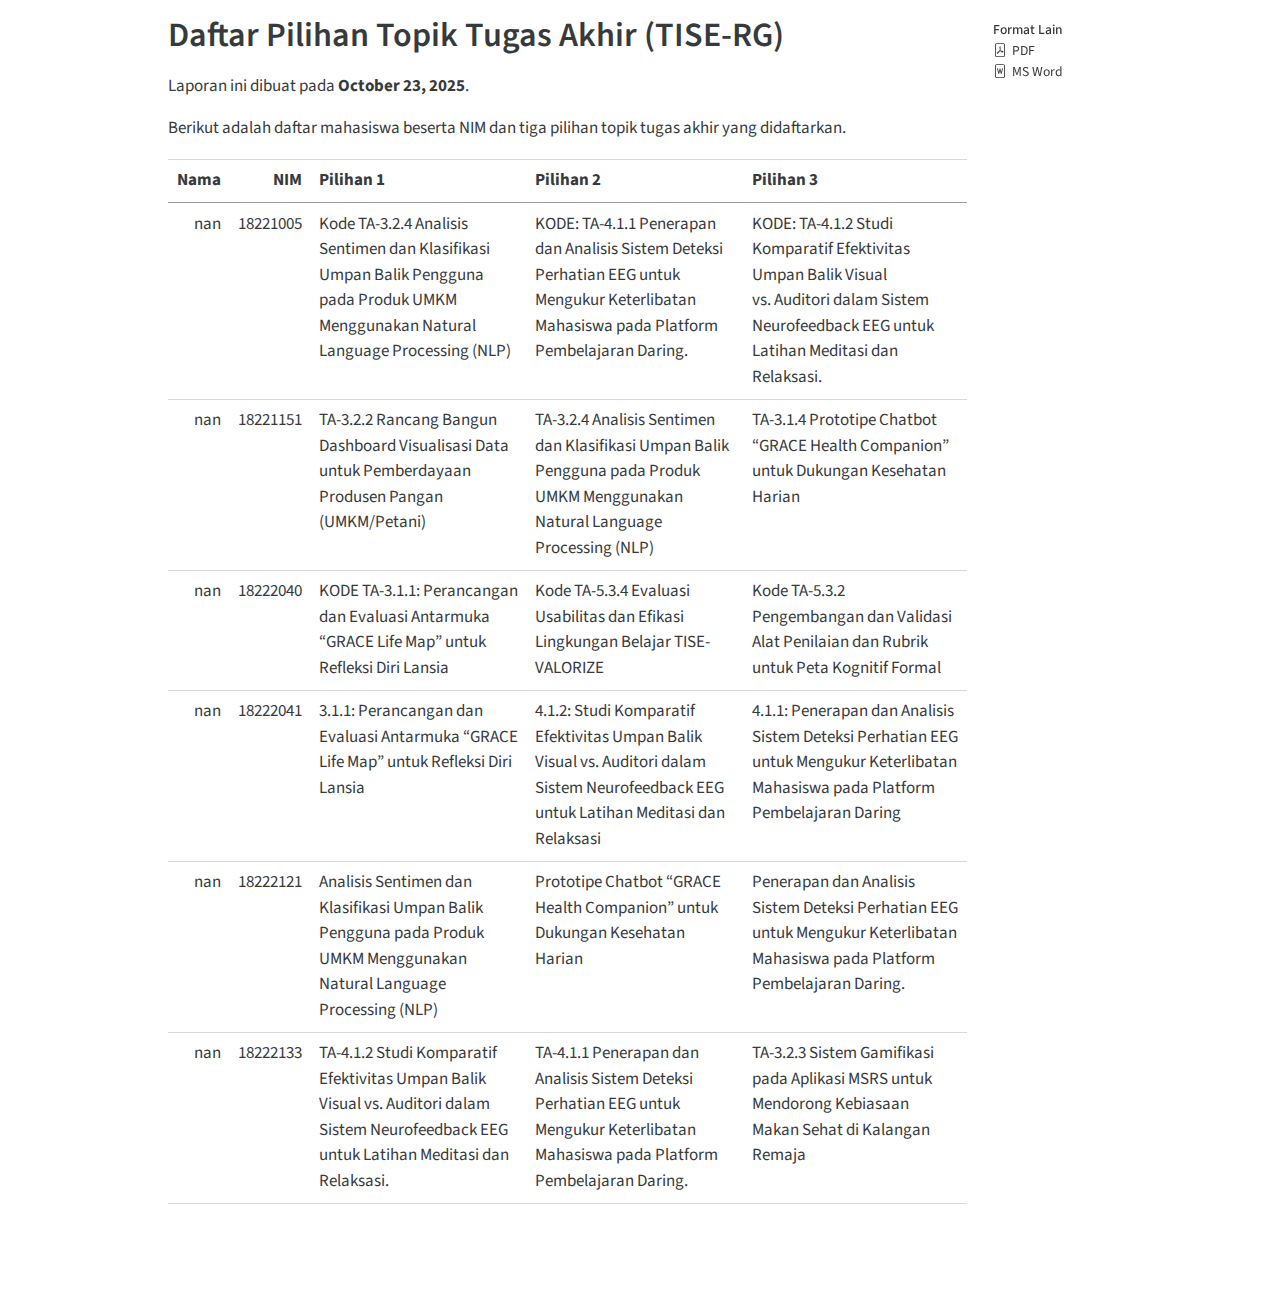
<file: peneliti/ta-topik-list.html>
<!DOCTYPE html>
<html xmlns="http://www.w3.org/1999/xhtml" lang="id" xml:lang="id"><head>

<meta charset="utf-8">
<meta name="generator" content="quarto-1.8.24">

<meta name="viewport" content="width=device-width, initial-scale=1.0, user-scalable=yes">


<title>Daftar Pilihan Topik Tugas Akhir (TISE-RG)</title>
<style>
code{white-space: pre-wrap;}
span.smallcaps{font-variant: small-caps;}
div.columns{display: flex; gap: min(4vw, 1.5em);}
div.column{flex: auto; overflow-x: auto;}
div.hanging-indent{margin-left: 1.5em; text-indent: -1.5em;}
ul.task-list{list-style: none;}
ul.task-list li input[type="checkbox"] {
  width: 0.8em;
  margin: 0 0.8em 0.2em -1em; /* quarto-specific, see https://github.com/quarto-dev/quarto-cli/issues/4556 */ 
  vertical-align: middle;
}
</style>


<script src="ta-topik-list_files/libs/clipboard/clipboard.min.js"></script>
<script src="ta-topik-list_files/libs/quarto-html/quarto.js" type="module"></script>
<script src="ta-topik-list_files/libs/quarto-html/tabsets/tabsets.js" type="module"></script>
<script src="ta-topik-list_files/libs/quarto-html/axe/axe-check.js" type="module"></script>
<script src="ta-topik-list_files/libs/quarto-html/popper.min.js"></script>
<script src="ta-topik-list_files/libs/quarto-html/tippy.umd.min.js"></script>
<script src="ta-topik-list_files/libs/quarto-html/anchor.min.js"></script>
<link href="ta-topik-list_files/libs/quarto-html/tippy.css" rel="stylesheet">
<link href="ta-topik-list_files/libs/quarto-html/quarto-syntax-highlighting-dc55a5b9e770e841cd82e46aadbfb9b0.css" rel="stylesheet" id="quarto-text-highlighting-styles">
<script src="ta-topik-list_files/libs/bootstrap/bootstrap.min.js"></script>
<link href="ta-topik-list_files/libs/bootstrap/bootstrap-icons.css" rel="stylesheet">
<link href="ta-topik-list_files/libs/bootstrap/bootstrap-4d7f0bce1131f3e5f9547cd857cfbfc8.min.css" rel="stylesheet" append-hash="true" id="quarto-bootstrap" data-mode="light">


</head>

<body class="quarto-light">

<div id="quarto-content" class="page-columns page-rows-contents page-layout-article">
<div id="quarto-margin-sidebar" class="sidebar margin-sidebar">
<div class="quarto-alternate-formats"><h2>Format Lain</h2><ul><li><a href="..\ta-topik-list.pdf"><i class="bi bi-file-pdf"></i>PDF</a></li><li><a href="ta-topik-list.docx"><i class="bi bi-file-word"></i>MS Word</a></li></ul></div></div>
<main class="content" id="quarto-document-content">

<header id="title-block-header" class="quarto-title-block default">
<div class="quarto-title">
<h1 class="title">Daftar Pilihan Topik Tugas Akhir (TISE-RG)</h1>
</div>



<div class="quarto-title-meta">

    
  
    
  </div>
  


</header>


<p>Laporan ini dibuat pada <strong>October 23, 2025</strong>.</p>
<p>Berikut adalah daftar mahasiswa beserta NIM dan tiga pilihan topik tugas akhir yang didaftarkan.</p>
<table class="caption-top table">
<colgroup>
<col style="width: 1%">
<col style="width: 2%">
<col style="width: 31%">
<col style="width: 31%">
<col style="width: 32%">
</colgroup>
<thead>
<tr class="header">
<th style="text-align: right;">Nama</th>
<th style="text-align: right;">NIM</th>
<th style="text-align: left;">Pilihan 1</th>
<th style="text-align: left;">Pilihan 2</th>
<th style="text-align: left;">Pilihan 3</th>
</tr>
</thead>
<tbody>
<tr class="odd">
<td style="text-align: right;">nan</td>
<td style="text-align: right;">18221005</td>
<td style="text-align: left;">Kode TA-3.2.4 Analisis Sentimen dan Klasifikasi Umpan Balik Pengguna pada Produk UMKM Menggunakan Natural Language Processing (NLP)</td>
<td style="text-align: left;">KODE: TA-4.1.1 Penerapan dan Analisis Sistem Deteksi Perhatian EEG untuk Mengukur Keterlibatan Mahasiswa pada Platform Pembelajaran Daring.</td>
<td style="text-align: left;">KODE: TA-4.1.2 Studi Komparatif Efektivitas Umpan Balik Visual vs.&nbsp;Auditori dalam Sistem Neurofeedback EEG untuk Latihan Meditasi dan Relaksasi.</td>
</tr>
<tr class="even">
<td style="text-align: right;">nan</td>
<td style="text-align: right;">18221151</td>
<td style="text-align: left;">TA-3.2.2 Rancang Bangun Dashboard Visualisasi Data untuk Pemberdayaan Produsen Pangan (UMKM/Petani)</td>
<td style="text-align: left;">TA-3.2.4 Analisis Sentimen dan Klasifikasi Umpan Balik Pengguna pada Produk UMKM Menggunakan Natural Language Processing (NLP)</td>
<td style="text-align: left;">TA-3.1.4 Prototipe Chatbot “GRACE Health Companion” untuk Dukungan Kesehatan Harian</td>
</tr>
<tr class="odd">
<td style="text-align: right;">nan</td>
<td style="text-align: right;">18222040</td>
<td style="text-align: left;">KODE TA-3.1.1: Perancangan dan Evaluasi Antarmuka “GRACE Life Map” untuk Refleksi Diri Lansia</td>
<td style="text-align: left;">Kode TA-5.3.4 Evaluasi Usabilitas dan Efikasi Lingkungan Belajar TISE-VALORIZE</td>
<td style="text-align: left;">Kode TA-5.3.2 Pengembangan dan Validasi Alat Penilaian dan Rubrik untuk Peta Kognitif Formal</td>
</tr>
<tr class="even">
<td style="text-align: right;">nan</td>
<td style="text-align: right;">18222041</td>
<td style="text-align: left;">3.1.1: Perancangan dan Evaluasi Antarmuka “GRACE Life Map” untuk Refleksi Diri Lansia</td>
<td style="text-align: left;">4.1.2: Studi Komparatif Efektivitas Umpan Balik Visual vs.&nbsp;Auditori dalam Sistem Neurofeedback EEG untuk Latihan Meditasi dan Relaksasi</td>
<td style="text-align: left;">4.1.1: Penerapan dan Analisis Sistem Deteksi Perhatian EEG untuk Mengukur Keterlibatan Mahasiswa pada Platform Pembelajaran Daring</td>
</tr>
<tr class="odd">
<td style="text-align: right;">nan</td>
<td style="text-align: right;">18222121</td>
<td style="text-align: left;">Analisis Sentimen dan Klasifikasi Umpan Balik Pengguna pada Produk UMKM Menggunakan Natural Language Processing (NLP)</td>
<td style="text-align: left;">Prototipe Chatbot “GRACE Health Companion” untuk Dukungan Kesehatan Harian</td>
<td style="text-align: left;">Penerapan dan Analisis Sistem Deteksi Perhatian EEG untuk Mengukur Keterlibatan Mahasiswa pada Platform Pembelajaran Daring.</td>
</tr>
<tr class="even">
<td style="text-align: right;">nan</td>
<td style="text-align: right;">18222133</td>
<td style="text-align: left;">TA-4.1.2 Studi Komparatif Efektivitas Umpan Balik Visual vs.&nbsp;Auditori dalam Sistem Neurofeedback EEG untuk Latihan Meditasi dan Relaksasi.</td>
<td style="text-align: left;">TA-4.1.1 Penerapan dan Analisis Sistem Deteksi Perhatian EEG untuk Mengukur Keterlibatan Mahasiswa pada Platform Pembelajaran Daring.</td>
<td style="text-align: left;">TA-3.2.3 Sistem Gamifikasi pada Aplikasi MSRS untuk Mendorong Kebiasaan Makan Sehat di Kalangan Remaja</td>
</tr>
</tbody>
</table>

</main>
<!-- /main column -->
<script id="quarto-html-after-body" type="application/javascript">
  window.document.addEventListener("DOMContentLoaded", function (event) {
    const icon = "";
    const anchorJS = new window.AnchorJS();
    anchorJS.options = {
      placement: 'right',
      icon: icon
    };
    anchorJS.add('.anchored');
    const isCodeAnnotation = (el) => {
      for (const clz of el.classList) {
        if (clz.startsWith('code-annotation-')) {                     
          return true;
        }
      }
      return false;
    }
    const onCopySuccess = function(e) {
      // button target
      const button = e.trigger;
      // don't keep focus
      button.blur();
      // flash "checked"
      button.classList.add('code-copy-button-checked');
      var currentTitle = button.getAttribute("title");
      button.setAttribute("title", "Disalin!");
      let tooltip;
      if (window.bootstrap) {
        button.setAttribute("data-bs-toggle", "tooltip");
        button.setAttribute("data-bs-placement", "left");
        button.setAttribute("data-bs-title", "Disalin!");
        tooltip = new bootstrap.Tooltip(button, 
          { trigger: "manual", 
            customClass: "code-copy-button-tooltip",
            offset: [0, -8]});
        tooltip.show();    
      }
      setTimeout(function() {
        if (tooltip) {
          tooltip.hide();
          button.removeAttribute("data-bs-title");
          button.removeAttribute("data-bs-toggle");
          button.removeAttribute("data-bs-placement");
        }
        button.setAttribute("title", currentTitle);
        button.classList.remove('code-copy-button-checked');
      }, 1000);
      // clear code selection
      e.clearSelection();
    }
    const getTextToCopy = function(trigger) {
      const outerScaffold = trigger.parentElement.cloneNode(true);
      const codeEl = outerScaffold.querySelector('code');
      for (const childEl of codeEl.children) {
        if (isCodeAnnotation(childEl)) {
          childEl.remove();
        }
      }
      return codeEl.innerText;
    }
    const clipboard = new window.ClipboardJS('.code-copy-button:not([data-in-quarto-modal])', {
      text: getTextToCopy
    });
    clipboard.on('success', onCopySuccess);
    if (window.document.getElementById('quarto-embedded-source-code-modal')) {
      const clipboardModal = new window.ClipboardJS('.code-copy-button[data-in-quarto-modal]', {
        text: getTextToCopy,
        container: window.document.getElementById('quarto-embedded-source-code-modal')
      });
      clipboardModal.on('success', onCopySuccess);
    }
      var localhostRegex = new RegExp(/^(?:http|https):\/\/localhost\:?[0-9]*\//);
      var mailtoRegex = new RegExp(/^mailto:/);
        var filterRegex = new RegExp('/' + window.location.host + '/');
      var isInternal = (href) => {
          return filterRegex.test(href) || localhostRegex.test(href) || mailtoRegex.test(href);
      }
      // Inspect non-navigation links and adorn them if external
     var links = window.document.querySelectorAll('a[href]:not(.nav-link):not(.navbar-brand):not(.toc-action):not(.sidebar-link):not(.sidebar-item-toggle):not(.pagination-link):not(.no-external):not([aria-hidden]):not(.dropdown-item):not(.quarto-navigation-tool):not(.about-link)');
      for (var i=0; i<links.length; i++) {
        const link = links[i];
        if (!isInternal(link.href)) {
          // undo the damage that might have been done by quarto-nav.js in the case of
          // links that we want to consider external
          if (link.dataset.originalHref !== undefined) {
            link.href = link.dataset.originalHref;
          }
        }
      }
    function tippyHover(el, contentFn, onTriggerFn, onUntriggerFn) {
      const config = {
        allowHTML: true,
        maxWidth: 500,
        delay: 100,
        arrow: false,
        appendTo: function(el) {
            return el.parentElement;
        },
        interactive: true,
        interactiveBorder: 10,
        theme: 'quarto',
        placement: 'bottom-start',
      };
      if (contentFn) {
        config.content = contentFn;
      }
      if (onTriggerFn) {
        config.onTrigger = onTriggerFn;
      }
      if (onUntriggerFn) {
        config.onUntrigger = onUntriggerFn;
      }
      window.tippy(el, config); 
    }
    const noterefs = window.document.querySelectorAll('a[role="doc-noteref"]');
    for (var i=0; i<noterefs.length; i++) {
      const ref = noterefs[i];
      tippyHover(ref, function() {
        // use id or data attribute instead here
        let href = ref.getAttribute('data-footnote-href') || ref.getAttribute('href');
        try { href = new URL(href).hash; } catch {}
        const id = href.replace(/^#\/?/, "");
        const note = window.document.getElementById(id);
        if (note) {
          return note.innerHTML;
        } else {
          return "";
        }
      });
    }
    const xrefs = window.document.querySelectorAll('a.quarto-xref');
    const processXRef = (id, note) => {
      // Strip column container classes
      const stripColumnClz = (el) => {
        el.classList.remove("page-full", "page-columns");
        if (el.children) {
          for (const child of el.children) {
            stripColumnClz(child);
          }
        }
      }
      stripColumnClz(note)
      if (id === null || id.startsWith('sec-')) {
        // Special case sections, only their first couple elements
        const container = document.createElement("div");
        if (note.children && note.children.length > 2) {
          container.appendChild(note.children[0].cloneNode(true));
          for (let i = 1; i < note.children.length; i++) {
            const child = note.children[i];
            if (child.tagName === "P" && child.innerText === "") {
              continue;
            } else {
              container.appendChild(child.cloneNode(true));
              break;
            }
          }
          if (window.Quarto?.typesetMath) {
            window.Quarto.typesetMath(container);
          }
          return container.innerHTML
        } else {
          if (window.Quarto?.typesetMath) {
            window.Quarto.typesetMath(note);
          }
          return note.innerHTML;
        }
      } else {
        // Remove any anchor links if they are present
        const anchorLink = note.querySelector('a.anchorjs-link');
        if (anchorLink) {
          anchorLink.remove();
        }
        if (window.Quarto?.typesetMath) {
          window.Quarto.typesetMath(note);
        }
        if (note.classList.contains("callout")) {
          return note.outerHTML;
        } else {
          return note.innerHTML;
        }
      }
    }
    for (var i=0; i<xrefs.length; i++) {
      const xref = xrefs[i];
      tippyHover(xref, undefined, function(instance) {
        instance.disable();
        let url = xref.getAttribute('href');
        let hash = undefined; 
        if (url.startsWith('#')) {
          hash = url;
        } else {
          try { hash = new URL(url).hash; } catch {}
        }
        if (hash) {
          const id = hash.replace(/^#\/?/, "");
          const note = window.document.getElementById(id);
          if (note !== null) {
            try {
              const html = processXRef(id, note.cloneNode(true));
              instance.setContent(html);
            } finally {
              instance.enable();
              instance.show();
            }
          } else {
            // See if we can fetch this
            fetch(url.split('#')[0])
            .then(res => res.text())
            .then(html => {
              const parser = new DOMParser();
              const htmlDoc = parser.parseFromString(html, "text/html");
              const note = htmlDoc.getElementById(id);
              if (note !== null) {
                const html = processXRef(id, note);
                instance.setContent(html);
              } 
            }).finally(() => {
              instance.enable();
              instance.show();
            });
          }
        } else {
          // See if we can fetch a full url (with no hash to target)
          // This is a special case and we should probably do some content thinning / targeting
          fetch(url)
          .then(res => res.text())
          .then(html => {
            const parser = new DOMParser();
            const htmlDoc = parser.parseFromString(html, "text/html");
            const note = htmlDoc.querySelector('main.content');
            if (note !== null) {
              // This should only happen for chapter cross references
              // (since there is no id in the URL)
              // remove the first header
              if (note.children.length > 0 && note.children[0].tagName === "HEADER") {
                note.children[0].remove();
              }
              const html = processXRef(null, note);
              instance.setContent(html);
            } 
          }).finally(() => {
            instance.enable();
            instance.show();
          });
        }
      }, function(instance) {
      });
    }
        let selectedAnnoteEl;
        const selectorForAnnotation = ( cell, annotation) => {
          let cellAttr = 'data-code-cell="' + cell + '"';
          let lineAttr = 'data-code-annotation="' +  annotation + '"';
          const selector = 'span[' + cellAttr + '][' + lineAttr + ']';
          return selector;
        }
        const selectCodeLines = (annoteEl) => {
          const doc = window.document;
          const targetCell = annoteEl.getAttribute("data-target-cell");
          const targetAnnotation = annoteEl.getAttribute("data-target-annotation");
          const annoteSpan = window.document.querySelector(selectorForAnnotation(targetCell, targetAnnotation));
          const lines = annoteSpan.getAttribute("data-code-lines").split(",");
          const lineIds = lines.map((line) => {
            return targetCell + "-" + line;
          })
          let top = null;
          let height = null;
          let parent = null;
          if (lineIds.length > 0) {
              //compute the position of the single el (top and bottom and make a div)
              const el = window.document.getElementById(lineIds[0]);
              top = el.offsetTop;
              height = el.offsetHeight;
              parent = el.parentElement.parentElement;
            if (lineIds.length > 1) {
              const lastEl = window.document.getElementById(lineIds[lineIds.length - 1]);
              const bottom = lastEl.offsetTop + lastEl.offsetHeight;
              height = bottom - top;
            }
            if (top !== null && height !== null && parent !== null) {
              // cook up a div (if necessary) and position it 
              let div = window.document.getElementById("code-annotation-line-highlight");
              if (div === null) {
                div = window.document.createElement("div");
                div.setAttribute("id", "code-annotation-line-highlight");
                div.style.position = 'absolute';
                parent.appendChild(div);
              }
              div.style.top = top - 2 + "px";
              div.style.height = height + 4 + "px";
              div.style.left = 0;
              let gutterDiv = window.document.getElementById("code-annotation-line-highlight-gutter");
              if (gutterDiv === null) {
                gutterDiv = window.document.createElement("div");
                gutterDiv.setAttribute("id", "code-annotation-line-highlight-gutter");
                gutterDiv.style.position = 'absolute';
                const codeCell = window.document.getElementById(targetCell);
                const gutter = codeCell.querySelector('.code-annotation-gutter');
                gutter.appendChild(gutterDiv);
              }
              gutterDiv.style.top = top - 2 + "px";
              gutterDiv.style.height = height + 4 + "px";
            }
            selectedAnnoteEl = annoteEl;
          }
        };
        const unselectCodeLines = () => {
          const elementsIds = ["code-annotation-line-highlight", "code-annotation-line-highlight-gutter"];
          elementsIds.forEach((elId) => {
            const div = window.document.getElementById(elId);
            if (div) {
              div.remove();
            }
          });
          selectedAnnoteEl = undefined;
        };
          // Handle positioning of the toggle
      window.addEventListener(
        "resize",
        throttle(() => {
          elRect = undefined;
          if (selectedAnnoteEl) {
            selectCodeLines(selectedAnnoteEl);
          }
        }, 10)
      );
      function throttle(fn, ms) {
      let throttle = false;
      let timer;
        return (...args) => {
          if(!throttle) { // first call gets through
              fn.apply(this, args);
              throttle = true;
          } else { // all the others get throttled
              if(timer) clearTimeout(timer); // cancel #2
              timer = setTimeout(() => {
                fn.apply(this, args);
                timer = throttle = false;
              }, ms);
          }
        };
      }
        // Attach click handler to the DT
        const annoteDls = window.document.querySelectorAll('dt[data-target-cell]');
        for (const annoteDlNode of annoteDls) {
          annoteDlNode.addEventListener('click', (event) => {
            const clickedEl = event.target;
            if (clickedEl !== selectedAnnoteEl) {
              unselectCodeLines();
              const activeEl = window.document.querySelector('dt[data-target-cell].code-annotation-active');
              if (activeEl) {
                activeEl.classList.remove('code-annotation-active');
              }
              selectCodeLines(clickedEl);
              clickedEl.classList.add('code-annotation-active');
            } else {
              // Unselect the line
              unselectCodeLines();
              clickedEl.classList.remove('code-annotation-active');
            }
          });
        }
    const findCites = (el) => {
      const parentEl = el.parentElement;
      if (parentEl) {
        const cites = parentEl.dataset.cites;
        if (cites) {
          return {
            el,
            cites: cites.split(' ')
          };
        } else {
          return findCites(el.parentElement)
        }
      } else {
        return undefined;
      }
    };
    var bibliorefs = window.document.querySelectorAll('a[role="doc-biblioref"]');
    for (var i=0; i<bibliorefs.length; i++) {
      const ref = bibliorefs[i];
      const citeInfo = findCites(ref);
      if (citeInfo) {
        tippyHover(citeInfo.el, function() {
          var popup = window.document.createElement('div');
          citeInfo.cites.forEach(function(cite) {
            var citeDiv = window.document.createElement('div');
            citeDiv.classList.add('hanging-indent');
            citeDiv.classList.add('csl-entry');
            var biblioDiv = window.document.getElementById('ref-' + cite);
            if (biblioDiv) {
              citeDiv.innerHTML = biblioDiv.innerHTML;
            }
            popup.appendChild(citeDiv);
          });
          return popup.innerHTML;
        });
      }
    }
  });
  </script>
</div> <!-- /content -->




</body></html>
</file>
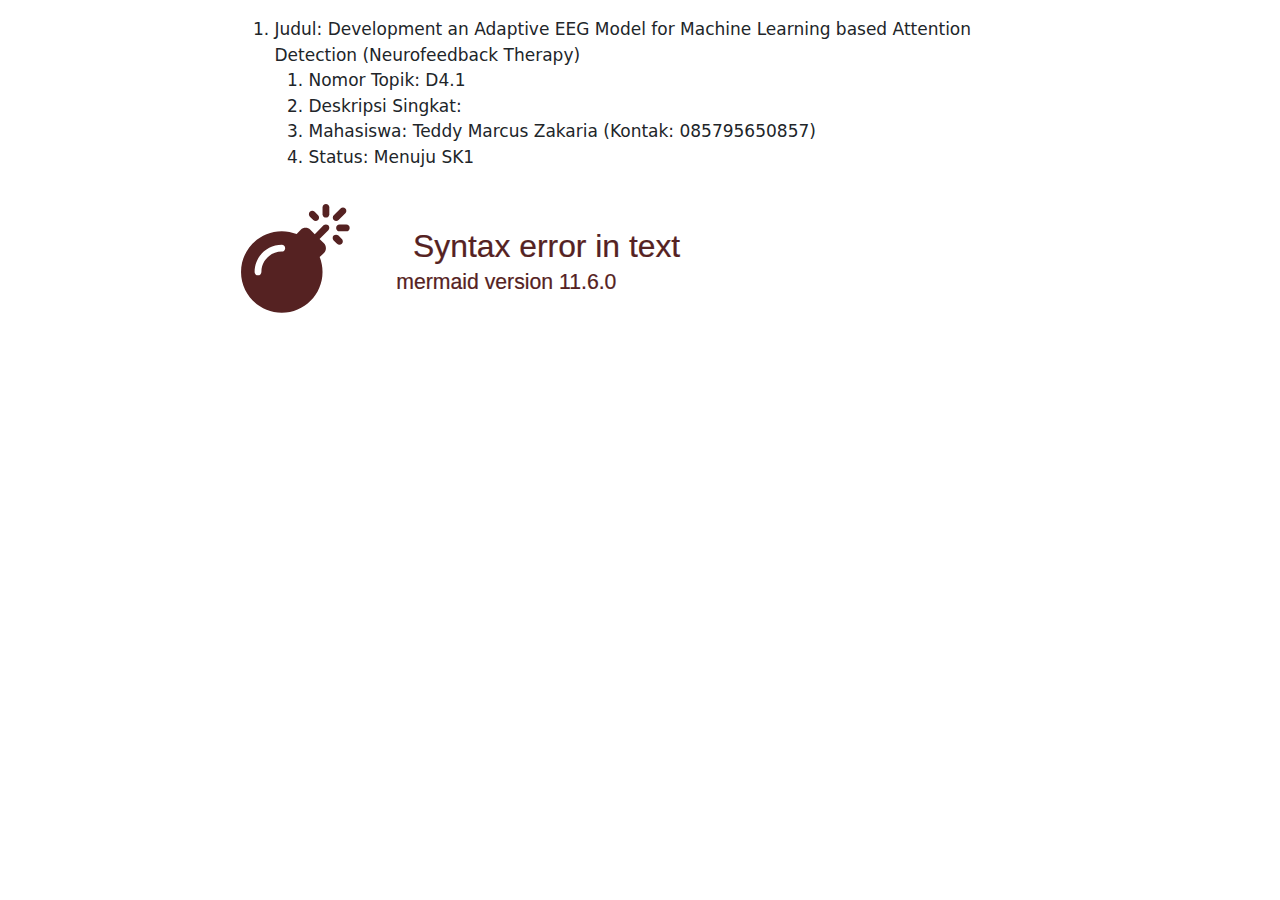
<file: Tema_4/topik-s3-4.1.html>
<!DOCTYPE html>
<html xmlns="http://www.w3.org/1999/xhtml" lang="en" xml:lang="en"><head>

<meta charset="utf-8">
<meta name="generator" content="quarto-1.8.24">

<meta name="viewport" content="width=device-width, initial-scale=1.0, user-scalable=yes">


<title>topik-s3-4.1</title>
<style>
code{white-space: pre-wrap;}
span.smallcaps{font-variant: small-caps;}
div.columns{display: flex; gap: min(4vw, 1.5em);}
div.column{flex: auto; overflow-x: auto;}
div.hanging-indent{margin-left: 1.5em; text-indent: -1.5em;}
ul.task-list{list-style: none;}
ul.task-list li input[type="checkbox"] {
  width: 0.8em;
  margin: 0 0.8em 0.2em -1em; /* quarto-specific, see https://github.com/quarto-dev/quarto-cli/issues/4556 */ 
  vertical-align: middle;
}
</style>


<script src="topik-s3-4.1_files/libs/clipboard/clipboard.min.js"></script>
<script src="topik-s3-4.1_files/libs/quarto-html/quarto.js" type="module"></script>
<script src="topik-s3-4.1_files/libs/quarto-html/tabsets/tabsets.js" type="module"></script>
<script src="topik-s3-4.1_files/libs/quarto-html/axe/axe-check.js" type="module"></script>
<script src="topik-s3-4.1_files/libs/quarto-html/popper.min.js"></script>
<script src="topik-s3-4.1_files/libs/quarto-html/tippy.umd.min.js"></script>
<script src="topik-s3-4.1_files/libs/quarto-html/anchor.min.js"></script>
<link href="topik-s3-4.1_files/libs/quarto-html/tippy.css" rel="stylesheet">
<link href="topik-s3-4.1_files/libs/quarto-html/quarto-syntax-highlighting-dc55a5b9e770e841cd82e46aadbfb9b0.css" rel="stylesheet" id="quarto-text-highlighting-styles">
<script src="topik-s3-4.1_files/libs/bootstrap/bootstrap.min.js"></script>
<link href="topik-s3-4.1_files/libs/bootstrap/bootstrap-icons.css" rel="stylesheet">
<link href="topik-s3-4.1_files/libs/bootstrap/bootstrap-4f33301893bbb52a4398aa9b064ccbc6.min.css" rel="stylesheet" append-hash="true" id="quarto-bootstrap" data-mode="light">
<script src="topik-s3-4.1_files/libs/quarto-diagram/mermaid.min.js"></script>
<script src="topik-s3-4.1_files/libs/quarto-diagram/mermaid-init.js"></script>
<link href="topik-s3-4.1_files/libs/quarto-diagram/mermaid.css" rel="stylesheet">


</head>

<body class="fullcontent quarto-light">

<div id="quarto-content" class="page-columns page-rows-contents page-layout-article">

<main class="content" id="quarto-document-content">




<ol type="1">
<li>Judul: Development an Adaptive EEG Model for Machine Learning based Attention Detection (Neurofeedback Therapy)
<ol type="1">
<li>Nomor Topik: D4.1</li>
<li>Deskripsi Singkat:</li>
<li>Mahasiswa: Teddy Marcus Zakaria (Kontak: 085795650857)</li>
<li>Status: Menuju SK1</li>
</ol></li>
</ol>
<div class="cell" data-layout-align="default">
<div class="cell-output-display">
<div>
<p></p><figure class="figure"><p></p>
<div>
<pre class="mermaid mermaid-js">graph TD
    A[Mulai: Identifikasi Minat] --&gt; B(TA/Skripsi S1: Penerapan Teori);
    A --&gt; C(Tesis S2: Pengembangan Teori);
    A --&gt; D(Disertasi S3: Penemuan Teori/Kontribusi Baru);

    B --&gt; B1[Perumusan Masalah Sederhana (1-2)];
    B1 --&gt; B2[Kajian Literatur Dasar &amp; Metode Sederhana];
    B2 --&gt; B3[Pelaksanaan Penelitian &amp; Penulisan TA/Skripsi];
    B3 --&gt; B4[Sidang TA/Skripsi];
    B4 --&gt; B5(Lulus S1: Sarjana);

    C --&gt; C1[Perumusan Masalah Mendalam (Min. 3)];
    C1 --&gt; C2[Kajian Literatur Kritis &amp; Sintesis, Metode Kompleks];
    C2 --&gt; C3[Uji Kelayakan Proposal Tesis];
    C3 --&gt; C4[Pelaksanaan Penelitian &amp; Penulisan Tesis];
    C4 --&gt; C5[Ujian Sidang Tesis];
    C5 --&gt; C6(Lulus S2: Magister);

    D --&gt; D1[Perumusan Masalah Sangat Kritis ( &gt; 3, Orisinal)];
    D1 --&gt; D2[Kajian Literatur Sangat Mendalam, Perumusan DALIL, Metode Mutakhir];
    D2 --&gt; D3[Uji Kelayakan Proposal Disertasi];
    D3 --&gt; D4[Ujian Hasil Disertasi/Pra-Sidang];
    D4 --&gt; D5[Penulisan &amp; Publikasi (Wajib Internasional)];
    D5 --&gt; D6[Ujian Akhir/Sidang Terbuka Disertasi];
    D6 --&gt; D7(Lulus S3: Doktor);

    B5 --&gt; C{Lanjutan Studi S2};
    C6 --&gt; D{Lanjutan Studi S3};

    style B fill:#f9f,stroke:#333
    style C fill:#ccf,stroke:#333
    style D fill:#ddf,stroke:#333
    style B5 fill:#9f9,stroke:#333
    style C6 fill:#9f9,stroke:#333
    style D7 fill:#9f9,stroke:#333
    
</pre>
</div>
<p></p></figure><p></p>
</div>
</div>
</div>

</main>
<!-- /main column -->
<script id="quarto-html-after-body" type="application/javascript">
  window.document.addEventListener("DOMContentLoaded", function (event) {
    const icon = "";
    const anchorJS = new window.AnchorJS();
    anchorJS.options = {
      placement: 'right',
      icon: icon
    };
    anchorJS.add('.anchored');
    const isCodeAnnotation = (el) => {
      for (const clz of el.classList) {
        if (clz.startsWith('code-annotation-')) {                     
          return true;
        }
      }
      return false;
    }
    const onCopySuccess = function(e) {
      // button target
      const button = e.trigger;
      // don't keep focus
      button.blur();
      // flash "checked"
      button.classList.add('code-copy-button-checked');
      var currentTitle = button.getAttribute("title");
      button.setAttribute("title", "Copied!");
      let tooltip;
      if (window.bootstrap) {
        button.setAttribute("data-bs-toggle", "tooltip");
        button.setAttribute("data-bs-placement", "left");
        button.setAttribute("data-bs-title", "Copied!");
        tooltip = new bootstrap.Tooltip(button, 
          { trigger: "manual", 
            customClass: "code-copy-button-tooltip",
            offset: [0, -8]});
        tooltip.show();    
      }
      setTimeout(function() {
        if (tooltip) {
          tooltip.hide();
          button.removeAttribute("data-bs-title");
          button.removeAttribute("data-bs-toggle");
          button.removeAttribute("data-bs-placement");
        }
        button.setAttribute("title", currentTitle);
        button.classList.remove('code-copy-button-checked');
      }, 1000);
      // clear code selection
      e.clearSelection();
    }
    const getTextToCopy = function(trigger) {
      const outerScaffold = trigger.parentElement.cloneNode(true);
      const codeEl = outerScaffold.querySelector('code');
      for (const childEl of codeEl.children) {
        if (isCodeAnnotation(childEl)) {
          childEl.remove();
        }
      }
      return codeEl.innerText;
    }
    const clipboard = new window.ClipboardJS('.code-copy-button:not([data-in-quarto-modal])', {
      text: getTextToCopy
    });
    clipboard.on('success', onCopySuccess);
    if (window.document.getElementById('quarto-embedded-source-code-modal')) {
      const clipboardModal = new window.ClipboardJS('.code-copy-button[data-in-quarto-modal]', {
        text: getTextToCopy,
        container: window.document.getElementById('quarto-embedded-source-code-modal')
      });
      clipboardModal.on('success', onCopySuccess);
    }
      var localhostRegex = new RegExp(/^(?:http|https):\/\/localhost\:?[0-9]*\//);
      var mailtoRegex = new RegExp(/^mailto:/);
        var filterRegex = new RegExp('/' + window.location.host + '/');
      var isInternal = (href) => {
          return filterRegex.test(href) || localhostRegex.test(href) || mailtoRegex.test(href);
      }
      // Inspect non-navigation links and adorn them if external
     var links = window.document.querySelectorAll('a[href]:not(.nav-link):not(.navbar-brand):not(.toc-action):not(.sidebar-link):not(.sidebar-item-toggle):not(.pagination-link):not(.no-external):not([aria-hidden]):not(.dropdown-item):not(.quarto-navigation-tool):not(.about-link)');
      for (var i=0; i<links.length; i++) {
        const link = links[i];
        if (!isInternal(link.href)) {
          // undo the damage that might have been done by quarto-nav.js in the case of
          // links that we want to consider external
          if (link.dataset.originalHref !== undefined) {
            link.href = link.dataset.originalHref;
          }
        }
      }
    function tippyHover(el, contentFn, onTriggerFn, onUntriggerFn) {
      const config = {
        allowHTML: true,
        maxWidth: 500,
        delay: 100,
        arrow: false,
        appendTo: function(el) {
            return el.parentElement;
        },
        interactive: true,
        interactiveBorder: 10,
        theme: 'quarto',
        placement: 'bottom-start',
      };
      if (contentFn) {
        config.content = contentFn;
      }
      if (onTriggerFn) {
        config.onTrigger = onTriggerFn;
      }
      if (onUntriggerFn) {
        config.onUntrigger = onUntriggerFn;
      }
      window.tippy(el, config); 
    }
    const noterefs = window.document.querySelectorAll('a[role="doc-noteref"]');
    for (var i=0; i<noterefs.length; i++) {
      const ref = noterefs[i];
      tippyHover(ref, function() {
        // use id or data attribute instead here
        let href = ref.getAttribute('data-footnote-href') || ref.getAttribute('href');
        try { href = new URL(href).hash; } catch {}
        const id = href.replace(/^#\/?/, "");
        const note = window.document.getElementById(id);
        if (note) {
          return note.innerHTML;
        } else {
          return "";
        }
      });
    }
    const xrefs = window.document.querySelectorAll('a.quarto-xref');
    const processXRef = (id, note) => {
      // Strip column container classes
      const stripColumnClz = (el) => {
        el.classList.remove("page-full", "page-columns");
        if (el.children) {
          for (const child of el.children) {
            stripColumnClz(child);
          }
        }
      }
      stripColumnClz(note)
      if (id === null || id.startsWith('sec-')) {
        // Special case sections, only their first couple elements
        const container = document.createElement("div");
        if (note.children && note.children.length > 2) {
          container.appendChild(note.children[0].cloneNode(true));
          for (let i = 1; i < note.children.length; i++) {
            const child = note.children[i];
            if (child.tagName === "P" && child.innerText === "") {
              continue;
            } else {
              container.appendChild(child.cloneNode(true));
              break;
            }
          }
          if (window.Quarto?.typesetMath) {
            window.Quarto.typesetMath(container);
          }
          return container.innerHTML
        } else {
          if (window.Quarto?.typesetMath) {
            window.Quarto.typesetMath(note);
          }
          return note.innerHTML;
        }
      } else {
        // Remove any anchor links if they are present
        const anchorLink = note.querySelector('a.anchorjs-link');
        if (anchorLink) {
          anchorLink.remove();
        }
        if (window.Quarto?.typesetMath) {
          window.Quarto.typesetMath(note);
        }
        if (note.classList.contains("callout")) {
          return note.outerHTML;
        } else {
          return note.innerHTML;
        }
      }
    }
    for (var i=0; i<xrefs.length; i++) {
      const xref = xrefs[i];
      tippyHover(xref, undefined, function(instance) {
        instance.disable();
        let url = xref.getAttribute('href');
        let hash = undefined; 
        if (url.startsWith('#')) {
          hash = url;
        } else {
          try { hash = new URL(url).hash; } catch {}
        }
        if (hash) {
          const id = hash.replace(/^#\/?/, "");
          const note = window.document.getElementById(id);
          if (note !== null) {
            try {
              const html = processXRef(id, note.cloneNode(true));
              instance.setContent(html);
            } finally {
              instance.enable();
              instance.show();
            }
          } else {
            // See if we can fetch this
            fetch(url.split('#')[0])
            .then(res => res.text())
            .then(html => {
              const parser = new DOMParser();
              const htmlDoc = parser.parseFromString(html, "text/html");
              const note = htmlDoc.getElementById(id);
              if (note !== null) {
                const html = processXRef(id, note);
                instance.setContent(html);
              } 
            }).finally(() => {
              instance.enable();
              instance.show();
            });
          }
        } else {
          // See if we can fetch a full url (with no hash to target)
          // This is a special case and we should probably do some content thinning / targeting
          fetch(url)
          .then(res => res.text())
          .then(html => {
            const parser = new DOMParser();
            const htmlDoc = parser.parseFromString(html, "text/html");
            const note = htmlDoc.querySelector('main.content');
            if (note !== null) {
              // This should only happen for chapter cross references
              // (since there is no id in the URL)
              // remove the first header
              if (note.children.length > 0 && note.children[0].tagName === "HEADER") {
                note.children[0].remove();
              }
              const html = processXRef(null, note);
              instance.setContent(html);
            } 
          }).finally(() => {
            instance.enable();
            instance.show();
          });
        }
      }, function(instance) {
      });
    }
        let selectedAnnoteEl;
        const selectorForAnnotation = ( cell, annotation) => {
          let cellAttr = 'data-code-cell="' + cell + '"';
          let lineAttr = 'data-code-annotation="' +  annotation + '"';
          const selector = 'span[' + cellAttr + '][' + lineAttr + ']';
          return selector;
        }
        const selectCodeLines = (annoteEl) => {
          const doc = window.document;
          const targetCell = annoteEl.getAttribute("data-target-cell");
          const targetAnnotation = annoteEl.getAttribute("data-target-annotation");
          const annoteSpan = window.document.querySelector(selectorForAnnotation(targetCell, targetAnnotation));
          const lines = annoteSpan.getAttribute("data-code-lines").split(",");
          const lineIds = lines.map((line) => {
            return targetCell + "-" + line;
          })
          let top = null;
          let height = null;
          let parent = null;
          if (lineIds.length > 0) {
              //compute the position of the single el (top and bottom and make a div)
              const el = window.document.getElementById(lineIds[0]);
              top = el.offsetTop;
              height = el.offsetHeight;
              parent = el.parentElement.parentElement;
            if (lineIds.length > 1) {
              const lastEl = window.document.getElementById(lineIds[lineIds.length - 1]);
              const bottom = lastEl.offsetTop + lastEl.offsetHeight;
              height = bottom - top;
            }
            if (top !== null && height !== null && parent !== null) {
              // cook up a div (if necessary) and position it 
              let div = window.document.getElementById("code-annotation-line-highlight");
              if (div === null) {
                div = window.document.createElement("div");
                div.setAttribute("id", "code-annotation-line-highlight");
                div.style.position = 'absolute';
                parent.appendChild(div);
              }
              div.style.top = top - 2 + "px";
              div.style.height = height + 4 + "px";
              div.style.left = 0;
              let gutterDiv = window.document.getElementById("code-annotation-line-highlight-gutter");
              if (gutterDiv === null) {
                gutterDiv = window.document.createElement("div");
                gutterDiv.setAttribute("id", "code-annotation-line-highlight-gutter");
                gutterDiv.style.position = 'absolute';
                const codeCell = window.document.getElementById(targetCell);
                const gutter = codeCell.querySelector('.code-annotation-gutter');
                gutter.appendChild(gutterDiv);
              }
              gutterDiv.style.top = top - 2 + "px";
              gutterDiv.style.height = height + 4 + "px";
            }
            selectedAnnoteEl = annoteEl;
          }
        };
        const unselectCodeLines = () => {
          const elementsIds = ["code-annotation-line-highlight", "code-annotation-line-highlight-gutter"];
          elementsIds.forEach((elId) => {
            const div = window.document.getElementById(elId);
            if (div) {
              div.remove();
            }
          });
          selectedAnnoteEl = undefined;
        };
          // Handle positioning of the toggle
      window.addEventListener(
        "resize",
        throttle(() => {
          elRect = undefined;
          if (selectedAnnoteEl) {
            selectCodeLines(selectedAnnoteEl);
          }
        }, 10)
      );
      function throttle(fn, ms) {
      let throttle = false;
      let timer;
        return (...args) => {
          if(!throttle) { // first call gets through
              fn.apply(this, args);
              throttle = true;
          } else { // all the others get throttled
              if(timer) clearTimeout(timer); // cancel #2
              timer = setTimeout(() => {
                fn.apply(this, args);
                timer = throttle = false;
              }, ms);
          }
        };
      }
        // Attach click handler to the DT
        const annoteDls = window.document.querySelectorAll('dt[data-target-cell]');
        for (const annoteDlNode of annoteDls) {
          annoteDlNode.addEventListener('click', (event) => {
            const clickedEl = event.target;
            if (clickedEl !== selectedAnnoteEl) {
              unselectCodeLines();
              const activeEl = window.document.querySelector('dt[data-target-cell].code-annotation-active');
              if (activeEl) {
                activeEl.classList.remove('code-annotation-active');
              }
              selectCodeLines(clickedEl);
              clickedEl.classList.add('code-annotation-active');
            } else {
              // Unselect the line
              unselectCodeLines();
              clickedEl.classList.remove('code-annotation-active');
            }
          });
        }
    const findCites = (el) => {
      const parentEl = el.parentElement;
      if (parentEl) {
        const cites = parentEl.dataset.cites;
        if (cites) {
          return {
            el,
            cites: cites.split(' ')
          };
        } else {
          return findCites(el.parentElement)
        }
      } else {
        return undefined;
      }
    };
    var bibliorefs = window.document.querySelectorAll('a[role="doc-biblioref"]');
    for (var i=0; i<bibliorefs.length; i++) {
      const ref = bibliorefs[i];
      const citeInfo = findCites(ref);
      if (citeInfo) {
        tippyHover(citeInfo.el, function() {
          var popup = window.document.createElement('div');
          citeInfo.cites.forEach(function(cite) {
            var citeDiv = window.document.createElement('div');
            citeDiv.classList.add('hanging-indent');
            citeDiv.classList.add('csl-entry');
            var biblioDiv = window.document.getElementById('ref-' + cite);
            if (biblioDiv) {
              citeDiv.innerHTML = biblioDiv.innerHTML;
            }
            popup.appendChild(citeDiv);
          });
          return popup.innerHTML;
        });
      }
    }
  });
  </script>
</div> <!-- /content -->




</body></html>
</file>
<file: docs/site_libs/quarto-html/tippy.css>
.tippy-box[data-animation=fade][data-state=hidden]{opacity:0}[data-tippy-root]{max-width:calc(100vw - 10px)}.tippy-box{position:relative;background-color:#333;color:#fff;border-radius:4px;font-size:14px;line-height:1.4;white-space:normal;outline:0;transition-property:transform,visibility,opacity}.tippy-box[data-placement^=top]>.tippy-arrow{bottom:0}.tippy-box[data-placement^=top]>.tippy-arrow:before{bottom:-7px;left:0;border-width:8px 8px 0;border-top-color:initial;transform-origin:center top}.tippy-box[data-placement^=bottom]>.tippy-arrow{top:0}.tippy-box[data-placement^=bottom]>.tippy-arrow:before{top:-7px;left:0;border-width:0 8px 8px;border-bottom-color:initial;transform-origin:center bottom}.tippy-box[data-placement^=left]>.tippy-arrow{right:0}.tippy-box[data-placement^=left]>.tippy-arrow:before{border-width:8px 0 8px 8px;border-left-color:initial;right:-7px;transform-origin:center left}.tippy-box[data-placement^=right]>.tippy-arrow{left:0}.tippy-box[data-placement^=right]>.tippy-arrow:before{left:-7px;border-width:8px 8px 8px 0;border-right-color:initial;transform-origin:center right}.tippy-box[data-inertia][data-state=visible]{transition-timing-function:cubic-bezier(.54,1.5,.38,1.11)}.tippy-arrow{width:16px;height:16px;color:#333}.tippy-arrow:before{content:"";position:absolute;border-color:transparent;border-style:solid}.tippy-content{position:relative;padding:5px 9px;z-index:1}
</file>
<file: docs/site_libs/quarto-html/quarto-syntax-highlighting-dc55a5b9e770e841cd82e46aadbfb9b0.css>
/* quarto syntax highlight colors */
:root {
  --quarto-hl-ot-color: #003B4F;
  --quarto-hl-at-color: #657422;
  --quarto-hl-ss-color: #20794D;
  --quarto-hl-an-color: #5E5E5E;
  --quarto-hl-fu-color: #4758AB;
  --quarto-hl-st-color: #20794D;
  --quarto-hl-cf-color: #003B4F;
  --quarto-hl-op-color: #5E5E5E;
  --quarto-hl-er-color: #AD0000;
  --quarto-hl-bn-color: #AD0000;
  --quarto-hl-al-color: #AD0000;
  --quarto-hl-va-color: #111111;
  --quarto-hl-bu-color: inherit;
  --quarto-hl-ex-color: inherit;
  --quarto-hl-pp-color: #AD0000;
  --quarto-hl-in-color: #5E5E5E;
  --quarto-hl-vs-color: #20794D;
  --quarto-hl-wa-color: #5E5E5E;
  --quarto-hl-do-color: #5E5E5E;
  --quarto-hl-im-color: #00769E;
  --quarto-hl-ch-color: #20794D;
  --quarto-hl-dt-color: #AD0000;
  --quarto-hl-fl-color: #AD0000;
  --quarto-hl-co-color: #5E5E5E;
  --quarto-hl-cv-color: #5E5E5E;
  --quarto-hl-cn-color: #8f5902;
  --quarto-hl-sc-color: #5E5E5E;
  --quarto-hl-dv-color: #AD0000;
  --quarto-hl-kw-color: #003B4F;
}

/* other quarto variables */
:root {
  --quarto-font-monospace: SFMono-Regular, Menlo, Monaco, Consolas, "Liberation Mono", "Courier New", monospace;
}

/* syntax highlight based on Pandoc's rules */
pre > code.sourceCode > span {
  color: #003B4F;
}

code.sourceCode > span {
  color: #003B4F;
}

div.sourceCode,
div.sourceCode pre.sourceCode {
  color: #003B4F;
}

/* Normal */
code span {
  color: #003B4F;
}

/* Alert */
code span.al {
  color: #AD0000;
  font-style: inherit;
}

/* Annotation */
code span.an {
  color: #5E5E5E;
  font-style: inherit;
}

/* Attribute */
code span.at {
  color: #657422;
  font-style: inherit;
}

/* BaseN */
code span.bn {
  color: #AD0000;
  font-style: inherit;
}

/* BuiltIn */
code span.bu {
  font-style: inherit;
}

/* ControlFlow */
code span.cf {
  color: #003B4F;
  font-weight: bold;
  font-style: inherit;
}

/* Char */
code span.ch {
  color: #20794D;
  font-style: inherit;
}

/* Constant */
code span.cn {
  color: #8f5902;
  font-style: inherit;
}

/* Comment */
code span.co {
  color: #5E5E5E;
  font-style: inherit;
}

/* CommentVar */
code span.cv {
  color: #5E5E5E;
  font-style: italic;
}

/* Documentation */
code span.do {
  color: #5E5E5E;
  font-style: italic;
}

/* DataType */
code span.dt {
  color: #AD0000;
  font-style: inherit;
}

/* DecVal */
code span.dv {
  color: #AD0000;
  font-style: inherit;
}

/* Error */
code span.er {
  color: #AD0000;
  font-style: inherit;
}

/* Extension */
code span.ex {
  font-style: inherit;
}

/* Float */
code span.fl {
  color: #AD0000;
  font-style: inherit;
}

/* Function */
code span.fu {
  color: #4758AB;
  font-style: inherit;
}

/* Import */
code span.im {
  color: #00769E;
  font-style: inherit;
}

/* Information */
code span.in {
  color: #5E5E5E;
  font-style: inherit;
}

/* Keyword */
code span.kw {
  color: #003B4F;
  font-weight: bold;
  font-style: inherit;
}

/* Operator */
code span.op {
  color: #5E5E5E;
  font-style: inherit;
}

/* Other */
code span.ot {
  color: #003B4F;
  font-style: inherit;
}

/* Preprocessor */
code span.pp {
  color: #AD0000;
  font-style: inherit;
}

/* SpecialChar */
code span.sc {
  color: #5E5E5E;
  font-style: inherit;
}

/* SpecialString */
code span.ss {
  color: #20794D;
  font-style: inherit;
}

/* String */
code span.st {
  color: #20794D;
  font-style: inherit;
}

/* Variable */
code span.va {
  color: #111111;
  font-style: inherit;
}

/* VerbatimString */
code span.vs {
  color: #20794D;
  font-style: inherit;
}

/* Warning */
code span.wa {
  color: #5E5E5E;
  font-style: italic;
}

.prevent-inlining {
  content: "</";
}

/*# sourceMappingURL=21f0b8dca5c347bd0a806dc2ce2adfe3.css.map */
</file>
<file: peneliti/ta-topik-list_files/libs/quarto-html/tippy.css>
.tippy-box[data-animation=fade][data-state=hidden]{opacity:0}[data-tippy-root]{max-width:calc(100vw - 10px)}.tippy-box{position:relative;background-color:#333;color:#fff;border-radius:4px;font-size:14px;line-height:1.4;white-space:normal;outline:0;transition-property:transform,visibility,opacity}.tippy-box[data-placement^=top]>.tippy-arrow{bottom:0}.tippy-box[data-placement^=top]>.tippy-arrow:before{bottom:-7px;left:0;border-width:8px 8px 0;border-top-color:initial;transform-origin:center top}.tippy-box[data-placement^=bottom]>.tippy-arrow{top:0}.tippy-box[data-placement^=bottom]>.tippy-arrow:before{top:-7px;left:0;border-width:0 8px 8px;border-bottom-color:initial;transform-origin:center bottom}.tippy-box[data-placement^=left]>.tippy-arrow{right:0}.tippy-box[data-placement^=left]>.tippy-arrow:before{border-width:8px 0 8px 8px;border-left-color:initial;right:-7px;transform-origin:center left}.tippy-box[data-placement^=right]>.tippy-arrow{left:0}.tippy-box[data-placement^=right]>.tippy-arrow:before{left:-7px;border-width:8px 8px 8px 0;border-right-color:initial;transform-origin:center right}.tippy-box[data-inertia][data-state=visible]{transition-timing-function:cubic-bezier(.54,1.5,.38,1.11)}.tippy-arrow{width:16px;height:16px;color:#333}.tippy-arrow:before{content:"";position:absolute;border-color:transparent;border-style:solid}.tippy-content{position:relative;padding:5px 9px;z-index:1}
</file>
<file: peneliti/ta-topik-list_files/libs/quarto-html/quarto-syntax-highlighting-dc55a5b9e770e841cd82e46aadbfb9b0.css>
/* quarto syntax highlight colors */
:root {
  --quarto-hl-ot-color: #003B4F;
  --quarto-hl-at-color: #657422;
  --quarto-hl-ss-color: #20794D;
  --quarto-hl-an-color: #5E5E5E;
  --quarto-hl-fu-color: #4758AB;
  --quarto-hl-st-color: #20794D;
  --quarto-hl-cf-color: #003B4F;
  --quarto-hl-op-color: #5E5E5E;
  --quarto-hl-er-color: #AD0000;
  --quarto-hl-bn-color: #AD0000;
  --quarto-hl-al-color: #AD0000;
  --quarto-hl-va-color: #111111;
  --quarto-hl-bu-color: inherit;
  --quarto-hl-ex-color: inherit;
  --quarto-hl-pp-color: #AD0000;
  --quarto-hl-in-color: #5E5E5E;
  --quarto-hl-vs-color: #20794D;
  --quarto-hl-wa-color: #5E5E5E;
  --quarto-hl-do-color: #5E5E5E;
  --quarto-hl-im-color: #00769E;
  --quarto-hl-ch-color: #20794D;
  --quarto-hl-dt-color: #AD0000;
  --quarto-hl-fl-color: #AD0000;
  --quarto-hl-co-color: #5E5E5E;
  --quarto-hl-cv-color: #5E5E5E;
  --quarto-hl-cn-color: #8f5902;
  --quarto-hl-sc-color: #5E5E5E;
  --quarto-hl-dv-color: #AD0000;
  --quarto-hl-kw-color: #003B4F;
}

/* other quarto variables */
:root {
  --quarto-font-monospace: SFMono-Regular, Menlo, Monaco, Consolas, "Liberation Mono", "Courier New", monospace;
}

/* syntax highlight based on Pandoc's rules */
pre > code.sourceCode > span {
  color: #003B4F;
}

code.sourceCode > span {
  color: #003B4F;
}

div.sourceCode,
div.sourceCode pre.sourceCode {
  color: #003B4F;
}

/* Normal */
code span {
  color: #003B4F;
}

/* Alert */
code span.al {
  color: #AD0000;
  font-style: inherit;
}

/* Annotation */
code span.an {
  color: #5E5E5E;
  font-style: inherit;
}

/* Attribute */
code span.at {
  color: #657422;
  font-style: inherit;
}

/* BaseN */
code span.bn {
  color: #AD0000;
  font-style: inherit;
}

/* BuiltIn */
code span.bu {
  font-style: inherit;
}

/* ControlFlow */
code span.cf {
  color: #003B4F;
  font-weight: bold;
  font-style: inherit;
}

/* Char */
code span.ch {
  color: #20794D;
  font-style: inherit;
}

/* Constant */
code span.cn {
  color: #8f5902;
  font-style: inherit;
}

/* Comment */
code span.co {
  color: #5E5E5E;
  font-style: inherit;
}

/* CommentVar */
code span.cv {
  color: #5E5E5E;
  font-style: italic;
}

/* Documentation */
code span.do {
  color: #5E5E5E;
  font-style: italic;
}

/* DataType */
code span.dt {
  color: #AD0000;
  font-style: inherit;
}

/* DecVal */
code span.dv {
  color: #AD0000;
  font-style: inherit;
}

/* Error */
code span.er {
  color: #AD0000;
  font-style: inherit;
}

/* Extension */
code span.ex {
  font-style: inherit;
}

/* Float */
code span.fl {
  color: #AD0000;
  font-style: inherit;
}

/* Function */
code span.fu {
  color: #4758AB;
  font-style: inherit;
}

/* Import */
code span.im {
  color: #00769E;
  font-style: inherit;
}

/* Information */
code span.in {
  color: #5E5E5E;
  font-style: inherit;
}

/* Keyword */
code span.kw {
  color: #003B4F;
  font-weight: bold;
  font-style: inherit;
}

/* Operator */
code span.op {
  color: #5E5E5E;
  font-style: inherit;
}

/* Other */
code span.ot {
  color: #003B4F;
  font-style: inherit;
}

/* Preprocessor */
code span.pp {
  color: #AD0000;
  font-style: inherit;
}

/* SpecialChar */
code span.sc {
  color: #5E5E5E;
  font-style: inherit;
}

/* SpecialString */
code span.ss {
  color: #20794D;
  font-style: inherit;
}

/* String */
code span.st {
  color: #20794D;
  font-style: inherit;
}

/* Variable */
code span.va {
  color: #111111;
  font-style: inherit;
}

/* VerbatimString */
code span.vs {
  color: #20794D;
  font-style: inherit;
}

/* Warning */
code span.wa {
  color: #5E5E5E;
  font-style: italic;
}

.prevent-inlining {
  content: "</";
}

/*# sourceMappingURL=21f0b8dca5c347bd0a806dc2ce2adfe3.css.map */
</file>
<file: Tema_4/topik-s3-4.1_files/libs/quarto-html/tippy.css>
.tippy-box[data-animation=fade][data-state=hidden]{opacity:0}[data-tippy-root]{max-width:calc(100vw - 10px)}.tippy-box{position:relative;background-color:#333;color:#fff;border-radius:4px;font-size:14px;line-height:1.4;white-space:normal;outline:0;transition-property:transform,visibility,opacity}.tippy-box[data-placement^=top]>.tippy-arrow{bottom:0}.tippy-box[data-placement^=top]>.tippy-arrow:before{bottom:-7px;left:0;border-width:8px 8px 0;border-top-color:initial;transform-origin:center top}.tippy-box[data-placement^=bottom]>.tippy-arrow{top:0}.tippy-box[data-placement^=bottom]>.tippy-arrow:before{top:-7px;left:0;border-width:0 8px 8px;border-bottom-color:initial;transform-origin:center bottom}.tippy-box[data-placement^=left]>.tippy-arrow{right:0}.tippy-box[data-placement^=left]>.tippy-arrow:before{border-width:8px 0 8px 8px;border-left-color:initial;right:-7px;transform-origin:center left}.tippy-box[data-placement^=right]>.tippy-arrow{left:0}.tippy-box[data-placement^=right]>.tippy-arrow:before{left:-7px;border-width:8px 8px 8px 0;border-right-color:initial;transform-origin:center right}.tippy-box[data-inertia][data-state=visible]{transition-timing-function:cubic-bezier(.54,1.5,.38,1.11)}.tippy-arrow{width:16px;height:16px;color:#333}.tippy-arrow:before{content:"";position:absolute;border-color:transparent;border-style:solid}.tippy-content{position:relative;padding:5px 9px;z-index:1}
</file>
<file: Tema_4/topik-s3-4.1_files/libs/quarto-html/quarto-syntax-highlighting-dc55a5b9e770e841cd82e46aadbfb9b0.css>
/* quarto syntax highlight colors */
:root {
  --quarto-hl-ot-color: #003B4F;
  --quarto-hl-at-color: #657422;
  --quarto-hl-ss-color: #20794D;
  --quarto-hl-an-color: #5E5E5E;
  --quarto-hl-fu-color: #4758AB;
  --quarto-hl-st-color: #20794D;
  --quarto-hl-cf-color: #003B4F;
  --quarto-hl-op-color: #5E5E5E;
  --quarto-hl-er-color: #AD0000;
  --quarto-hl-bn-color: #AD0000;
  --quarto-hl-al-color: #AD0000;
  --quarto-hl-va-color: #111111;
  --quarto-hl-bu-color: inherit;
  --quarto-hl-ex-color: inherit;
  --quarto-hl-pp-color: #AD0000;
  --quarto-hl-in-color: #5E5E5E;
  --quarto-hl-vs-color: #20794D;
  --quarto-hl-wa-color: #5E5E5E;
  --quarto-hl-do-color: #5E5E5E;
  --quarto-hl-im-color: #00769E;
  --quarto-hl-ch-color: #20794D;
  --quarto-hl-dt-color: #AD0000;
  --quarto-hl-fl-color: #AD0000;
  --quarto-hl-co-color: #5E5E5E;
  --quarto-hl-cv-color: #5E5E5E;
  --quarto-hl-cn-color: #8f5902;
  --quarto-hl-sc-color: #5E5E5E;
  --quarto-hl-dv-color: #AD0000;
  --quarto-hl-kw-color: #003B4F;
}

/* other quarto variables */
:root {
  --quarto-font-monospace: SFMono-Regular, Menlo, Monaco, Consolas, "Liberation Mono", "Courier New", monospace;
}

/* syntax highlight based on Pandoc's rules */
pre > code.sourceCode > span {
  color: #003B4F;
}

code.sourceCode > span {
  color: #003B4F;
}

div.sourceCode,
div.sourceCode pre.sourceCode {
  color: #003B4F;
}

/* Normal */
code span {
  color: #003B4F;
}

/* Alert */
code span.al {
  color: #AD0000;
  font-style: inherit;
}

/* Annotation */
code span.an {
  color: #5E5E5E;
  font-style: inherit;
}

/* Attribute */
code span.at {
  color: #657422;
  font-style: inherit;
}

/* BaseN */
code span.bn {
  color: #AD0000;
  font-style: inherit;
}

/* BuiltIn */
code span.bu {
  font-style: inherit;
}

/* ControlFlow */
code span.cf {
  color: #003B4F;
  font-weight: bold;
  font-style: inherit;
}

/* Char */
code span.ch {
  color: #20794D;
  font-style: inherit;
}

/* Constant */
code span.cn {
  color: #8f5902;
  font-style: inherit;
}

/* Comment */
code span.co {
  color: #5E5E5E;
  font-style: inherit;
}

/* CommentVar */
code span.cv {
  color: #5E5E5E;
  font-style: italic;
}

/* Documentation */
code span.do {
  color: #5E5E5E;
  font-style: italic;
}

/* DataType */
code span.dt {
  color: #AD0000;
  font-style: inherit;
}

/* DecVal */
code span.dv {
  color: #AD0000;
  font-style: inherit;
}

/* Error */
code span.er {
  color: #AD0000;
  font-style: inherit;
}

/* Extension */
code span.ex {
  font-style: inherit;
}

/* Float */
code span.fl {
  color: #AD0000;
  font-style: inherit;
}

/* Function */
code span.fu {
  color: #4758AB;
  font-style: inherit;
}

/* Import */
code span.im {
  color: #00769E;
  font-style: inherit;
}

/* Information */
code span.in {
  color: #5E5E5E;
  font-style: inherit;
}

/* Keyword */
code span.kw {
  color: #003B4F;
  font-weight: bold;
  font-style: inherit;
}

/* Operator */
code span.op {
  color: #5E5E5E;
  font-style: inherit;
}

/* Other */
code span.ot {
  color: #003B4F;
  font-style: inherit;
}

/* Preprocessor */
code span.pp {
  color: #AD0000;
  font-style: inherit;
}

/* SpecialChar */
code span.sc {
  color: #5E5E5E;
  font-style: inherit;
}

/* SpecialString */
code span.ss {
  color: #20794D;
  font-style: inherit;
}

/* String */
code span.st {
  color: #20794D;
  font-style: inherit;
}

/* Variable */
code span.va {
  color: #111111;
  font-style: inherit;
}

/* VerbatimString */
code span.vs {
  color: #20794D;
  font-style: inherit;
}

/* Warning */
code span.wa {
  color: #5E5E5E;
  font-style: italic;
}

.prevent-inlining {
  content: "</";
}

/*# sourceMappingURL=21f0b8dca5c347bd0a806dc2ce2adfe3.css.map */
</file>
<file: Tema_4/topik-s3-4.1_files/libs/quarto-diagram/mermaid.css>
.mermaidTooltip {
  position: absolute;
  text-align: center;
  max-width: 200px;
  padding: 2px;
  font-family: "trebuchet ms", verdana, arial;
  font-size: 12px;
  background: #ffffde;
  border: 1px solid #aaaa33;
  border-radius: 2px;
  pointer-events: none;
  z-index: 1000;
}
</file>
